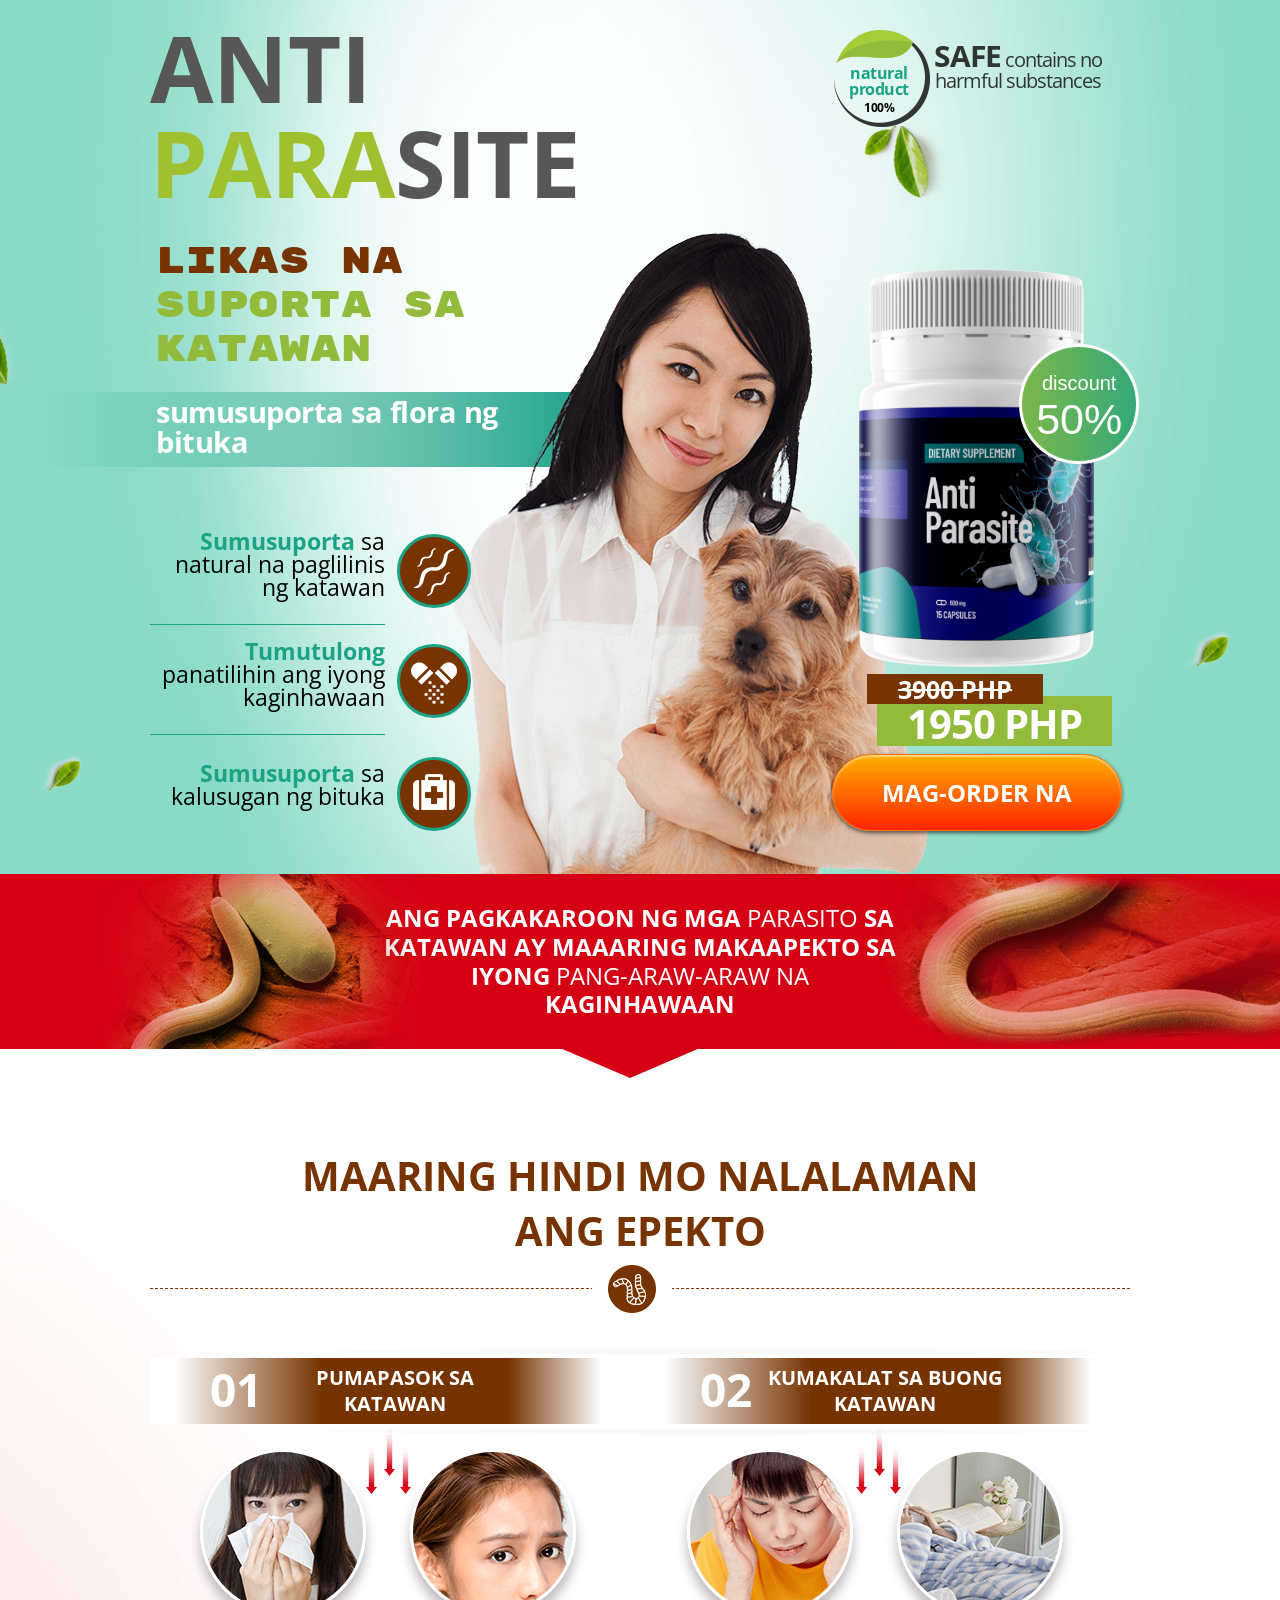
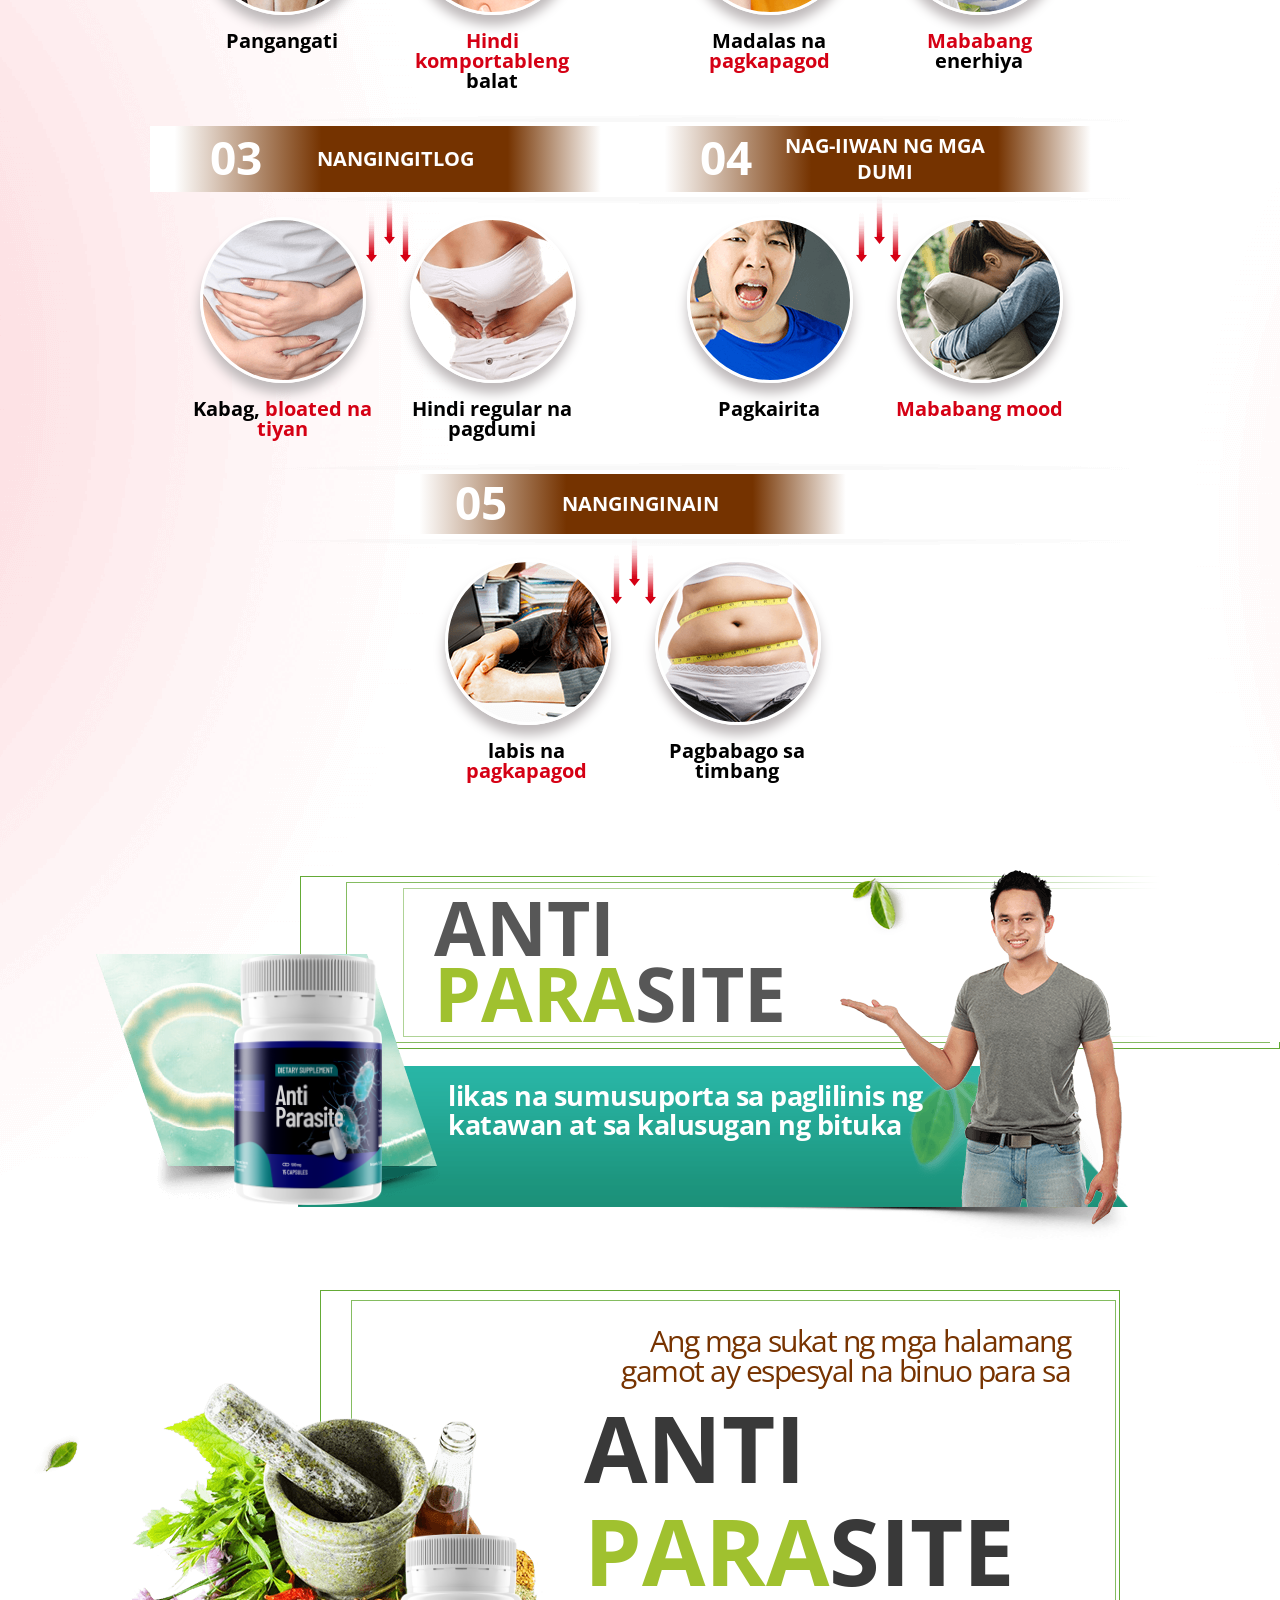
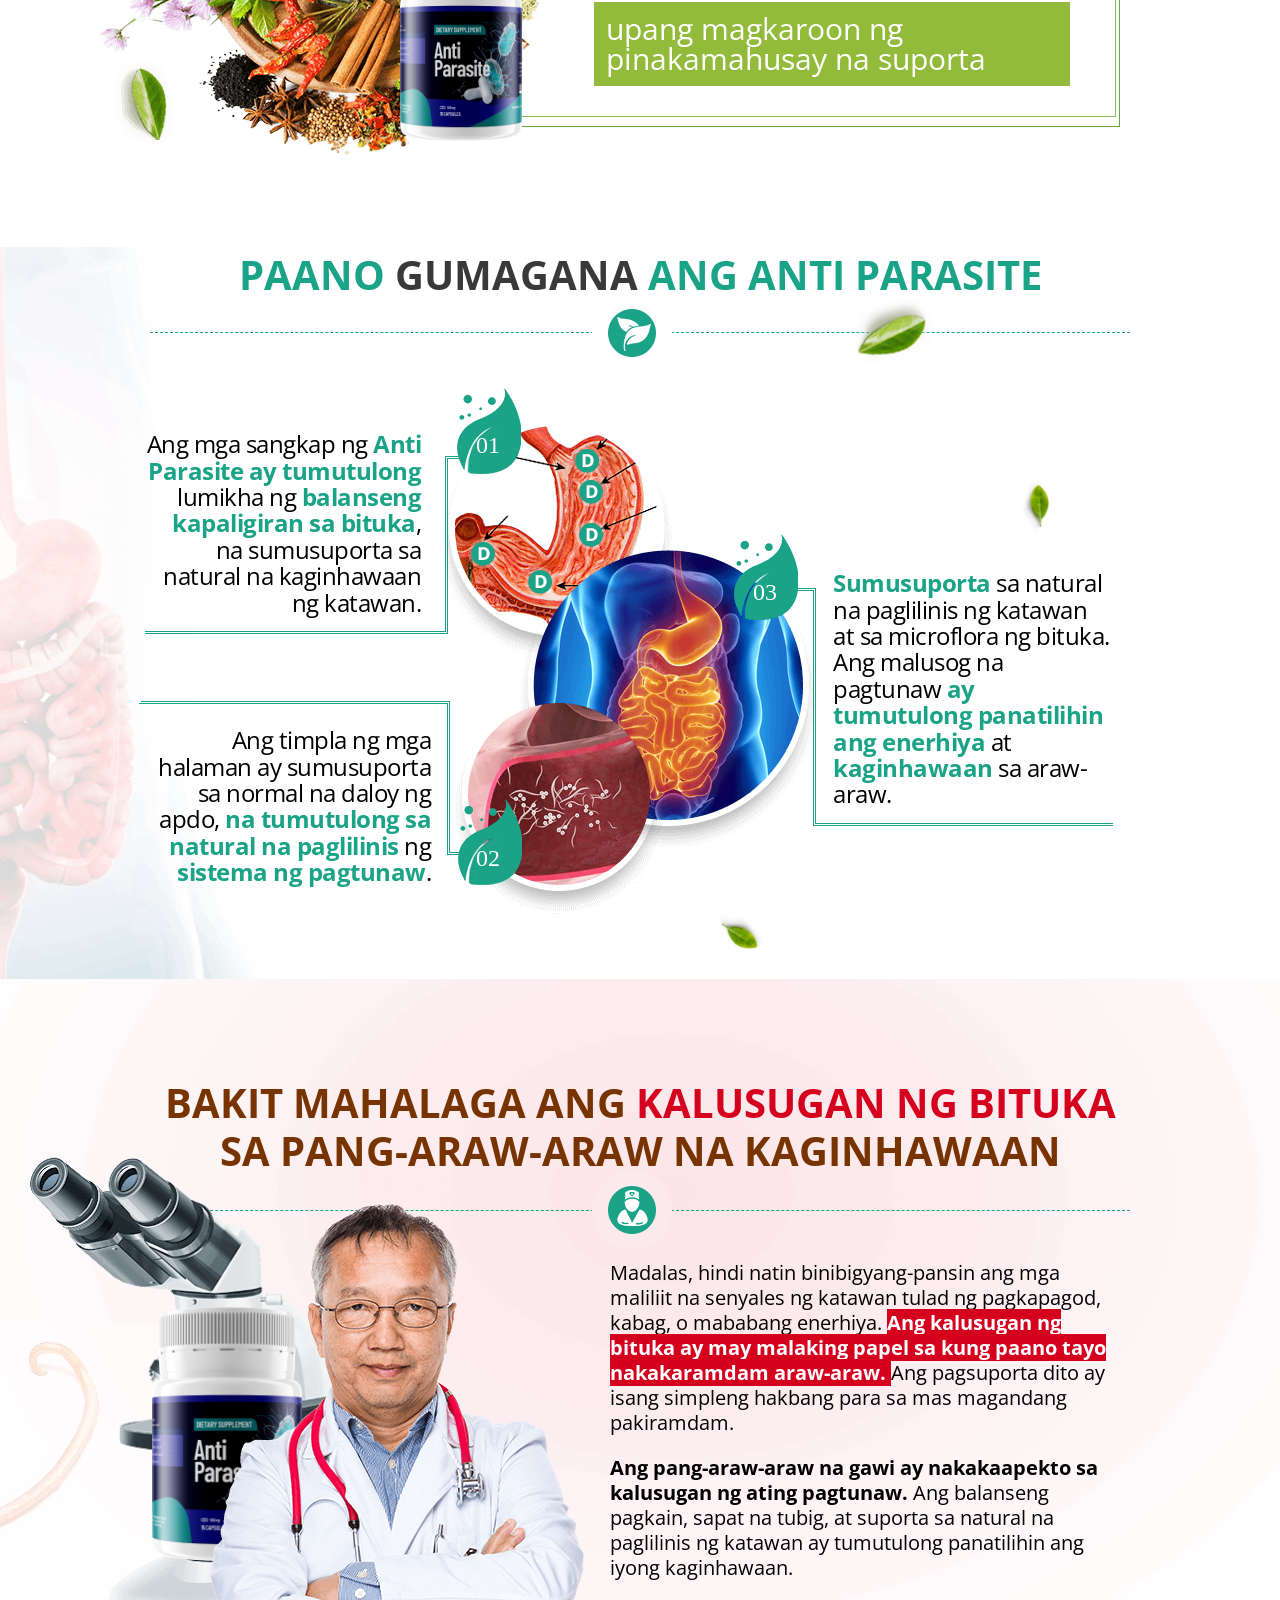
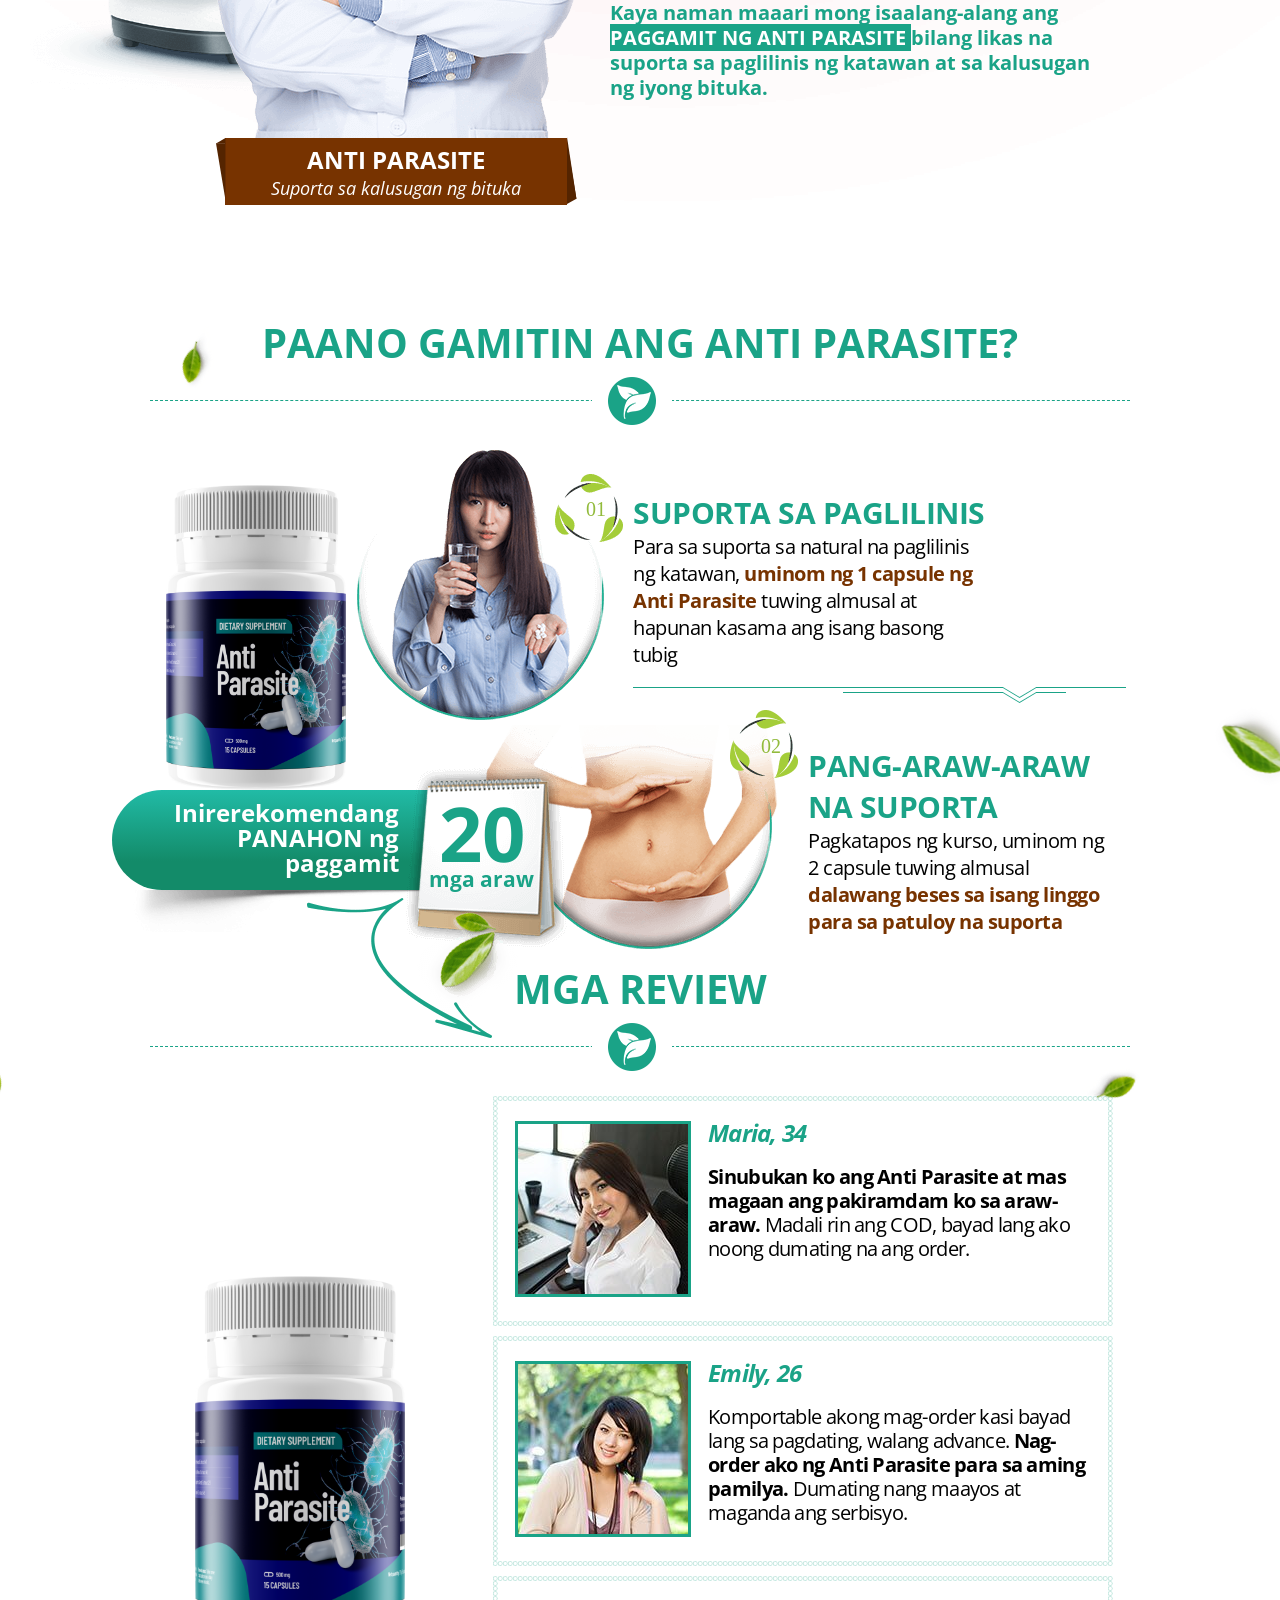
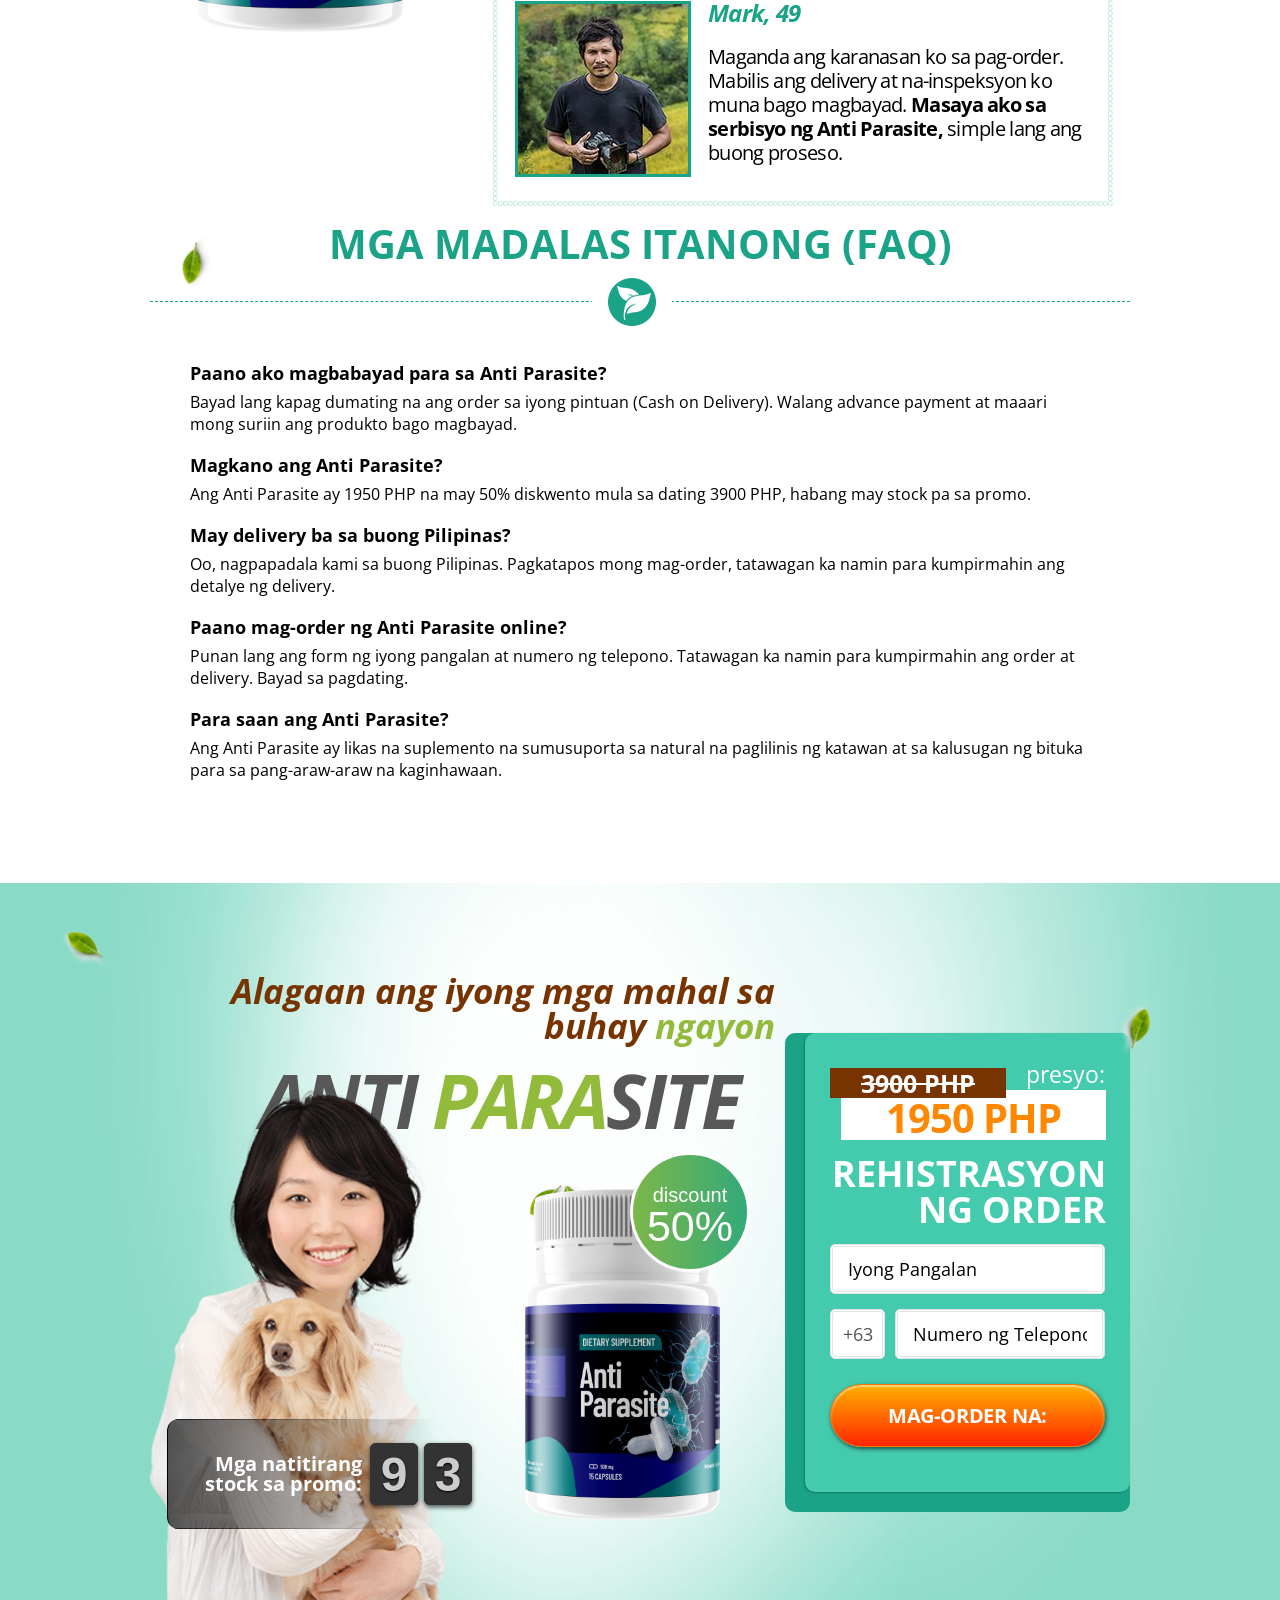
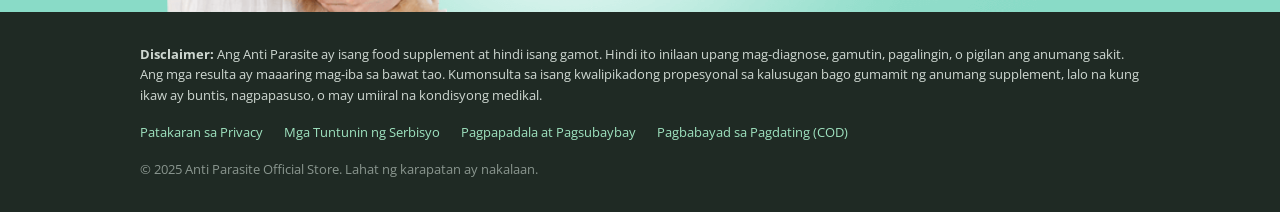
<file: index.html>
<!DOCTYPE html>
<html lang="fil-PH">

<head>
    <meta charset="utf-8">
    <meta content="width=device-width,initial-scale=1" name="viewport">
    <meta name="google-site-verification" content="OZ9y92gjrVGx7BCZrwjEiJqnUBSMea5Pd7iJuMbMOGk" />

    <!-- ===== SEO BASE ===== -->
    <title>Anti Parasite Philippines | Suporta sa Paglilinis ng Katawan - COD</title>
    <meta name="description" content="Anti Parasite - likas na suporta sa paglilinis ng katawan. 1950 PHP (-50%). Bayad lang kapag dumating na (COD). Suriin bago magbayad. Mag-order online ngayon.">
    <meta name="keywords" content="anti parasite, anti parasite philippines, anti parasite COD, anti parasite presyo, panglinis ng katawan, body cleanse philippines, bayad sa pagdating">
    <meta name="robots" content="index, follow">
    <meta name="author" content="Anti Parasite Official Store">
    <link rel="canonical" href="https://antiparasite-ph.vercel.app/">

    <!-- ===== OPEN GRAPH ===== -->
    <meta property="og:type" content="product">
    <meta property="og:title" content="Anti Parasite Philippines | Likas na Suporta sa Katawan">
    <meta property="og:description" content="1950 PHP (-50%). Bayad lang kapag dumating na (COD). Suriin bago magbayad. Mag-order ngayon.">
    <meta property="og:url" content="https://antiparasite-ph.vercel.app/">
    <meta property="og:image" content="https://antiparasite-ph.vercel.app/img/5_product.png">
    <meta property="og:locale" content="fil_PH">
    <meta property="og:site_name" content="Anti Parasite">

    <!-- ===== TWITTER CARD ===== -->
    <meta name="twitter:card" content="summary_large_image">
    <meta name="twitter:title" content="Anti Parasite Philippines - COD">
    <meta name="twitter:description" content="1950 PHP (-50%). Bayad lang kapag dumating na. Suriin bago magbayad.">
    <meta name="twitter:image" content="https://antiparasite-ph.vercel.app/img/5_product.png">

    <link rel="shortcut icon" href="img/favicon.png" type="image/x-icon">

    <!-- ===== PERFORMANCE ===== -->
    <link rel="preconnect" href="https://fonts.googleapis.com">
    <link rel="preconnect" href="https://fonts.gstatic.com" crossorigin>
    <link rel="dns-prefetch" href="https://fonts.googleapis.com">
    <link rel="dns-prefetch" href="https://fonts.gstatic.com">
    <link rel="preload" as="image" href="img/5_product.png">

    <link href="https://fonts.googleapis.com/css?family=Open+Sans:400,700|Rubik+Mono+One" rel="stylesheet">
    <link href="css/style.css" rel="stylesheet">
    <link href="css/flipclock1.css" rel="stylesheet">
    <link href="css/adaptiv.css" rel="stylesheet">
    <link href="css/slick.css" rel="stylesheet">
    <style>.blockRedLine3103 {display: none !important; }</style>

    <!-- ===== SCHEMA MARKUP (JSON-LD @graph) ===== -->
    <script type="application/ld+json">
    {
      "@context": "https://schema.org",
      "@graph": [
        {
          "@type": "Product",
          "name": "Anti Parasite",
          "image": "https://antiparasite-ph.vercel.app/img/5_product.png",
          "description": "Anti Parasite ay likas na suplemento na sumusuporta sa natural na paglilinis ng katawan at sa kalusugan ng bituka. Available sa Pilipinas na may Cash on Delivery.",
          "brand": {
            "@type": "Brand",
            "name": "Anti Parasite"
          },
          "offers": {
            "@type": "Offer",
            "url": "https://antiparasite-ph.vercel.app/",
            "priceCurrency": "PHP",
            "price": "1950",
            "availability": "https://schema.org/InStock",
            "itemCondition": "https://schema.org/NewCondition"
          },
          "aggregateRating": {
            "@type": "AggregateRating",
            "ratingValue": "4.8",
            "reviewCount": "1283"
          },
          "review": [
            {
              "@type": "Review",
              "author": { "@type": "Person", "name": "Maria" },
              "reviewRating": { "@type": "Rating", "ratingValue": "5", "bestRating": "5" },
              "reviewBody": "Sinubukan ko ang Anti Parasite at mas magaan ang pakiramdam ko sa araw-araw. Madali ang COD, bayad lang ako noong dumating na."
            },
            {
              "@type": "Review",
              "author": { "@type": "Person", "name": "Emily" },
              "reviewRating": { "@type": "Rating", "ratingValue": "5", "bestRating": "5" },
              "reviewBody": "Komportable akong mag-order kasi bayad sa pagdating. Dumating nang maayos at maganda ang serbisyo."
            },
            {
              "@type": "Review",
              "author": { "@type": "Person", "name": "Mark" },
              "reviewRating": { "@type": "Rating", "ratingValue": "4", "bestRating": "5" },
              "reviewBody": "Maganda ang karanasan ko. Mabilis ang delivery at bayad lang ako pagkatanggap ng produkto."
            }
          ]
        },
        {
          "@type": "Organization",
          "name": "Anti Parasite Official Store",
          "url": "https://antiparasite-ph.vercel.app/",
          "logo": "https://antiparasite-ph.vercel.app/img/5_product.png"
        },
        {
          "@type": "WebSite",
          "name": "Anti Parasite Philippines",
          "url": "https://antiparasite-ph.vercel.app/",
          "inLanguage": "fil"
        },
        {
          "@type": "BreadcrumbList",
          "itemListElement": [
            {
              "@type": "ListItem",
              "position": 1,
              "name": "Home",
              "item": "https://antiparasite-ph.vercel.app/"
            },
            {
              "@type": "ListItem",
              "position": 2,
              "name": "Anti Parasite",
              "item": "https://antiparasite-ph.vercel.app/"
            }
          ]
        },
        {
          "@type": "FAQPage",
          "mainEntity": [
            {
              "@type": "Question",
              "name": "Paano ako magbabayad para sa Anti Parasite?",
              "acceptedAnswer": {
                "@type": "Answer",
                "text": "Bayad lang kapag dumating na ang order sa iyong pintuan (Cash on Delivery). Walang advance payment at maaari mong suriin ang produkto bago magbayad."
              }
            },
            {
              "@type": "Question",
              "name": "Magkano ang Anti Parasite?",
              "acceptedAnswer": {
                "@type": "Answer",
                "text": "Ang Anti Parasite ay 1950 PHP na may 50% diskwento mula sa dating 3900 PHP, habang may stock pa sa promo."
              }
            },
            {
              "@type": "Question",
              "name": "May delivery ba sa buong Pilipinas?",
              "acceptedAnswer": {
                "@type": "Answer",
                "text": "Oo, nagpapadala kami sa buong Pilipinas. Pagkatapos mong mag-order, tatawagan ka namin para kumpirmahin ang detalye ng delivery."
              }
            },
            {
              "@type": "Question",
              "name": "Paano mag-order ng Anti Parasite online?",
              "acceptedAnswer": {
                "@type": "Answer",
                "text": "Punan lang ang form ng iyong pangalan at numero ng telepono. Tatawagan ka namin para kumpirmahin ang order at delivery. Bayad sa pagdating."
              }
            },
            {
              "@type": "Question",
              "name": "Para saan ang Anti Parasite?",
              "acceptedAnswer": {
                "@type": "Answer",
                "text": "Ang Anti Parasite ay likas na suplemento na sumusuporta sa natural na paglilinis ng katawan at sa kalusugan ng bituka para sa pang-araw-araw na kaginhawaan."
              }
            }
          ]
        }
      ]
    }
    </script>

    <script type="text/javascript" src="script_land.js" defer></script>
<script type="text/javascript">
    (function(c,l,a,r,i,t,y){
        c[a]=c[a]||function(){(c[a].q=c[a].q||[]).push(arguments)};
        t=l.createElement(r);t.async=1;t.src="https://www.clarity.ms/tag/"+i;
        y=l.getElementsByTagName(r)[0];y.parentNode.insertBefore(t,y);
    })(window, document, "clarity", "script", "xb6k44csdq");
</script>

 <script defer
  data-tag="CDB2WaM9YJQWOk8DmejgqO"
  src="https://cdn.cckdl.com/js/base.min.js">
</script>   

    <!-- Google tag (gtag.js) -->
<script async src="https://www.googletagmanager.com/gtag/js?id=AW-17617394771"></script>
<script>
  window.dataLayer = window.dataLayer || [];
  function gtag(){dataLayer.push(arguments);}
  gtag('js', new Date());

  gtag('config', 'AW-17617394771');
</script>
</head>

<body>
    <section class="section_first">
        <div class="limit">
            <div class="left_wrap">
                <div class="logo">Anti <span>Para</span>site</div>
            </div>
            <div class="right_wrap">
                <div class="prod_natural">
                    <div class="icon">
                        <span> natural product</span>
                        <span>100%</span>
                    </div>
                    <span><b>safe</b> contains no harmful substances </span>
                </div>
            </div>
            <div class="container">
                <div class="left-cell">
                    <div class="slogan">
                        <div>
                            <p>Likas na <span> suporta sa katawan </span></p>
                        </div>
                    </div>
                    <div class="green_walper">
                        <p> sumusuporta sa flora ng bituka </p>
                    </div>
                    <div class="problems">
                        <p><span> Sumusuporta </span> sa natural na paglilinis ng katawan </p>
                        <p><span> Tumutulong </span> panatilihin ang iyong kaginhawaan </p>
                        <p><span> Sumusuporta </span> sa kalusugan ng bituka </p>
                    </div>
                </div>
                <div class="right-cell">
                    <div class="right_wrap_block">
                        <div class="prod_wrap">
                            <img class="image-web" src="img/5_product.png" width="260" alt="Anti Parasite product">
                            <img class="image-mob" src="img/1_product-mob.png" alt="Anti Parasite product">
                        </div>
                        <div class="sale">
                            <span> discount </span>
                            <span> 50% </span>
                        </div>
                        <div class="price_place">
                            <div class="praces">
                                <span class="old_price al-cost-promo">€</span>
                                <span class="new_price al-cost">€</span>
                            </div>
                            <div class="btn_shadow">
                                <button class="btn toform"> Mag-order na</button>
                            </div>
                        </div>
                    </div>
                </div>
            </div>
        </div>
    </section>
    <section class="section_two">
        <div class="limit">
            <div class="text">
                <b>ANG PAGKAKAROON NG MGA</b> PARASITO <b>SA KATAWAN AY MAAARING MAKAAPEKTO SA IYONG</b> PANG-ARAW-ARAW NA
                <b>KAGINHAWAAN</b>
            </div>
        </div>
    </section>
    <section class="section_three">
        <div class="limit">
            <div class="header_three">
                <span> MAARING HINDI MO NALALAMAN ANG <b>EPEKTO</b> </span>
            </div>
            <div class="body_three">
                <div class="section_three_punkts">
                    <div class="punkts-content">
                        <div class="before">01</div>
                        <span> PUMAPASOK SA KATAWAN </span>
                    </div>
                    <div class="punkts-content-img image-mob">
                        <div>
                            <div>
                                <span class="punkt-one"></span>
                                <p> Pangangati </p>
                            </div>
                            <div>
                                <span class="punkt-two"></span>
                                <p><b>Hindi komportableng</b> balat </p>
                            </div>
                        </div>
                    </div>
                    <div class="punkts-content">
                        <div class="before">02</div>
                        <span> KUMAKALAT SA BUONG KATAWAN </span>
                    </div>
                </div>
                <div class="punkts-content-img">
                    <div class="image-web">
                        <div>
                            <span class="punkt-one">
                            </span>
                            <p> Pangangati </p>
                        </div>
                        <div>
                            <span class="punkt-two"></span>
                            <p><b>Hindi komportableng</b> balat </p>
                        </div>
                    </div>
                    <div class="last_div">
                        <div>
                            <span class="punkt-one"></span>
                            <p> Madalas na <b>pagkapagod</b></p>
                        </div>
                        <div>
                            <span class="punkt-two"></span>
                            <p><b>Mababang</b> enerhiya </p>
                        </div>
                    </div>
                </div>
            </div>
            <div class="body_three">
                <div class="section_three_punkts">
                    <div class="punkts-content">
                        <div class="before">03
                        </div>
                        <span> NANGINGITLOG </span>
                    </div>
                    <div class="punkts-content-img image-mob">
                        <div>
                            <div>
                                <span class="punkt-one"></span>
                                <p> Kabag, <b>bloated na tiyan</b></p>
                            </div>
                            <div>
                                <span class="punkt-two"></span>
                                <p> Hindi regular na pagdumi </p>
                            </div>
                        </div>
                    </div>
                    <div class="punkts-content">
                        <div class="before">04</div>
                        <span> NAG-IIWAN NG MGA DUMI </span>
                    </div>
                </div>
                <div class="punkts-content-img">
                    <div class="image-web">
                        <div>
                            <span class="punkt-one"></span>
                            <p> Kabag, <b>bloated na tiyan</b></p>
                        </div>
                        <div>
                            <span class="punkt-two"></span>
                            <p> Hindi regular na pagdumi </p>
                        </div>
                    </div>
                    <div class="last_div">
                        <div>
                            <span class="punkt-one"></span>
                            <p> Pagkairita </p>
                        </div>
                        <div>
                            <span class="punkt-two"></span>
                            <p><b>Mababang mood</b></p>
                        </div>
                    </div>
                </div>
            </div>
            <div class="body_three">
                <div class="section_three_punkts">
                    <div class="punkts-content">
                        <div class="before">05</div>
                        <span> NANGINGINAIN </span>
                    </div>
                </div>
                <div class="punkts-content-img">
                    <div>
                        <div>
                            <span class="punkt-one"></span>
                            <p> labis na <b>pagkapagod</b></p>
                        </div>
                        <div>
                            <span class="punkt-two"></span>
                            <p> Pagbabago sa timbang </p>
                        </div>
                    </div>
                </div>
            </div>
        </div>
        <div class="limit">
            <div class="footer_three">
                <div class="green_block">
                    <div class="logo">
                        Anti <span>Para</span>site
                    </div>
                </div>
            </div>
            <div class="green_block-info">
                <div class="green_block-info-text">
                    <div class="green_lable"></div>
                    <span> likas na sumusuporta sa paglilinis ng katawan at sa kalusugan ng bituka </span>
                </div>
            </div>
        </div>
    </section>
    <section class="section_five">
        <div class="limit">
            <div class="header_five">
                <div class="green_block">
                    <div> Ang mga sukat ng mga halamang gamot ay espesyal na binuo para sa
                    </div>
                    <div class="logo">Anti <span>Para</span>site</div>
                    <p> upang magkaroon ng pinakamahusay na suporta </p>
                </div>
            </div>
        </div>
    </section>
    <section class="section_six">
        <div class="limit">
            <div class="header_six">
                <span> Paano <b>gumagana</b> ang Anti Parasite </span>
            </div>
            <div class="section_six_blocks">
                <div class="body_six">
                    <img alt="Hakbang 1" class="image-web" src="img/4_img_1.png">
                    <img alt="Hakbang 1" class="image-mob" src="img/4_img_1-mob.png">
                    <div class="body_six_number image-web">01
                    </div>
                    <div class="body_six_number image-mob">1
                    </div>
                    <span class="body_six_text">
                        Ang mga sangkap ng <b>Anti Parasite ay tumutulong</b> lumikha ng <b>balanseng kapaligiran sa bituka</b>, na sumusuporta sa natural na kaginhawaan ng katawan.
                    </span>
                </div>
                <div class="body_six">
                    <img alt="Hakbang 2" class="image-web" src="img/4_img_2.png">
                    <img alt="Hakbang 2" class="image-mob" src="img/4_img_2-mob.png">
                    <div class="body_six_number image-web">02</div>
                    <div class="body_six_number image-mob">2</div>
                    <span class="body_six_text">
                        Ang timpla ng mga halaman ay sumusuporta sa normal na daloy ng apdo, <b>na tumutulong sa natural na paglilinis</b> ng <b>sistema ng pagtunaw</b>.
                    </span>
                </div>
            </div>
            <div class="last_block">
                <div class="body_six-right">
                    <img alt="Hakbang 3" class="image-web" src="img/4_img_3.png">
                    <img alt="Hakbang 3" class="image-mob" src="img/4_img_3-mob.png">
                    <div class="body_six_number image-web">03
                    </div>
                    <div class="body_six_number image-mob">3
                    </div>
                    <span class="body_six_text">
                        <b>Sumusuporta</b> sa natural na paglilinis ng katawan at sa microflora ng bituka. Ang malusog na pagtunaw <b>ay tumutulong panatilihin ang enerhiya</b> at <b>kaginhawaan</b> sa araw-araw.
                    </span>
                </div>
            </div>
        </div>
    </section>
    <section class="section_seven">
        <div class="limit">
            <div class="header_seven">
                <span>Bakit mahalaga ang <b>kalusugan ng bituka</b> sa pang-araw-araw na kaginhawaan </span>
            </div>
            <div class="body_seven">
                <img alt="Kalusugan ng bituka" class="doctor" src="img/5_doctor.png">
                <div class="fio">
                    <div class="wrapper">
                        <svg class="header__angle__svg" preserveAspectRatio="none" version="1.1" viewBox="0 0 100 100" xml:space="preserve">
                            <polygon class="first__triangle" points="92,0 92,8.2 0,8.2 ">
                            </polygon>
                            <polygon class="last__triangle" points="92,8  92,92 0,8">
                            </polygon>
                        </svg>
                    </div>
                    <div> Anti Parasite</div>
                    <div><i> Suporta sa kalusugan ng bituka </i></div>
                    <div class="wrapper">
                        <svg class="header__angle__svg" preserveAspectRatio="none" version="1.1" viewBox="0 0 100 100" xml:space="preserve">
                            <polygon class="first__triangle" points="0,0  92,92.2  0,92.2">
                            </polygon>
                            <polygon class="last__triangle" points="0,7.8  92,92.2  0,100">
                            </polygon>
                        </svg>
                    </div>
                </div>
                <div class="body_seven-img">
                    <img alt="Anti Parasite" src="img/5_product.png">
                </div>
                <div class="body_seven_right_block">
                    <p> Madalas, hindi natin binibigyang-pansin ang mga maliliit na senyales ng katawan tulad ng pagkapagod, kabag, o mababang enerhiya.
                        <span> Ang kalusugan ng bituka ay may malaking papel sa kung paano tayo nakakaramdam araw-araw. </span> Ang pagsuporta dito ay isang simpleng hakbang para sa mas magandang pakiramdam.
                    </p>
                    <p>
                        <strong> Ang pang-araw-araw na gawi ay nakakaapekto sa kalusugan ng ating pagtunaw. </strong> Ang balanseng pagkain, sapat na tubig, at suporta sa natural na paglilinis ng katawan ay tumutulong panatilihin ang iyong kaginhawaan.
                    </p>
                    <p> Kaya naman maaari mong isaalang-alang ang
                        <span> paggamit ng Anti Parasite </span> bilang likas na suporta sa paglilinis ng katawan at sa kalusugan ng iyong bituka.
                    </p>
                </div>
            </div>
        </div>
    </section>
    <section class="section_eight">
        <div class="limit">
            <div class="header_eight">
                <span> Paano gamitin ang <b>Anti Parasite?</b></span>
            </div>
            <div class="body_eight">
                <div class="body_eight_left_block image-web">
                    <img alt="Anti Parasite" class="product" src="img/5_product.png">
                    <div class="body_eight_green_block">
                        <span> Inirerekomendang <b>panahon</b> ng paggamit </span>
                    </div>
                    <div class="calendar_text">
                        <p>20</p>mga araw
                    </div>
                </div>
                <div class="body_eight_right_block">
                    <div class="section_eight_wrap_box">
                        <img alt="Hakbang 1" class="image-web" src="img/6_foto_1.png">
                        <span>01
                        </span>
                        <div>
                            <p> Suporta sa Paglilinis </p>
                            <p> Para sa suporta sa natural na paglilinis ng katawan,
                                <b>uminom ng 1 capsule ng Anti Parasite</b> tuwing almusal at hapunan kasama ang isang basong tubig
                            </p>
                        </div>
                    </div>
                    <div class="section_eight_wrap_box">
                        <img alt="Hakbang 2" class="image-web" src="img/6_foto_2.png">
                        <span>02
                        </span>
                        <div>
                            <p> Pang-araw-araw na Suporta </p>
                            <p> Pagkatapos ng kurso, uminom ng 2 capsule tuwing almusal
                                <b>dalawang beses sa isang linggo para sa patuloy na suporta</b>
                            </p>
                        </div>
                    </div>
                </div>
                <div class="body_eight_left_block image-mob">
                    <img alt="Anti Parasite" class="product" src="img/5_product.png">
                    <div class="body_eight_green_block">
                        <span> Inirerekomendang <b>panahon</b> ng paggamit </span>
                    </div>
                    <div class="calendar_text">
                        <p>20</p> mga araw
                    </div>
                </div>
            </div>
        </div>
    </section>
    <section class="section_nine">
        <div class="limit">
            <div class="header_eight">
                <span>Mga Review</span>
            </div>
            <div class="body_nine">
                <div class="body_nine_left_block">
                    <img alt="Anti Parasite" class="product" src="img/5_product.png">
                </div>
                <div class="body_nine_right_block image-web">
                    <div class="block_responces">
                        <div class="block_responces_background">
                            <div class="block_ava">
                            </div>
                            <p class="block_name"> Maria, 34 </p>
                            <p> <strong> Sinubukan ko ang Anti Parasite at mas magaan ang pakiramdam ko sa araw-araw. </strong>
                                Madali rin ang COD, bayad lang ako noong dumating na ang order. </p>
                        </div>
                    </div>
                    <div class="block_responces">
                        <div class="block_responces_background">
                            <div class="block_ava">
                            </div>
                            <p class="block_name"> Emily, 26 </p>
                            <p> Komportable akong mag-order kasi bayad lang sa pagdating, walang advance.
                                <strong> Nag-order ako ng Anti Parasite para sa aming pamilya. </strong> Dumating nang maayos at maganda ang serbisyo.
                            </p>
                        </div>
                    </div>
                    <div class="block_responces">
                        <div class="block_responces_background">
                            <div class="block_ava">
                            </div>
                            <p class="block_name"> Mark, 49 </p>
                            <p> Maganda ang karanasan ko sa pag-order. Mabilis ang delivery at na-inspeksyon ko muna bago magbayad.
                                <strong> Masaya ako sa serbisyo ng Anti Parasite, </strong> simple lang ang buong proseso.
                            </p>
                        </div>
                    </div>
                </div>
                <div class="body_nine_right_block reviews-list image-mob">
                    <div class="block_responces reviews_1">
                        <div class="block_responces_background">
                            <div class="block_ava">
                                <img alt="Maria" src="img/7_foto1.jpg">
                            </div>
                            <p class="block_name"> Maria, 34 </p>
                            <p> <strong> Sinubukan ko ang Anti Parasite at mas magaan ang pakiramdam ko sa araw-araw. </strong>
                                Madali rin ang COD, bayad lang ako noong dumating na ang order. </p>
                        </div>
                    </div>
                    <div class="block_responces reviews_2">
                        <div class="block_responces_background">
                            <div class="block_ava">
                                <img alt="Emily" src="img/7_foto2.jpg">
                            </div>
                            <p class="block_name"> Emily, 26 </p>
                            <p> Komportable akong mag-order kasi bayad lang sa pagdating, walang advance.
                                <strong> Nag-order ako ng Anti Parasite para sa aming pamilya. </strong> Dumating nang maayos at maganda ang serbisyo.
                            </p>
                        </div>
                    </div>
                    <div class="block_responces reviews_3">
                        <div class="block_responces_background">
                            <div class="block_ava">
                                <img alt="Mark" src="img/7_foto3.jpg">
                            </div>
                            <p class="block_name"> Mark, 49 </p>
                            <p> Maganda ang karanasan ko sa pag-order. Mabilis ang delivery at na-inspeksyon ko muna bago magbayad.
                                <strong> Masaya ako sa serbisyo ng Anti Parasite, </strong> simple lang ang buong proseso.
                            </p>
                        </div>
                    </div>
                </div>
            </div>
        </div>
    </section>

    <!-- ===== AEO FAQ (100% identical sa Schema FAQPage) ===== -->
    <section class="section_faq">
        <div class="limit">
            <div class="header_eight">
                <span>Mga Madalas Itanong (FAQ)</span>
            </div>
            <div class="faq_body" style="max-width:900px;margin:0 auto;padding:10px 16px;">
                <div class="faq_item" style="margin-bottom:18px;">
                    <h3 style="margin:0 0 6px;font-size:18px;">Paano ako magbabayad para sa Anti Parasite?</h3>
                    <p style="margin:0;">Bayad lang kapag dumating na ang order sa iyong pintuan (Cash on Delivery). Walang advance payment at maaari mong suriin ang produkto bago magbayad.</p>
                </div>
                <div class="faq_item" style="margin-bottom:18px;">
                    <h3 style="margin:0 0 6px;font-size:18px;">Magkano ang Anti Parasite?</h3>
                    <p style="margin:0;">Ang Anti Parasite ay 1950 PHP na may 50% diskwento mula sa dating 3900 PHP, habang may stock pa sa promo.</p>
                </div>
                <div class="faq_item" style="margin-bottom:18px;">
                    <h3 style="margin:0 0 6px;font-size:18px;">May delivery ba sa buong Pilipinas?</h3>
                    <p style="margin:0;">Oo, nagpapadala kami sa buong Pilipinas. Pagkatapos mong mag-order, tatawagan ka namin para kumpirmahin ang detalye ng delivery.</p>
                </div>
                <div class="faq_item" style="margin-bottom:18px;">
                    <h3 style="margin:0 0 6px;font-size:18px;">Paano mag-order ng Anti Parasite online?</h3>
                    <p style="margin:0;">Punan lang ang form ng iyong pangalan at numero ng telepono. Tatawagan ka namin para kumpirmahin ang order at delivery. Bayad sa pagdating.</p>
                </div>
                <div class="faq_item" style="margin-bottom:18px;">
                    <h3 style="margin:0 0 6px;font-size:18px;">Para saan ang Anti Parasite?</h3>
                    <p style="margin:0;">Ang Anti Parasite ay likas na suplemento na sumusuporta sa natural na paglilinis ng katawan at sa kalusugan ng bituka para sa pang-araw-araw na kaginhawaan.</p>
                </div>
            </div>
        </div>
    </section>

    <section class="secton_ten">
        <div class="limit">
            <div class="header_ten">
                <div class="logo image-mob">
                    Anti <span>Para</span>site
                </div>
                <div class="secton_ten_title_right">
                    Alagaan ang iyong mga mahal sa buhay <span> ngayon </span>
                    <div class="logo image-web">
                        Anti <span>Para</span>site
                    </div>
                </div>
            </div>
            <div class="content_ten">
                <div class="form_block">
                    <div class="form_block_img">
                        <img class="image-web" src="img/5_product.png" alt="Anti Parasite">
                        <img class="image-mob" src="img/1_product-mob.png" alt="Anti Parasite">
                    </div>
                    <div class="sale">
                        <span> discount
                        </span>
                        <span> 50%
                        </span>
                    </div>
                    <div class="form_block_form">
                        <div class="form_background">
                            <div class="praces">
                                <span class="word_price"> presyo:
                                </span>
                                <span class="old_price al-cost-promo">€</span>
                                <span class="new_price al-cost">€</span>
                            </div>
                            <span class="form_block_form_title"> rehistrasyon ng order </span>
                            <form action="/land/order" class="form al-form" id="order_form" method="POST"><select class="al-country" name="country" style="display:none"></select>
                                <div class="input-wrapper">
                                    <input class="custom-input" name="name" placeholder="Iyong Pangalan" type="text" required="true">
                                </div>
                                <div class="phone-code">
                                    <input class="custom-input" type="text" name="areacode" value="+63" disabled="disabled">
                                    <div class="input-wrapper">
                                        <input class="custom-input" type="tel" name="phone" id="phone" placeholder="Numero ng Telepono" required>
                                        <label for="phone"></label>
                                    </div>
                                </div>
                                <div class="btn_shadow">
                                    <button class="btn js_submit btn_animation" type="submit"> Mag-order na:</button>
                                </div>
                            </form>
                        </div>
                    </div>
                </div>
                <div class="section_fourteen_bg_girl">
                    <img src="img/8_foto.png" alt="Anti Parasite">
                </div>
                <div class="section_ten_gradient">
                    <div class="section_ten_bottom">
                        <div class="section_time">
                            <span> Mga natitirang stock sa promo: </span>
                            <div class="clock">
                            </div>
                        </div>
                    </div>
                </div>
            </div>
        </div>
    </section>

    <!-- ===== COMPLIANCE FOOTER (E-E-A-T) ===== -->
    <footer style="background:#1f2a24;color:#cfd8d2;padding:32px 16px;font-size:13px;line-height:1.6;">
        <div style="max-width:1000px;margin:0 auto;">
            <p style="margin:0 0 16px;">
                <strong>Disclaimer:</strong> Ang Anti Parasite ay isang food supplement at hindi isang gamot. Hindi ito inilaan upang mag-diagnose, gamutin, pagalingin, o pigilan ang anumang sakit. Ang mga resulta ay maaaring mag-iba sa bawat tao. Kumonsulta sa isang kwalipikadong propesyonal sa kalusugan bago gumamit ng anumang supplement, lalo na kung ikaw ay buntis, nagpapasuso, o may umiiral na kondisyong medikal.
            </p>
            <nav style="margin:16px 0;">
                <a href="privacy-policy.html" style="color:#9fe3c0;margin-right:18px;text-decoration:none;">Patakaran sa Privacy</a>
                <a href="terms.html" style="color:#9fe3c0;margin-right:18px;text-decoration:none;">Mga Tuntunin ng Serbisyo</a>
                <a href="shipping.html" style="color:#9fe3c0;margin-right:18px;text-decoration:none;">Pagpapadala at Pagsubaybay</a>
                <a href="cod-payment.html" style="color:#9fe3c0;text-decoration:none;">Pagbabayad sa Pagdating (COD)</a>
            </nav>
            <p style="margin:8px 0 0;color:#8a968f;">© 2025 Anti Parasite Official Store. Lahat ng karapatan ay nakalaan.</p>
        </div>
    </footer>

    <script src="js/jquery.js"></script>
    <script defer="" src="js/flipclock.js"></script>
    <script defer="" src="js/slick.js"></script>
    <script defer="" src="js/main.js"></script>
    <script src="/tl-validator.js?country=ph&lang=en&label=false"></script>
</body>

</html>
</file>
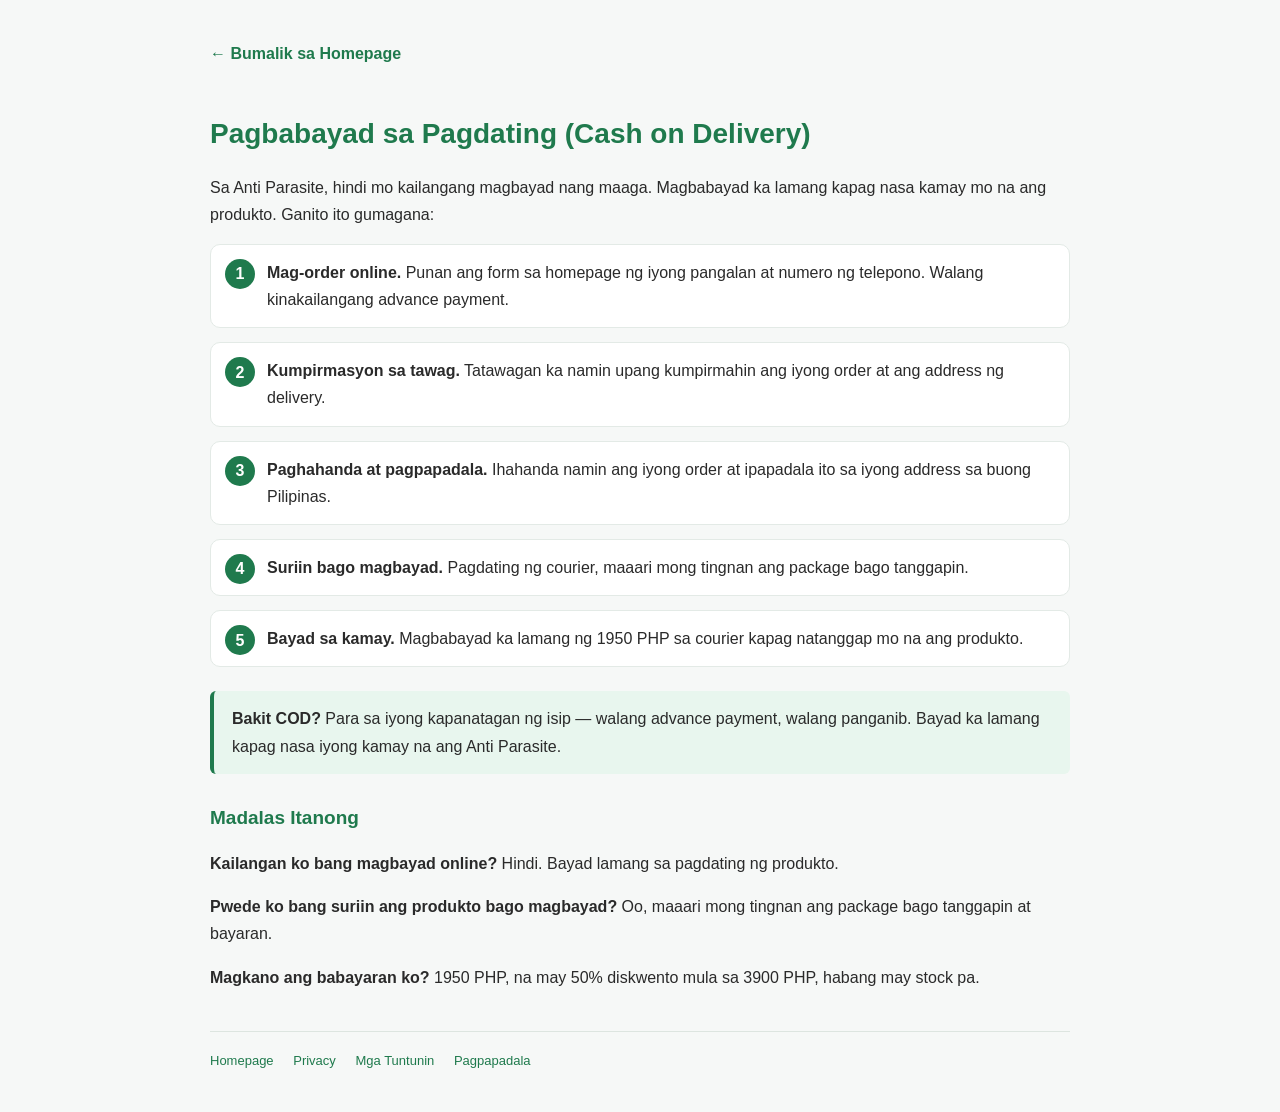
<file: cod-payment.html>
<!DOCTYPE html>
<html lang="fil-PH">
<head>
<meta charset="utf-8">
<meta name="viewport" content="width=device-width,initial-scale=1">
<title>Pagbabayad sa Pagdating (COD) | Anti Parasite</title>
<meta name="robots" content="index, follow">
<style>
  body{font-family:'Open Sans',Arial,sans-serif;color:#2a2a2a;line-height:1.7;margin:0;background:#f6f8f7;}
  .wrap{max-width:860px;margin:0 auto;padding:40px 20px;}
  h1{color:#1f7a4d;font-size:28px;margin-bottom:8px;}
  h2{color:#1f7a4d;font-size:19px;margin-top:28px;}
  a.back{display:inline-block;margin-bottom:24px;color:#1f7a4d;text-decoration:none;font-weight:700;}
  ol.steps{counter-reset:s;list-style:none;padding:0;}
  ol.steps li{position:relative;padding:14px 14px 14px 56px;margin-bottom:14px;background:#fff;border:1px solid #e3eae6;border-radius:10px;}
  ol.steps li:before{counter-increment:s;content:counter(s);position:absolute;left:14px;top:14px;width:30px;height:30px;background:#1f7a4d;color:#fff;border-radius:50%;display:flex;align-items:center;justify-content:center;font-weight:700;}
  .badge{background:#e8f6ee;border-left:4px solid #1f7a4d;padding:14px 18px;border-radius:6px;margin:24px 0;}
  footer{border-top:1px solid #dde5e0;margin-top:40px;padding-top:18px;font-size:13px;color:#667;}
  footer a{color:#1f7a4d;margin-right:16px;text-decoration:none;}
</style>
</head>
<body>
<div class="wrap">
  <a class="back" href="index.html">&larr; Bumalik sa Homepage</a>
  <h1>Pagbabayad sa Pagdating (Cash on Delivery)</h1>
  <p>Sa Anti Parasite, hindi mo kailangang magbayad nang maaga. Magbabayad ka lamang kapag nasa kamay mo na ang produkto. Ganito ito gumagana:</p>

  <ol class="steps">
    <li><strong>Mag-order online.</strong> Punan ang form sa homepage ng iyong pangalan at numero ng telepono. Walang kinakailangang advance payment.</li>
    <li><strong>Kumpirmasyon sa tawag.</strong> Tatawagan ka namin upang kumpirmahin ang iyong order at ang address ng delivery.</li>
    <li><strong>Paghahanda at pagpapadala.</strong> Ihahanda namin ang iyong order at ipapadala ito sa iyong address sa buong Pilipinas.</li>
    <li><strong>Suriin bago magbayad.</strong> Pagdating ng courier, maaari mong tingnan ang package bago tanggapin.</li>
    <li><strong>Bayad sa kamay.</strong> Magbabayad ka lamang ng 1950 PHP sa courier kapag natanggap mo na ang produkto.</li>
  </ol>

  <div class="badge">
    <strong>Bakit COD?</strong> Para sa iyong kapanatagan ng isip — walang advance payment, walang panganib. Bayad ka lamang kapag nasa iyong kamay na ang Anti Parasite.
  </div>

  <h2>Madalas Itanong</h2>
  <p><strong>Kailangan ko bang magbayad online?</strong> Hindi. Bayad lamang sa pagdating ng produkto.</p>
  <p><strong>Pwede ko bang suriin ang produkto bago magbayad?</strong> Oo, maaari mong tingnan ang package bago tanggapin at bayaran.</p>
  <p><strong>Magkano ang babayaran ko?</strong> 1950 PHP, na may 50% diskwento mula sa 3900 PHP, habang may stock pa.</p>

  <footer>
    <a href="index.html">Homepage</a>
    <a href="privacy-policy.html">Privacy</a>
    <a href="terms.html">Mga Tuntunin</a>
    <a href="shipping.html">Pagpapadala</a>
  </footer>
</div>
</body>
</html>
</file>
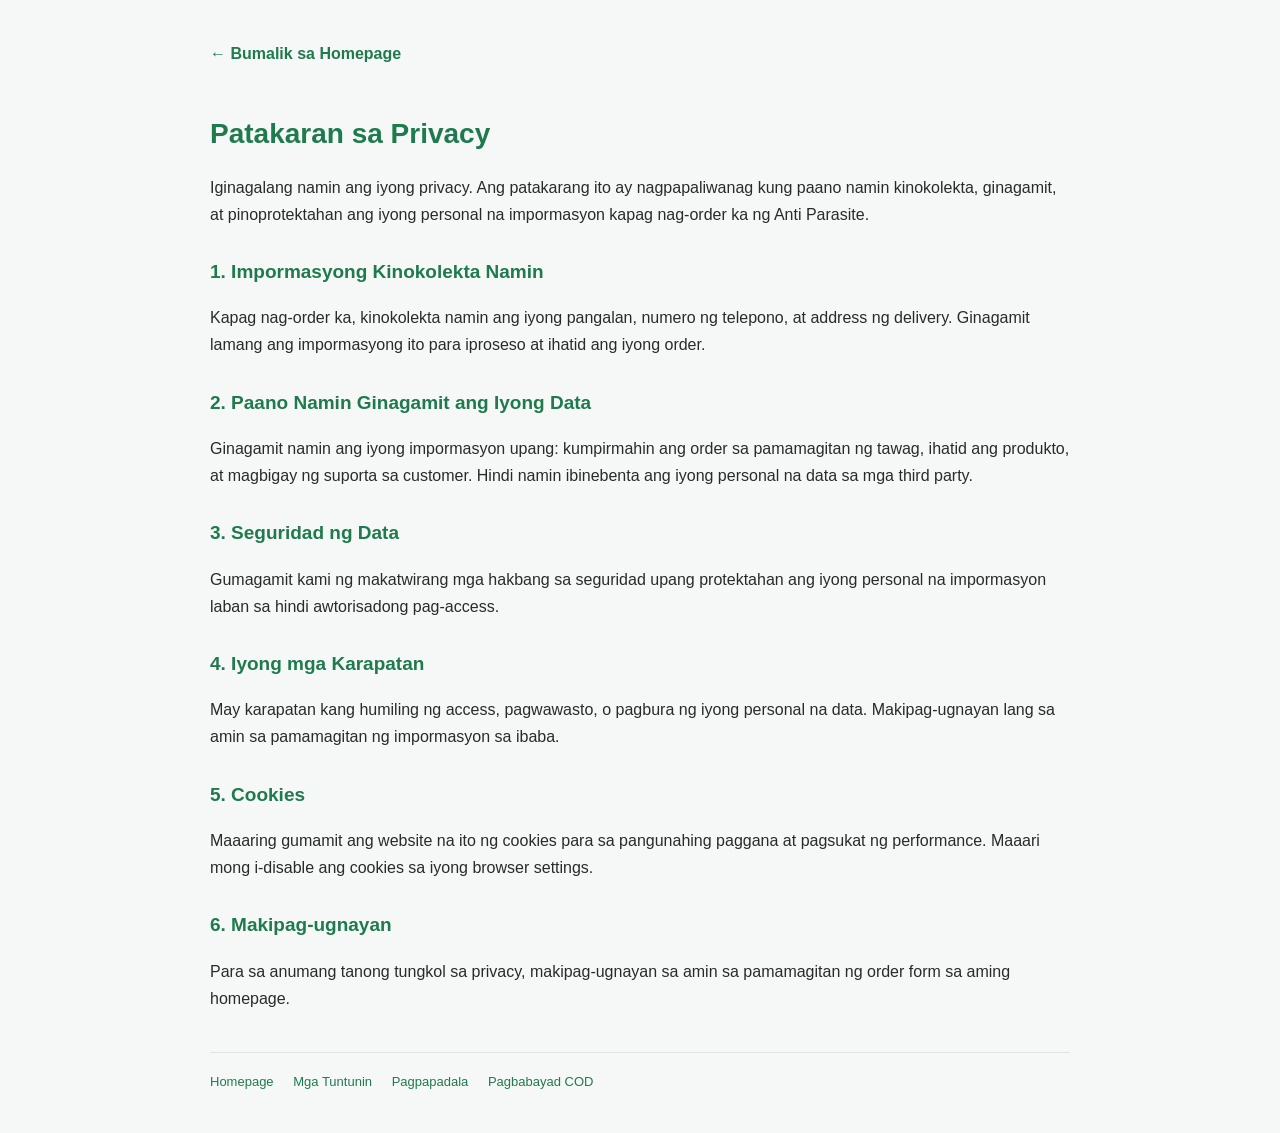
<file: privacy-policy.html>
<!DOCTYPE html>
<html lang="fil-PH">
<head>
<meta charset="utf-8">
<meta name="viewport" content="width=device-width,initial-scale=1">
<title>Patakaran sa Privacy | Anti Parasite</title>
<meta name="robots" content="index, follow">
<style>
  body{font-family:'Open Sans',Arial,sans-serif;color:#2a2a2a;line-height:1.7;margin:0;background:#f6f8f7;}
  .wrap{max-width:860px;margin:0 auto;padding:40px 20px;}
  h1{color:#1f7a4d;font-size:28px;margin-bottom:8px;}
  h2{color:#1f7a4d;font-size:19px;margin-top:28px;}
  a.back{display:inline-block;margin-bottom:24px;color:#1f7a4d;text-decoration:none;font-weight:700;}
  footer{border-top:1px solid #dde5e0;margin-top:40px;padding-top:18px;font-size:13px;color:#667;}
  footer a{color:#1f7a4d;margin-right:16px;text-decoration:none;}
</style>
</head>
<body>
<div class="wrap">
  <a class="back" href="index.html">&larr; Bumalik sa Homepage</a>
  <h1>Patakaran sa Privacy</h1>
  <p>Iginagalang namin ang iyong privacy. Ang patakarang ito ay nagpapaliwanag kung paano namin kinokolekta, ginagamit, at pinoprotektahan ang iyong personal na impormasyon kapag nag-order ka ng Anti Parasite.</p>

  <h2>1. Impormasyong Kinokolekta Namin</h2>
  <p>Kapag nag-order ka, kinokolekta namin ang iyong pangalan, numero ng telepono, at address ng delivery. Ginagamit lamang ang impormasyong ito para iproseso at ihatid ang iyong order.</p>

  <h2>2. Paano Namin Ginagamit ang Iyong Data</h2>
  <p>Ginagamit namin ang iyong impormasyon upang: kumpirmahin ang order sa pamamagitan ng tawag, ihatid ang produkto, at magbigay ng suporta sa customer. Hindi namin ibinebenta ang iyong personal na data sa mga third party.</p>

  <h2>3. Seguridad ng Data</h2>
  <p>Gumagamit kami ng makatwirang mga hakbang sa seguridad upang protektahan ang iyong personal na impormasyon laban sa hindi awtorisadong pag-access.</p>

  <h2>4. Iyong mga Karapatan</h2>
  <p>May karapatan kang humiling ng access, pagwawasto, o pagbura ng iyong personal na data. Makipag-ugnayan lang sa amin sa pamamagitan ng impormasyon sa ibaba.</p>

  <h2>5. Cookies</h2>
  <p>Maaaring gumamit ang website na ito ng cookies para sa pangunahing paggana at pagsukat ng performance. Maaari mong i-disable ang cookies sa iyong browser settings.</p>

  <h2>6. Makipag-ugnayan</h2>
  <p>Para sa anumang tanong tungkol sa privacy, makipag-ugnayan sa amin sa pamamagitan ng order form sa aming homepage.</p>

  <footer>
    <a href="index.html">Homepage</a>
    <a href="terms.html">Mga Tuntunin</a>
    <a href="shipping.html">Pagpapadala</a>
    <a href="cod-payment.html">Pagbabayad COD</a>
  </footer>
</div>
</body>
</html>
</file>
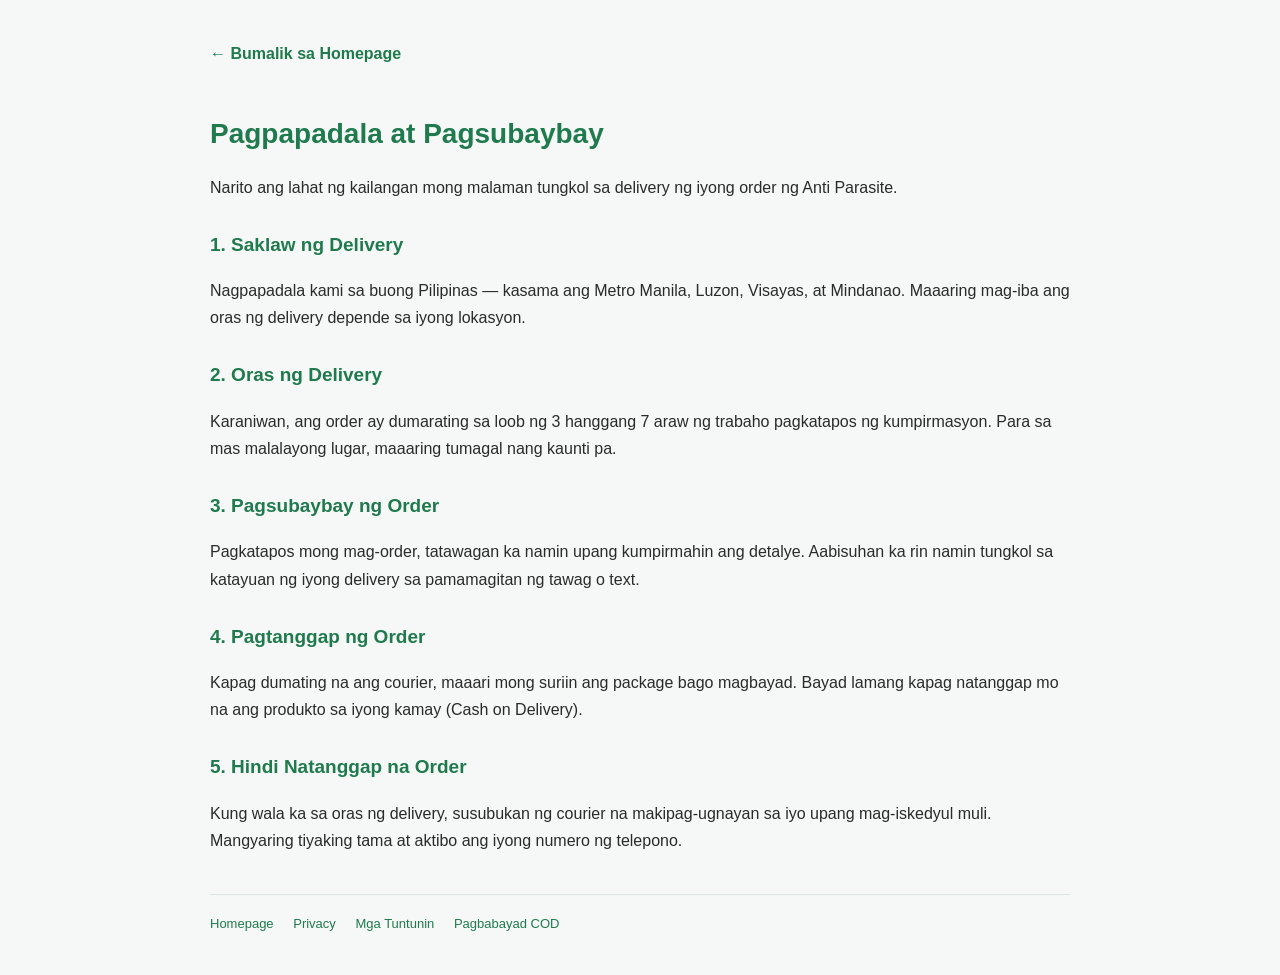
<file: shipping.html>
<!DOCTYPE html>
<html lang="fil-PH">
<head>
<meta charset="utf-8">
<meta name="viewport" content="width=device-width,initial-scale=1">
<title>Pagpapadala at Pagsubaybay | Anti Parasite</title>
<meta name="robots" content="index, follow">
<style>
  body{font-family:'Open Sans',Arial,sans-serif;color:#2a2a2a;line-height:1.7;margin:0;background:#f6f8f7;}
  .wrap{max-width:860px;margin:0 auto;padding:40px 20px;}
  h1{color:#1f7a4d;font-size:28px;margin-bottom:8px;}
  h2{color:#1f7a4d;font-size:19px;margin-top:28px;}
  a.back{display:inline-block;margin-bottom:24px;color:#1f7a4d;text-decoration:none;font-weight:700;}
  footer{border-top:1px solid #dde5e0;margin-top:40px;padding-top:18px;font-size:13px;color:#667;}
  footer a{color:#1f7a4d;margin-right:16px;text-decoration:none;}
</style>
</head>
<body>
<div class="wrap">
  <a class="back" href="index.html">&larr; Bumalik sa Homepage</a>
  <h1>Pagpapadala at Pagsubaybay</h1>
  <p>Narito ang lahat ng kailangan mong malaman tungkol sa delivery ng iyong order ng Anti Parasite.</p>

  <h2>1. Saklaw ng Delivery</h2>
  <p>Nagpapadala kami sa buong Pilipinas — kasama ang Metro Manila, Luzon, Visayas, at Mindanao. Maaaring mag-iba ang oras ng delivery depende sa iyong lokasyon.</p>

  <h2>2. Oras ng Delivery</h2>
  <p>Karaniwan, ang order ay dumarating sa loob ng 3 hanggang 7 araw ng trabaho pagkatapos ng kumpirmasyon. Para sa mas malalayong lugar, maaaring tumagal nang kaunti pa.</p>

  <h2>3. Pagsubaybay ng Order</h2>
  <p>Pagkatapos mong mag-order, tatawagan ka namin upang kumpirmahin ang detalye. Aabisuhan ka rin namin tungkol sa katayuan ng iyong delivery sa pamamagitan ng tawag o text.</p>

  <h2>4. Pagtanggap ng Order</h2>
  <p>Kapag dumating na ang courier, maaari mong suriin ang package bago magbayad. Bayad lamang kapag natanggap mo na ang produkto sa iyong kamay (Cash on Delivery).</p>

  <h2>5. Hindi Natanggap na Order</h2>
  <p>Kung wala ka sa oras ng delivery, susubukan ng courier na makipag-ugnayan sa iyo upang mag-iskedyul muli. Mangyaring tiyaking tama at aktibo ang iyong numero ng telepono.</p>

  <footer>
    <a href="index.html">Homepage</a>
    <a href="privacy-policy.html">Privacy</a>
    <a href="terms.html">Mga Tuntunin</a>
    <a href="cod-payment.html">Pagbabayad COD</a>
  </footer>
</div>
</body>
</html>
</file>
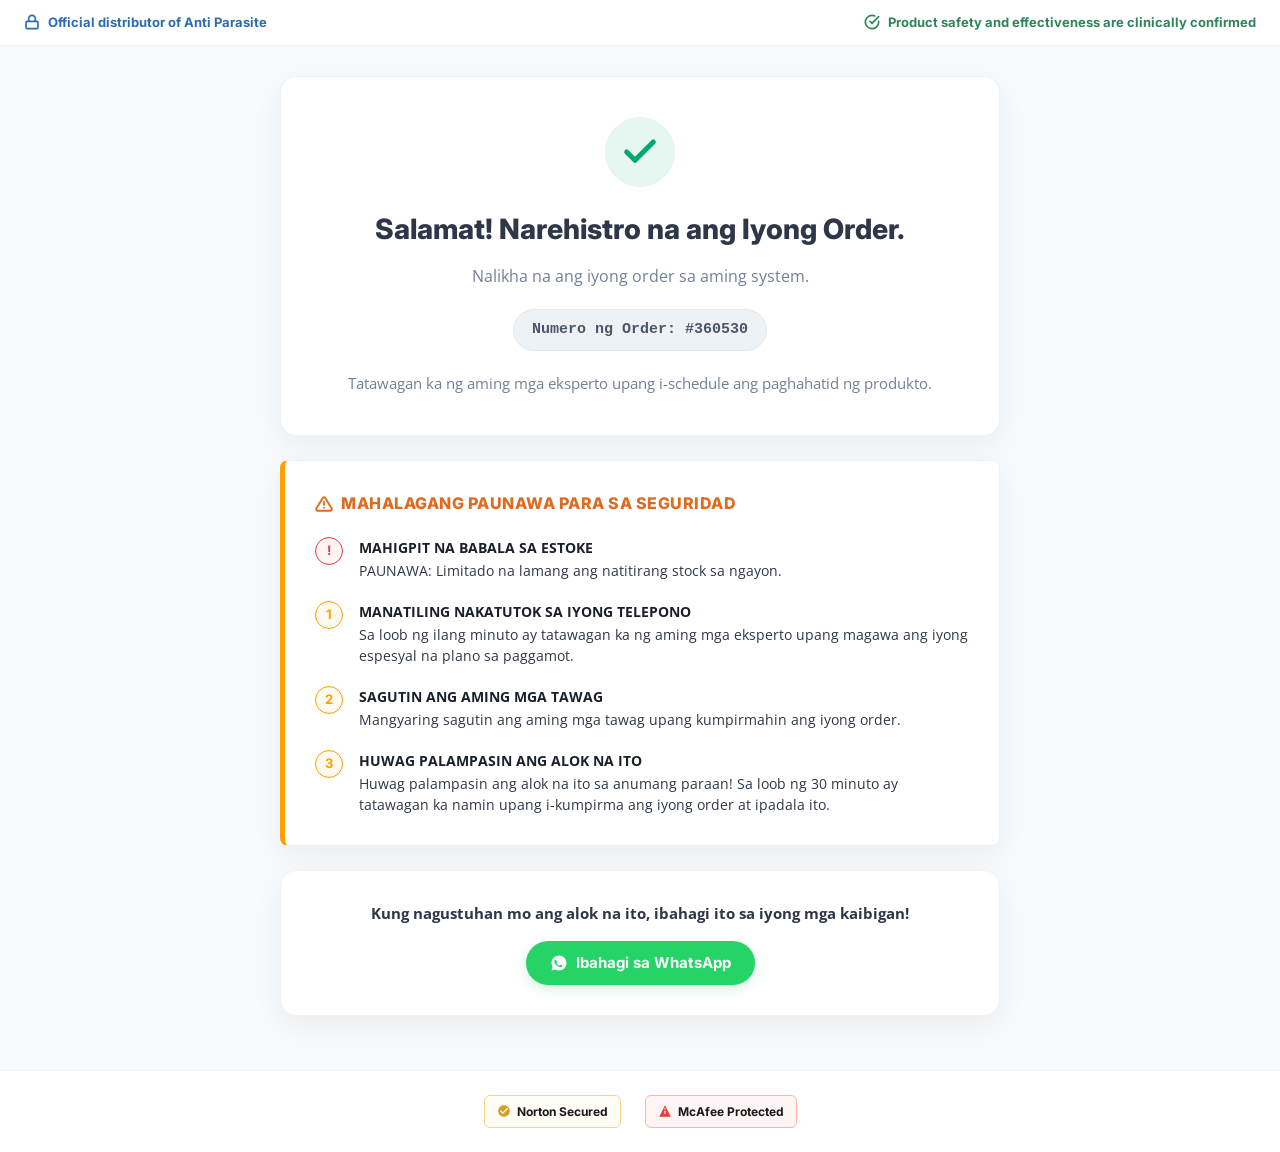
<file: success.html>
<!DOCTYPE html>
<html lang="tl">
<head>
    <meta charset="UTF-8">
    <meta http-equiv="X-UA-Compatible" content="IE=edge">
    <meta name="viewport" content="width=device-width, initial-scale=1.0, maximum-scale=1.0, user-scalable=no">
    <title>Salamat sa Iyong Order!</title>
    <link href="https://fonts.googleapis.com/css2?family=Inter:wght@400;600;700;800&family=Open+Sans:wght@400;600;700&display=swap" rel="stylesheet">
    <style>
        :root {
            --primary-color: #00a86b;
            --primary-dark: #008756;
            --bg-light: #f7fafc;
            --text-dark: #2d3748;
            --text-gray: #718096;
            --card-shadow: 0 10px 30px rgba(0, 0, 0, 0.05);
            --border-radius: 16px;
            --alert-border: #ff9f00;
        }

        * {
            box-sizing: border-box;
            margin: 0;
            padding: 0;
        }

        body {
            font-family: 'Open Sans', sans-serif;
            background-color: var(--bg-light);
            color: var(--text-dark);
            line-height: 1.6;
            min-height: 100vh;
            display: flex;
            flex-direction: column;
        }

        /* Top Trust Badges Bar */
        .top-bar {
            background-color: #ffffff;
            border-bottom: 1px solid #edf2f7;
            padding: 12px 24px;
            display: flex;
            justify-content: space-between;
            align-items: center;
            flex-wrap: wrap;
            gap: 12px;
            font-size: 13px;
            font-weight: 700;
            color: var(--text-gray);
            font-family: 'Inter', sans-serif;
        }

        .top-bar-item {
            display: flex;
            align-items: center;
            gap: 8px;
        }

        .top-bar-item svg {
            flex-shrink: 0;
        }

        .top-bar-left {
            color: #2b6cb0;
        }

        .top-bar-right {
            color: #2f855a;
        }

        /* Main Container */
        .main-container {
            max-width: 760px;
            width: 100%;
            margin: 30px auto;
            padding: 0 20px;
            flex-grow: 1;
        }

        /* Card styles */
        .card {
            background: #ffffff;
            border-radius: var(--border-radius);
            box-shadow: var(--card-shadow);
            padding: 40px;
            text-align: center;
            margin-bottom: 24px;
            border: 1px solid #edf2f7;
        }

        .success-icon-wrapper {
            width: 70px;
            height: 70px;
            background-color: #e6f6f0;
            border-radius: 50%;
            display: flex;
            align-items: center;
            justify-content: center;
            margin: 0 auto 20px;
        }

        .success-icon-wrapper svg {
            color: var(--primary-color);
            width: 40px;
            height: 40px;
        }

        h1 {
            font-family: 'Inter', sans-serif;
            font-size: 28px;
            font-weight: 800;
            color: var(--text-dark);
            margin-bottom: 12px;
        }

        .order-created-text {
            font-size: 16px;
            color: var(--text-gray);
            margin-bottom: 20px;
        }

        .order-id-badge {
            background-color: #edf2f7;
            color: #4a5568;
            padding: 8px 18px;
            border-radius: 30px;
            font-weight: 700;
            display: inline-block;
            margin-bottom: 20px;
            font-family: monospace;
            font-size: 15px;
            border: 1px solid #e2e8f0;
        }

        .feedback-text {
            font-size: 15px;
            color: var(--text-gray);
        }

        /* Urgency and Advisory Alerts Box */
        .advisory-card {
            background-color: #ffffff;
            border-left: 5px solid var(--alert-border);
            border-radius: 8px;
            box-shadow: var(--card-shadow);
            padding: 30px;
            text-align: left;
            margin-bottom: 24px;
            border-top: 1px solid #edf2f7;
            border-right: 1px solid #edf2f7;
            border-bottom: 1px solid #edf2f7;
        }

        .advisory-title {
            font-family: 'Inter', sans-serif;
            font-size: 16px;
            font-weight: 800;
            color: #dd6b20;
            margin-bottom: 20px;
            display: flex;
            align-items: center;
            gap: 8px;
            text-transform: uppercase;
            letter-spacing: 0.5px;
        }

        .advisory-grid {
            display: grid;
            grid-template-columns: 1fr;
            gap: 20px;
        }

        .advisory-item {
            display: flex;
            gap: 16px;
            align-items: flex-start;
        }

        .advisory-icon {
            background-color: #fffaf0;
            border: 1px solid var(--alert-border);
            color: var(--alert-border);
            width: 28px;
            height: 28px;
            border-radius: 50%;
            display: flex;
            align-items: center;
            justify-content: center;
            flex-shrink: 0;
            font-weight: bold;
            font-size: 13px;
            font-family: 'Inter', sans-serif;
        }

        .advisory-item.stock-warning .advisory-icon {
            background-color: #fff5f5;
            border-color: #e53e3e;
            color: #e53e3e;
        }

        .advisory-text {
            font-size: 14px;
            color: var(--text-dark);
            line-height: 1.5;
        }

        .advisory-text strong {
            color: #1a202c;
            display: block;
            margin-bottom: 2px;
            font-size: 14px;
        }

        /* WhatsApp Share Section */
        .share-section {
            background-color: #ffffff;
            border-radius: var(--border-radius);
            box-shadow: var(--card-shadow);
            padding: 30px;
            text-align: center;
            margin-bottom: 24px;
            border: 1px solid #edf2f7;
        }

        .share-title {
            font-size: 15px;
            font-weight: 700;
            margin-bottom: 16px;
            color: var(--text-dark);
        }

        .whatsapp-btn {
            background-color: #25d366;
            color: #ffffff;
            border-radius: 30px;
            padding: 10px 24px;
            font-weight: 700;
            font-size: 15px;
            text-decoration: none;
            display: inline-flex;
            align-items: center;
            gap: 8px;
            transition: background-color 0.2s ease, transform 0.1s ease;
            box-shadow: 0 4px 12px rgba(37, 211, 102, 0.2);
            border: none;
            cursor: pointer;
            font-family: 'Inter', sans-serif;
        }

        .whatsapp-btn:hover {
            background-color: #20ba5a;
            transform: translateY(-1px);
        }

        .whatsapp-btn svg {
            fill: #ffffff;
            width: 18px;
            height: 18px;
        }

        /* Security trust footer */
        .security-footer {
            margin-top: auto;
            background-color: #ffffff;
            border-top: 1px solid #edf2f7;
            padding: 24px 20px;
            text-align: center;
        }

        .security-logos {
            display: flex;
            justify-content: center;
            align-items: center;
            gap: 24px;
            flex-wrap: wrap;
        }

        .security-badge {
            display: inline-flex;
            align-items: center;
            gap: 6px;
            padding: 6px 12px;
            border-radius: 6px;
            border: 1px solid #e2e8f0;
            font-size: 12px;
            font-weight: 700;
            font-family: 'Inter', sans-serif;
        }

        .badge-norton {
            color: #1a1a1a;
            background-color: #fffdf5;
            border-color: #fbd38d;
        }
        .badge-norton svg {
            fill: #d69e2e;
        }

        .badge-mcafee {
            color: #1a1a1a;
            background-color: #fff5f5;
            border-color: #feb2b2;
        }
        .badge-mcafee svg {
            fill: #e53e3e;
        }

        /* Responsive */
        @media (max-width: 600px) {
            .top-bar {
                flex-direction: column;
                align-items: center;
                padding: 10px;
                text-align: center;
            }
            .main-container {
                margin: 15px auto;
                padding: 0 12px;
            }
            .card {
                padding: 24px 16px;
            }
            .advisory-card {
                padding: 20px 16px;
            }
            .share-section {
                padding: 20px 16px;
            }
            h1 {
                font-size: 22px;
            }
            .order-created-text {
                font-size: 14px;
            }
        }
    </style>
</head>
<body>

    <!-- Header Trust Badges -->
    <div class="top-bar">
        <div class="top-bar-item top-bar-left">
            <!-- Shield Lock Icon -->
            <svg width="16" height="16" viewBox="0 0 24 24" fill="none" stroke="currentColor" stroke-width="2.5" stroke-linecap="round" stroke-linejoin="round">
                <rect x="3" y="11" width="18" height="11" rx="2" ry="2"></rect>
                <path d="M7 11V7a5 5 0 0 1 10 0v4"></path>
            </svg>
            <span>Official distributor of Anti Parasite</span>
        </div>
        <div class="top-bar-item top-bar-right">
            <!-- Clinical Check Circle Icon -->
            <svg width="16" height="16" viewBox="0 0 24 24" fill="none" stroke="currentColor" stroke-width="2.5" stroke-linecap="round" stroke-linejoin="round">
                <path d="M22 11.08V12a10 10 0 1 1-5.93-9.14"></path>
                <polyline points="22 4 12 14.01 9 11.01"></polyline>
            </svg>
            <span>Product safety and effectiveness are clinically confirmed</span>
        </div>
    </div>

    <!-- Main Content -->
    <div class="main-container">
        
        <!-- Success Card -->
        <div class="card">
            <div class="success-icon-wrapper">
                <!-- Checkmark SVG -->
                <svg viewBox="0 0 24 24" fill="none" stroke="currentColor" stroke-width="3" stroke-linecap="round" stroke-linejoin="round">
                    <polyline points="20 6 9 17 4 12"></polyline>
                </svg>
            </div>
            <h1>Salamat! Narehistro na ang Iyong Order.</h1>
            <p class="order-created-text">Nalikha na ang iyong order sa aming system.</p>
            <div class="order-id-badge">Numero ng Order: #<span id="order-id-display">6a39872e</span></div>
            <p class="feedback-text">Tatawagan ka ng aming mga eksperto upang i-schedule ang paghahatid ng produkto.</p>
        </div>

        <!-- Advisory alerts -->
        <div class="advisory-card">
            <div class="advisory-title">
                <svg width="18" height="18" viewBox="0 0 24 24" fill="none" stroke="currentColor" stroke-width="2.5" stroke-linecap="round" stroke-linejoin="round">
                    <path d="M10.29 3.86L1.82 18a2 2 0 0 0 1.71 3h16.94a2 2 0 0 0 1.71-3L13.71 3.86a2 2 0 0 0-3.42 0z"></path>
                    <line x1="12" y1="9" x2="12" y2="13"></line>
                    <line x1="12" y1="17" x2="12.01" y2="17"></line>
                </svg>
                <span>Mahalagang Paunawa Para sa Seguridad</span>
            </div>
            <div class="advisory-grid">
                <!-- Trigger 1: Stock levels -->
                <div class="advisory-item stock-warning">
                    <div class="advisory-icon">!</div>
                    <div class="advisory-text">
                        <strong>MAHIGPIT NA BABALA SA ESTOKE</strong>
                        PAUNAWA: Limitado na lamang ang natitirang stock sa ngayon.
                    </div>
                </div>
                <!-- Trigger 2: Keep eye on phone -->
                <div class="advisory-item">
                    <div class="advisory-icon">1</div>
                    <div class="advisory-text">
                        <strong>MANATILING NAKATUTOK SA IYONG TELEPONO</strong>
                        Sa loob ng ilang minuto ay tatawagan ka ng aming mga eksperto upang magawa ang iyong espesyal na plano sa paggamot.
                    </div>
                </div>
                <!-- Trigger 3: Answer calls -->
                <div class="advisory-item">
                    <div class="advisory-icon">2</div>
                    <div class="advisory-text">
                        <strong>SAGUTIN ANG AMING MGA TAWAG</strong>
                        Mangyaring sagutin ang aming mga tawag upang kumpirmahin ang iyong order.
                    </div>
                </div>
                <!-- Trigger 4: Call in 30 minutes / don't lose offer -->
                <div class="advisory-item">
                    <div class="advisory-icon">3</div>
                    <div class="advisory-text">
                        <strong>HUWAG PALAMPASIN ANG ALOK NA ITO</strong>
                        Huwag palampasin ang alok na ito sa anumang paraan! Sa loob ng 30 minuto ay tatawagan ka namin upang i-kumpirma ang iyong order at ipadala ito.
                    </div>
                </div>
            </div>
        </div>

        <!-- WhatsApp share button -->
        <div class="share-section">
            <div class="share-title">Kung nagustuhan mo ang alok na ito, ibahagi ito sa iyong mga kaibigan!</div>
            <a id="whatsapp-share-btn" class="whatsapp-btn" href="#" target="_blank">
                <!-- WhatsApp SVG Icon -->
                <svg viewBox="0 0 24 24">
                    <path d="M12.012 2c-5.506 0-9.989 4.478-9.99 9.984a9.96 9.96 0 0 0 1.333 4.993L2 22l5.13-1.347a9.96 9.96 0 0 0 4.877 1.28c5.508 0 9.99-4.479 9.992-9.986A9.999 9.999 0 0 0 12.012 2zm4.7 13.994c-.259.73-1.498 1.417-2.062 1.48-.562.062-1.125.292-3.61-.73-2.484-1.02-4.08-3.54-4.205-3.707-.123-.167-.999-1.332-.999-2.54 0-1.21.616-1.802.864-2.052.247-.25.54-.312.72-.312.18 0 .36.002.518.01.162.008.38-.06.593.456.216.527.74 1.802.803 1.93.063.129.105.279.02.449-.086.17-.129.276-.256.425-.128.15-.269.333-.383.458-.128.14-.262.292-.113.548.149.255.66 1.09 1.416 1.76.974.866 1.792 1.134 2.048 1.263.255.129.403.109.552-.06.149-.17.637-.743.807-1 .169-.255.339-.214.572-.128.234.085 1.486.7 1.74.828.255.129.425.195.49.303.064.11.064.636-.195 1.366z"/>
                </svg>
                <span>Ibahagi sa WhatsApp</span>
            </a>
        </div>

    </div>

    <!-- Security Trust Footer -->
    <div class="security-footer">
        <div class="security-logos">
            <!-- Norton -->
            <div class="security-badge badge-norton">
                <svg width="14" height="14" viewBox="0 0 24 24">
                    <path d="M12 2C6.48 2 2 6.48 2 12s4.48 10 10 10 10-4.48 10-10S17.52 2 12 2zm-2 15l-5-5 1.41-1.41L10 14.17l7.59-7.59L19 8l-9 9z"/>
                </svg>
                <span>Norton Secured</span>
            </div>
            <!-- McAfee -->
            <div class="security-badge badge-mcafee">
                <svg width="14" height="14" viewBox="0 0 24 24">
                    <path d="M12 2L2 22h20L12 2zm-1 9h2v6h-2v-6zm0-4h2v2h-2V7z"/>
                </svg>
                <span>McAfee Protected</span>
            </div>
        </div>
    </div>

    <!-- JavaScript to handle dynamic Order ID extraction & WhatsApp sharing text generation -->
    <script>
        (function() {
            // Helper to get URL query parameter
            function getUrlParameter(name) {
                name = name.replace(/[\[]/, '\\[').replace(/[\]]/, '\\]');
                var regex = new RegExp('[\\?&]' + name + '=([^&#]*)');
                var results = regex.exec(location.search);
                return results === null ? '' : decodeURIComponent(results[1].replace(/\+/g, ' '));
            }

            // Extract Order ID or fallback to dynamic placeholder
            var orderId = getUrlParameter('id') || getUrlParameter('order_id');
            if (!orderId) {
                // Generate a consistent pseudo-random order ID if missing
                orderId = Math.floor(Math.random() * 899999) + 100000;
            }
            document.getElementById('order-id-display').textContent = orderId;

            // Generate WhatsApp share text dynamically using the current domain origin
            var currentOrigin = window.location.origin || (window.location.protocol + "//" + window.location.host);
            var shareMessage = "Hi! Gusto ko lang ibahagi ito sa iyo. Nakuha ko ang Anti Parasite na may 50% discount para linisin ang katawan sa mga parasito. Napakaganda ng alok na ito! Maaari mo ring tingnan at mag-order dito: " + currentOrigin;
            
            // Set WhatsApp link
            var whatsappUrl = "https://api.whatsapp.com/send?text=" + encodeURIComponent(shareMessage);
            document.getElementById('whatsapp-share-btn').setAttribute('href', whatsappUrl);
        })();
    </script>
</body>
</html>
</file>
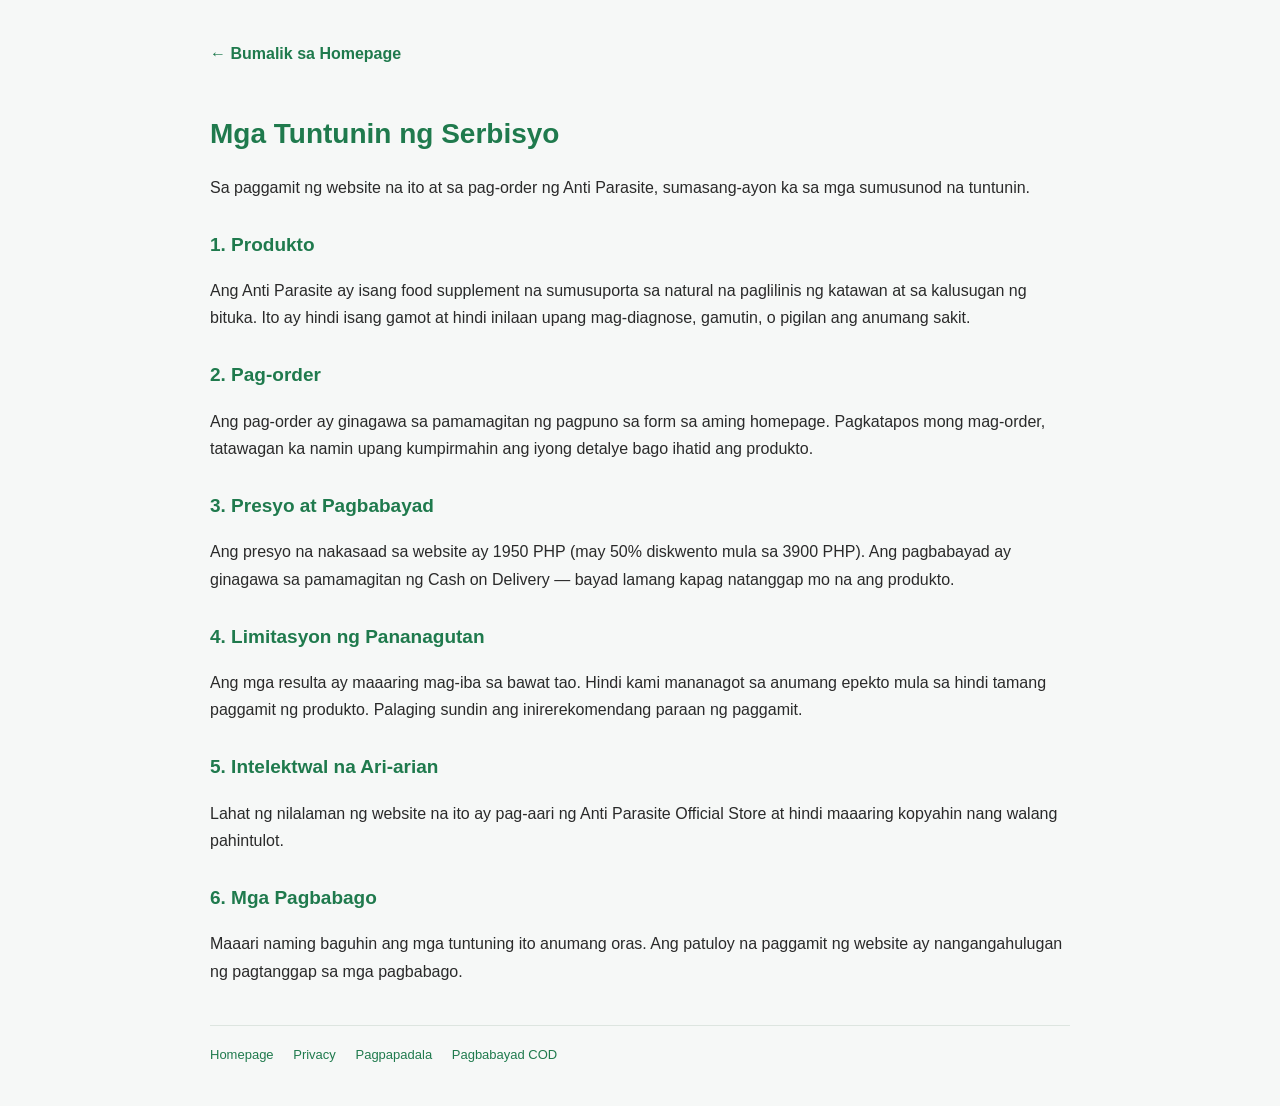
<file: terms.html>
<!DOCTYPE html>
<html lang="fil-PH">
<head>
<meta charset="utf-8">
<meta name="viewport" content="width=device-width,initial-scale=1">
<title>Mga Tuntunin ng Serbisyo | Anti Parasite</title>
<meta name="robots" content="index, follow">
<style>
  body{font-family:'Open Sans',Arial,sans-serif;color:#2a2a2a;line-height:1.7;margin:0;background:#f6f8f7;}
  .wrap{max-width:860px;margin:0 auto;padding:40px 20px;}
  h1{color:#1f7a4d;font-size:28px;margin-bottom:8px;}
  h2{color:#1f7a4d;font-size:19px;margin-top:28px;}
  a.back{display:inline-block;margin-bottom:24px;color:#1f7a4d;text-decoration:none;font-weight:700;}
  footer{border-top:1px solid #dde5e0;margin-top:40px;padding-top:18px;font-size:13px;color:#667;}
  footer a{color:#1f7a4d;margin-right:16px;text-decoration:none;}
</style>
</head>
<body>
<div class="wrap">
  <a class="back" href="index.html">&larr; Bumalik sa Homepage</a>
  <h1>Mga Tuntunin ng Serbisyo</h1>
  <p>Sa paggamit ng website na ito at sa pag-order ng Anti Parasite, sumasang-ayon ka sa mga sumusunod na tuntunin.</p>

  <h2>1. Produkto</h2>
  <p>Ang Anti Parasite ay isang food supplement na sumusuporta sa natural na paglilinis ng katawan at sa kalusugan ng bituka. Ito ay hindi isang gamot at hindi inilaan upang mag-diagnose, gamutin, o pigilan ang anumang sakit.</p>

  <h2>2. Pag-order</h2>
  <p>Ang pag-order ay ginagawa sa pamamagitan ng pagpuno sa form sa aming homepage. Pagkatapos mong mag-order, tatawagan ka namin upang kumpirmahin ang iyong detalye bago ihatid ang produkto.</p>

  <h2>3. Presyo at Pagbabayad</h2>
  <p>Ang presyo na nakasaad sa website ay 1950 PHP (may 50% diskwento mula sa 3900 PHP). Ang pagbabayad ay ginagawa sa pamamagitan ng Cash on Delivery — bayad lamang kapag natanggap mo na ang produkto.</p>

  <h2>4. Limitasyon ng Pananagutan</h2>
  <p>Ang mga resulta ay maaaring mag-iba sa bawat tao. Hindi kami mananagot sa anumang epekto mula sa hindi tamang paggamit ng produkto. Palaging sundin ang inirerekomendang paraan ng paggamit.</p>

  <h2>5. Intelektwal na Ari-arian</h2>
  <p>Lahat ng nilalaman ng website na ito ay pag-aari ng Anti Parasite Official Store at hindi maaaring kopyahin nang walang pahintulot.</p>

  <h2>6. Mga Pagbabago</h2>
  <p>Maaari naming baguhin ang mga tuntuning ito anumang oras. Ang patuloy na paggamit ng website ay nangangahulugan ng pagtanggap sa mga pagbabago.</p>

  <footer>
    <a href="index.html">Homepage</a>
    <a href="privacy-policy.html">Privacy</a>
    <a href="shipping.html">Pagpapadala</a>
    <a href="cod-payment.html">Pagbabayad COD</a>
  </footer>
</div>
</body>
</html>
</file>
<file: css/style.css>
* {
    outline: 0;
    padding: 0;
    margin: 0;
    border: 0;
}

a {
    text-decoration: none;
    color: inherit;
}

button {
    outline: none;
    border: none;
}

body {
    font-family: 'Open Sans', sans-serif;
    font-size: 16px;
}

section {
    overflow: hidden;
}

.limit {
    position: relative;
    max-width: 1000px;
    margin: 0 auto;
    width: 980px;
}

.clear {
    overflow: hidden;
}

.visible {
    opacity: 1 !important;
}

.section_first {
    background: url("../img/1_bg.png") no-repeat center top / auto;
    background-size: 100% 100%;
    width: 100%;
    height: 100%;
    position: relative;
    margin-bottom: -3px;
}

.section_first .logo {
    font-size: 92px;
}

.form_block_img .image-mob {
    display: none;
}

.form_block .sale {
    display: none;
}

.logo {
    color: #575757;
    text-transform: uppercase;
    font-size: 75px;
    font-weight: bold;
    font-family: "Open Sans", sans-serif;
    /*    letter-spacing: -2px;
     margin-top: -101px;*/
}

.logo span {
    color: #a0c12f;
}

.left_wrap {
    width: 50%;
    display: inline-block;
    position: relative;
    line-height: 95px;
    z-index: 9;
    top: 20px;
    vertical-align: top;
}

.slogan {
    padding-top: 10px;
    margin-left: 5px;
}

.section_first .logo:before {
    content: "";
    background: url("../img/l_6.png") no-repeat;
    width: 92px;
    height: 101px;
    display: block;
    position: absolute;
    bottom: -191px;
    left: -215px;
    z-index: 0;
}

.slogan div {
    font-family: 'Rubik Mono One', sans-serif;
    color: #773300;
    font-size: 36px;
    line-height: 44px;
    font-weight: 500;
    margin-bottom: 20px;
    max-width: 400px;
    text-transform: uppercase;
}

.slogan div span {
    color: #92bb3c;
}

.green_walper {
    position: relative;
    left: -109px;
}

.green_walper p {
    background: rgba(255, 255, 255, 1);
    background: -webkit-gradient(left top, right top, color-stop(0%, rgba(255, 255, 255, 0)), color-stop(50%, rgba(26, 162, 135, 1)), color-stop(100%, rgba(255, 255, 255, 0)));
    background: -webkit-gradient(linear, left top, right top, from(rgba(255, 255, 255, 0)), color-stop(100%, rgba(26, 162, 135, 1)), to(rgba(255, 255, 255, 0)));
    background: linear-gradient(left, rgba(255, 255, 255, 0) 0%, rgba(26, 162, 135, 1) 100%, rgba(255, 255, 255, 0) 100%);
    width: 355px;
    padding: 5px 89px 10px 115px;
    color: white;
    line-height: 30px;
    font-family: 'Open Sans', sans-serif;
    font-size: 29px;
    letter-spacing: -0.5px;
    font-weight: bold;
}

.right_wrap {
    position: absolute;
    width: 49%;
    top: 0;
    display: inline-block;
    vertical-align: top;
}

.section_first .limit:after {
    content: "";
    display: block;
    clear: both;
}

.container {
    margin-top: 25px;
}

.section_first .limit .container:after {
    content: "";
    background: url("../img/1_foto.png") no-repeat;
    background-size: 100% 100%;
    width: 481px;
    height: 668px;
    display: block;
    position: absolute;
    bottom: 0;
    right: 200px;
    z-index: 0;
}

.prod_natural {
    font-family: 'Open Sans', sans-serif;
    font-size: 30px;
    color: #313534;
    position: relative;
    top: -80px;
    right: -194px;
    margin-bottom: 100px;
}

.prod_natural:before {
    content: "";
    background: url("../img/l_7.png") no-repeat;
    width: 97px;
    height: 110px;
    display: block;
    position: relative;
    bottom: -191px;
    right: -522px;
    z-index: 0;
}

.prod_natural span {
    font-size: 20px;
    width: 193px;
    display: inline-block;
    position: relative;
    left: 5px;
    top: 11px;
    line-height: 1;
    letter-spacing: -1px;
}

.prod_natural span b {
    font-size: 30px;
    font-weight: bold;
    text-transform: uppercase;
    margin-left: -1px;
}

.prod_natural .icon {
    display: block;
    float: left;
    position: relative;
    width: 96px;
    height: 97px;
    -webkit-box-sizing: border-box;
            box-sizing: border-box;
    text-align: center;
    color: #000;
    line-height: 0.8;
    background: url("../img/1_natural.png") no-repeat;
    z-index: 100;
}

.prod_natural .icon:before {
    content: "";
    background: url("../img/l_8.png") no-repeat;
    width: 93px;
    height: 95px;
    display: block;
    position: absolute;
    top: 87px;
    right: -24px;
    z-index: 0;
}

.icon span:first-child {
    font-size: 16px;
    color: #1aa387;
    position: relative;
    top: 35px;
    left: 0;
    width: 90px;
}

.icon span {
    display: block;
    font-size: 12px;
    font-weight: bold;
    position: relative;
    top: 40px;
    letter-spacing: -0.5px;
    width: 120px;
    left: -15px;
}

.problems {
    width: 325px;
    padding: 40px 0;
    margin-top: -70px;
}

.problems:before {
    content: "";
    background: url("../img/l_1.png") no-repeat;
    width: 70px;
    height: 72px;
    display: block;
    position: relative;
    bottom: -315px;
    left: -120px;
    z-index: 0;
}

.problems p {
    margin-right: 90px;
    margin-top: 21px;
    margin-bottom: 15px;
    list-style-type: none;
    font-size: 23px;
    line-height: 1;
    position: relative;
    display: block;
    z-index: 10;
    text-align: right;
    min-height: 50px;
    border-bottom: 1px solid #1aa387;
    padding: 0px 0px 25px 0;
}

.problems p:nth-child(2) {
    top: -6px;
}

.problems p:after {
    content: "";
    background: url("../img/1_check.png") center #773300;
    background-repeat: no-repeat;
    width: 68px;
    height: 68px;
    display: block;
    position: absolute;
    top: 50%;
    border: 3px solid #1aa387;
    border-radius: 50%;
    margin-top: -43px;
    left: 247px;
    padding: 0px;
}

.problems p:nth-of-type(1):after {
    background-position: 11px 11px;
}

.problems p:nth-of-type(2):after {
    background-position: 11px -74px;
}

.problems p:nth-of-type(3):after {
    background-position: 11px -157px;
}

.problems p:last-child {
    border-bottom: none;
}

.left-cell {
    width: 49%;
    display: inline-block;
    position: relative;
    top: 15px;
}

.right-cell {
    width: 49%;
    display: inline-block;
    position: absolute;
    bottom: 0px;
}

.problems p span {
    color: #1aa387;
    font-weight: bold;
}

.right_wrap_back {
    margin-top: 10px;
}

.right_wrap_back img {
    width: 418px;
    position: absolute;
    z-index: -1;
    bottom: 0px;
    right: -250px;
}

.lables {
    position: absolute;
    right: 0px;
    bottom: 195px;
}

.price_place {
    right: -178px;
    height: 185px;
    bottom: 88px;
    position: relative;
    z-index: 1;
}

.btn_shadow {
    width: 290px;
    border-radius: 50px;
    -webkit-box-shadow: 0px 2px 4px rgba(0, 0, 0, 0.6);
            box-shadow: 0px 2px 4px rgba(0, 0, 0, 0.6);
    margin-top: 0px;
}

.praces {
    width: 215px;
    text-align: right;
    font-weight: bold;
    line-height: 1.5;
    left: 35px;
    position: relative;
}

.praces span {
    display: block;
}

.praces .old_price {
    font-size: 25px;
    color: #fff;
    background: #773300;
    padding: 0px 8px;
    width: 160px;
    line-height: 30px;
    text-decoration: line-through;
    z-index: 99;
    /* margin-bottom: -8px; */
    text-align: center;
    position: relative;
}

.praces .new_price {
    font-size: 40px;
    color: #fff;
    font-weight: bold;
    width: 235px;
    letter-spacing: -1px;
    text-align: center;
    background: #92bb3c;
    padding: 6px 0px 0;
    display: block;
    line-height: 1.1;
    margin: -8px 0 8px 10px;
    z-index: 9;
}

.btn {
    cursor: pointer;
    text-transform: uppercase;
    width: 290px;
    background: #ffb000;
    background: -webkit-gradient(linear, left top, left bottom, from(#ffb000), to(#ff2500));
    background: linear-gradient(to bottom, #ffb000 0%, #ff2500 100%);
    padding: 21px 24px;
    border-radius: 50px;
    font-weight: bold;
    font-size: 24px;
    font-family: 'Open Sans', sans-serif;
    color: white;
    border: solid 1px #f87500;
    -webkit-box-shadow: inset 0px 2px 2px 0px rgba(255, 255, 255, 0.5);
    box-shadow: inset 0px 2px 2px 0px rgba(255, 255, 255, 0.5);
    transition: all 0.5s ease-in-out;
    -webkit-transition: all 0.5s ease-in-out;
    -moz-transition: all 0.5s ease-in-out;
    -o-transition: all 0.5s ease-in-out;
}

.btn:hover {
    background: #ffd300;
    background: -webkit-gradient(linear, left top, left bottom, from(#ff0900), to(#ffd300));
    background: linear-gradient(to bottom, #ff0900 0%, #ffd300 100%);
    transform: scale(1.1);
    -moz-transform: scale(1.1);
    -ms-transform: scale(1.1);
    -webkit-transform: scale(1.1);
    -o-transform: scale(1.1);
}

.btn_animation {
    margin-left: 0 !important;
}

.sale {
    display: block;
    position: relative;
    width: 120px;
    height: 120px;
    padding-top: 20px;
    border-radius: 50%;
    text-align: center;
    font-size: 20px;
    font-family: 'Impact', sans-serif;
    color: white;
    right: -365px;
    bottom: 298px;
    z-index: 100;
    background: rgb(30, 87, 153);
    background: -webkit-gradient(linear, left top, right top, from(rgba(30, 87, 153, 1)), color-stop(0%, rgba(124, 183, 74, 1)), color-stop(98%, rgba(53, 169, 121, 1)), color-stop(98%, rgba(53, 169, 121, 1)), to(rgba(53, 169, 121, 1)));
    background: linear-gradient(to right, rgba(30, 87, 153, 1) 0%, rgba(124, 183, 74, 1) 0%, rgba(53, 169, 121, 1) 98%, rgba(53, 169, 121, 1) 98%, rgba(53, 169, 121, 1) 100%);
    filter: progid: DXImageTransform.Microsoft.gradient( startColorstr='#1e5799', endColorstr='#35a979', GradientType=1);
    -webkit-box-sizing: border-box;
    box-sizing: border-box;
    border: 3px solid #fefefe;
}

.sale span {
    display: block;
    margin-top: 5px;
}

.sale span:last-child {
    font-size: 43px;
    margin-top: 0;
}

.prod_wrap {
    position: relative;
    bottom: 0px;
    z-index: 2;
    right: -240px;
    width: 235px;
    margin-top: -70px;
}

.prod_wrap:before {
    content: "";
    background: url("../img/l_1.png") no-repeat;
    width: 70px;
    height: 72px;
    display: block;
    position: relative;
    bottom: -431px;
    right: -284px;
    z-index: 0;
}

.prod_wrap img {
    max-width: 100%;
    margin-bottom: -30px;
    margin-left: -35px;
}

.section_two {
    background: #d50014;
    display: block;
    position: relative;
    width: 100%;
    height: 100%;
    margin-bottom: -1px;
}

.section_two .text {
    position: relative;
    margin: 0px auto;
    width: 530px;
    padding: 30px 0;
    font-size: 24px;
    text-align: center;
    color: #fff;
    line-height: 1.2;
}

.section_two .text:before {
    content: "";
    background: url("../img/1_nav_pic1.png") 50% no-repeat;
    width: 327px;
    height: 269px;
    z-index: 2;
    display: block;
    position: absolute;
    left: -280px;
    top: -24px;
}

.section_two .text:after {
    content: "";
    background: url("../img/1_nav_pic2.png") 50% no-repeat;
    width: 536px;
    height: 175px;
    z-index: 2;
    display: block;
    position: absolute;
    right: -495px;
    top: 0px;
}

.section_three .limit:first-child:before {
    content: "";
    width: 0;
    height: 0;
    border-left: 70px solid transparent;
    border-right: 70px solid transparent;
    border-top: 30px solid #d50014;
    display: block;
    position: absolute;
    left: calc(50% - 80px);
    top: 0px;
}

.header_three span {
    color: #773300;
    font-size: 40px;
    font-weight: bold;
    text-align: center;
    padding: 100px 130px 30px 130px;
    display: block;
    border-bottom: 1px dashed #773300;
    text-transform: uppercase;
    margin-bottom: 35px;
}

.header_three span b {
    font-weight: bold;
}

.right_wrap_block {
    position: relative;
    left: 24px;
    bottom: -70px;
}

.header_three:after {
    content: "";
    background: url("../img/icon1.png") top center no-repeat;
    width: 84px;
    height: 84px;
    z-index: 2;
    display: block;
    position: relative;
    left: 440px;
    top: -77px;
}

.header_three {
    margin-bottom: -120px;
}

.header_two {
    position: relative;
    margin: 0px 0 45px 0px;
}

.header_two div {
    line-height: 0.8;
    display: inline-block;
}

.title {
    font-family: 'Playfair Display', serif;
    width: 406px;
}

.title span {
    display: block;
}

.title span:first-child {
    font-size: 44px;
    color: #3d615f;
    font-weight: 900;
    text-align: right;
}

.title span:first-child b {
    text-transform: uppercase;
}

.title span:last-child {
    font-size: 100px;
    color: #770000;
    font-weight: 900;
    text-transform: uppercase;
}

.reasons {
    margin: 0 auto;
    z-index: 10;
    position: relative;
}

.reason {
    width: 215px;
    height: 398px;
    float: left;
    margin: 18px 50px 0px -10px;
    text-align: center;
}

.reason:nth-child(4) {
    margin: 18px 0px 0px -10px;
}

.reason_img {
    position: relative;
    min-height: 273px;
}

.stress_type img {
    margin: -14px 0 0px 14px;
}

.food_type img {
    margin: -9px 0px 0 -27px;
}

.eco_type img {
    margin: 20px 0 0 26px;
}

.vit_type img {
    margin: -14px 0px 0 -39px;
}

.reason_img img {}

.description {
    display: block;
    background: url("../img/2_text.png");
    padding: 9px 14px 50px 26px;
    background-repeat: no-repeat;
    background-size: 100% 100%;
    -webkit-box-sizing: content-box;
            box-sizing: content-box;
    color: white;
    line-height: 24px;
    letter-spacing: -1px;
    font-family: 'Open Sans', sans-serif;
    text-transform: uppercase;
    text-align: center;
    font-size: 24px;
}

.food_type {
    margin-left: 12px;
}

.section_three {
    background: url("../img/2_bg.png") no-repeat center top;
    width: 100%;
    height: 100%;
    position: relative;
    z-index: 0;
    padding-bottom: 56px;
    margin-bottom: -46px;
}

.punkts-content {
    background: rgba(255, 255, 255, 1);
    background: -webkit-gradient(left top, right top, color-stop(5%, rgba(255, 255, 255, 1)), color-stop(35%, rgba(117, 51, 0, 1)), color-stop(73%, rgba(117, 51, 0, 1)), color-stop(92%, rgba(255, 255, 255, 1)));
    background: -webkit-gradient(linear, left top, right top, color-stop(5%, rgba(255, 255, 255, 1)), color-stop(35%, rgba(117, 51, 0, 1)), color-stop(73%, rgba(117, 51, 0, 1)), color-stop(92%, rgba(255, 255, 255, 1)));
    background: linear-gradient(to right, rgba(255, 255, 255, 1) 5%, rgba(117, 51, 0, 1) 35%, rgba(117, 51, 0, 1) 73%, rgba(255, 255, 255, 1) 92%);
    filter: progid: DXImageTransform.Microsoft.gradient( startColorstr='#ffffff', endColorstr='#ffffff', GradientType=1);
    color: #ffffff;
    font-weight: bold;
    position: relative;
    display: table;
}

.punkts-content .before {
    position: absolute;
    color: white;
    font-size: 46px;
    font-family: 'Open Sans', sans-serif;
    top: 50%;
    margin-top: -33px;
    left: 60px;
    font-weight: bold;
    z-index: 20;
}

.body_three .section_three_punkts:first-child .punkts-content:first-child span:first-child {
    position: relative;
    left: 0%;
}

.section_three_punkts:after {
    content: "";
    display: table;
    clear: both;
}

.punkts-content span:first-child {
    font-size: 46px;
    display: table-cell;
    vertical-align: middle;
}

.punkts-content span:nth-child(2) {
    font-size: 20px;
    text-transform: uppercase;
    display: inline-block;
    vertical-align: middle;
    line-height: 1.3;
    text-align: center;
    position: relative;
    padding: 7px 0;
    margin: auto;
    width: 250px;
}

.punkts-content:before {
    content: "";
    background: url("../img/2_arrows.png") no-repeat;
    position: absolute;
    height: 70px;
    width: 45px;
    left: 44%;
    bottom: -70px;
}

.punkts-content-img {
    font-size: 20px;
    font-weight: bold;
    color: #000000;
}

.punkts-content-img div {
    position: relative;
    left: 18px;
}

.punkts-content-img .last_div {
    position: relative;
    left: 85px;
}

.punkts-content-img div div {
    float: left;
    width: 210px;
}

.punkts-content-img div div span {
    width: 160px;
    height: 160px;
    position: relative;
    border: 3px solid #ffffff;
    border-radius: 94px;
    -webkit-box-shadow: 0px 10px 12px #bfbabb;
            box-shadow: 0px 10px 12px #bfbabb;
    top: 25px;
    display: inline-block;
    margin-right: 26px;
    margin-left: 14px;
}

.body_three {
    margin: 70px 0 0 0;
}

.punkts-content-img div:first-child div .punkt-one {
    background: url("../img/2_foto_1.png") no-repeat;
    background-position: -128px 0px;
}

.punkts-content-img div:first-child div .punkt-two {
    background: url("../img/2_foto_2.png") no-repeat;
    background-position: -89px 0px;
}

.punkts-content-img div:nth-child(2) div .punkt-one {
    background: url("../img/2_foto_3.png") no-repeat;
    background-position: -111px -26px;
}

.punkts-content-img div:nth-child(2) div .punkt-two {
    background: url("../img/2_foto_4.png") no-repeat;
    background-position: -55px 0px;
}

.body_three:nth-child(3) .punkts-content-img div:first-child div .punkt-one {
    background: url("../img/2_foto_5.png") no-repeat;
    background-position: -92px 0px;
}

.body_three:nth-child(3) .punkts-content-img div:first-child div .punkt-two {
    background: url("../img/2_foto_6.png") no-repeat;
    background-position: -60px 0px;
}

.body_three:nth-child(3) .punkts-content-img div:nth-child(2) div .punkt-one {
    background: url("../img/2_foto_7.png") no-repeat;
    background-position: -98px -26px;
}

.body_three:nth-child(3) .punkts-content-img div:nth-child(2) div .punkt-two {
    background: url("../img/2_foto_8.png") no-repeat;
    background-position: -100px -7px;
}

.body_three:last-child .punkts-content-img div div .punkt-one {
    background: url("../img/2_foto_9.png") no-repeat;
    background-position: -25px -25px;
}

.body_three:last-child .punkts-content-img div div .punkt-two {
    background: url("../img/2_foto_10.png") no-repeat;
    background-position: -69px -3px;
}

.punkts-content-img div div p {
    text-align: center;
    position: relative;
    width: 192px;
    /* left: -16px; */
    line-height: 1;
    /* margin-top: 180px; */
    top: 35px;
    display: block;
}

.footer__shipment {
    text-align: center;
    font-size: 21px;
    font-weight: 700;
    font-style: normal;
    margin: 5px 0;
    color: #ffffff;
}

.footer__total {
    text-align: center;
    font-size: 24px;
    font-weight: 700;
    font-style: normal;
    margin: 5px 0;
    color: #ffffff;
    text-transform: uppercase;
}

.section_three_punkts {
    position: relative;
    width: 100%;
    display: table;
}

.body_three:last-child .section_three_punkts .punkts-content {
    padding: 10px 0px;
}

.body_three:last-child .punkts-content-img div {
    position: relative;
    left: 14%;
}

.body_three .section_three_punkts .punkts-content:nth-child(2) {
    width: 320px;
    padding: 0 35px;
}

.body_three .section_three_punkts .punkts-content {
    display: table-cell;
    width: 50%;
    vertical-align: middle;
    text-align: center;
}

.section_three_punkts:before {
    content: "";
    background: url("../img/2_shadow_up.png") no-repeat;
    position: absolute;
    height: 9px;
    width: 100%;
    top: -13px;
}

.section_three_punkts:after {
    content: "";
    background: url("../img/2_shadow_down.png") no-repeat;
    position: absolute;
    height: 9px;
    width: 100%;
    left: 0;
    bottom: -14px;
}

.body_three:after {
    content: "";
    display: table;
    clear: both;
}

.punkts-content-img:after {
    content: "";
    display: table;
    clear: both;
}

.punkts-content-img div div p b {
    color: #d50014;
}

.footer_three {
    border: 1px solid #64aa36;
    padding: 5px 9px 5px 45px;
    position: relative;
    margin-top: 130px;
    left: 150px;
}

.header_five {
    border: 1px solid #64aa36;
    padding: 9px 3px 9px 30px;
    position: relative;
    margin-top: 70px;
    margin-right: 10px;
    margin-left: 170px;
}

.header_five:after {
    content: "";
    background: url("../img/3_pic_cap.png") no-repeat;
    position: absolute;
    height: 373px;
    width: 516px;
    left: -294px;
    bottom: -30px;
}

.header_five .green_block:after {
    content: "";
    background: url("../img/5_product.png") no-repeat;
    position: absolute;
    height: 207px;
    width: 136px;
    right: 590px;
    bottom: -15px;
    z-index: 9;
    background-size: contain;
    background-position: center bottom;
}

.footer_three .green_block {
    border: 1px solid #85bc61;
    padding: 5px 0px 5px 56px;
}

.green_block {
    border: 1px solid #85bc61;
    padding: 25px 45px 30px 232px;
}

.green_block .logo {
    border: 1px solid #afd396;
    line-height: 66px;
    padding: 5px 400px 10px 30px;
    margin-top: 0;
    width: 425px;
}

.header_five .green_block .logo {
    border: none;
    line-height: 103px;
    padding: 0;
    font-size: 92px;
    margin-top: 10px;
    width: 425px;
    letter-spacing: 0px;
    color: #393939;
}

.header_five .green_block div:first-child {
    color: #773300;
    line-height: 30px;
    font-size: 30px;
    text-align: right;
    letter-spacing: -1.5px;
}

.header_five .green_block p {
    color: #ffffff;
    background: #92bb3c;
    line-height: 30px;
    font-size: 30px;

    margin-left: 10px;
    padding: 12px;
    display: inline-block;
}

.footer_three:after {
    content: "";
    background: -webkit-gradient(linear, right top, left top, color-stop(43%, rgba(255, 255, 255, 1)), to(rgba(255, 255, 255, 0)));
    background: linear-gradient(to left, rgba(255, 255, 255, 1) 43%, rgba(255, 255, 255, 0) 100%);
    filter: progid: DXImageTransform.Microsoft.gradient( startColorstr='#ffffff', endColorstr='#00ffffff', GradientType=1);
    width: 465px;
    min-height: 134px;
    height: 100%;
    position: absolute;
    right: -80px;
    top: -6px;
}

.footer_three:before {
    content: "";
    background: url("../img/l_2.png") no-repeat;
    width: 92px;
    height: 101px;
    display: block;
    position: absolute;
    top: -3px;
    right: 337px;
    z-index: 0;
}

.header_four:before {
    content: "";
    background: url("../img/l_1.png") no-repeat;
    width: 70px;
    height: 72px;
    display: block;
    position: relative;
    top: 85px;
    left: -50px;
    z-index: 0;
}

.body_four {
    margin-top: -55px;
}

.body_four-block {
    width: 304px;
    float: left;
    min-height: 458px;
    background: #7fd8c2;
    border: 1px solid #7fd8c2;
    margin: 0 8px;
    -webkit-box-shadow: 0px 1px 2px #b7b8b1;
            box-shadow: 0px 1px 2px #b7b8b1;
    position: relative;
}

.body_four-block:last-child:before {
    content: "";
    background: url("../img/l_3.png") no-repeat;
    width: 70px;
    height: 73px;
    display: block;
    position: absolute;
    bottom: 14px;
    right: -160px;
    z-index: 0;
}

.body_four-block:after {
    content: "";
    background: url("../img/substrate_shadow.png") no-repeat;
    width: 361px;
    height: 307px;
    background-size: 94% 95%;
    display: block;
    position: absolute;
    bottom: -44px;
    right: -39px;
    z-index: -1;
}

.body_four-block p:first-child {
    font-size: 24px;
    width: 226px;
    text-align: center;
    font-weight: bold;
    margin: 25px auto 10px;
    line-height: 24px;
}

.body_four-block:nth-child(2) p:first-child {
    margin: 33px auto 24px;
    color: #1aa387;
}

.body_four-block:nth-child(2) .green_text {
    font-size: 20px;
    color: #000000;
    width: 225px;
    text-align: center;
    font-weight: bold;
    margin: 11px auto 0;
    padding: 18px 34px;
    line-height: 22px;
    position: relative;
    z-index: 9;
    background: #7fd8c2;
    border: 6px solid #f9fbf3;
    border-top: none;
}

.body_four-block .green_text {
    font-size: 20px;
    color: #1aa387;
    width: 268px;
    text-align: center;
    font-weight: bold;
    margin: 10px auto 0;
    padding: 17px 12px;
    line-height: 22px;
    position: relative;
    z-index: 9;
    background: #fff7eb;
    border: 6px solid #f9fbf3;
    border-top: none;
}

.block_centre {
    background: url("../img/3_pic_1.png") no-repeat center;
    background-position: -83px -44px;
    width: 225px;
    height: 225px;
    border-radius: 120px;
    border: 5px solid #7ed6c0;
    -webkit-box-shadow: 0px 9px 14px #bfb9b0;
            box-shadow: 0px 9px 14px #bfb9b0;
    margin: auto;
    position: relative;
}

.body_four-block:last-child .block_centre {
    background: url("../img/3_pic_3.png") no-repeat center;
    background-position: -125px -50px;
    width: 225px;
    height: 225px;
    border-radius: 120px;
    border: 5px solid #7ed6c0;
    -webkit-box-shadow: 0px 9px 14px #bfb9b0;
            box-shadow: 0px 9px 14px #bfb9b0;
    margin: auto;
    position: relative;
}

.body_four-block:nth-child(2) .block_centre {
    background: url("../img/3_pic_2.png") no-repeat center;
    background-position: -207px -111px;
    width: 225px;
    height: 225px;
    border-radius: 120px;
    border: 5px solid #fff7eb;
    -webkit-box-shadow: 0px 9px 14px #bfb9b0;
            box-shadow: 0px 9px 14px #bfb9b0;
    margin: auto;
    position: relative;
}

.body_four-block:nth-child(2) .block_centre:after {
    content: "";
    background: url(//viposidn.com/content/QUfiXZukR0TTska/img/3_back2.png) no-repeat;
    width: 361px;
    height: 307px;
    background-size: 94% 95%;
    display: block;
    position: absolute;
    bottom: -168px;
    right: -80px;
    z-index: 0;
}

.block_centre:after {
    content: "";
    background: url(//viposidn.com/content/QUfiXZukR0TTska/img/3_back1.png) no-repeat;
    width: 361px;
    height: 307px;
    background-size: 94% 95%;
    display: block;
    position: absolute;
    bottom: -167px;
    right: -80px;
    z-index: 0;
    display: block;
}

.body_four-block:nth-child(2) {
    background: #fff7eb;
    border: 1px solid #fff7eb;
}

.green_block-info {}

.green_block-info-text {
    background: url("../img/2_text.png") no-repeat;
    background-size: 100% 100%;
    width: 680px;
    min-height: 126px;
    position: relative;
    left: 148px;
    top: 17px;
    color: #ffffff;
    font-size: 27px;
    font-weight: bold;
    letter-spacing: -0.5px;
    line-height: 29px;
    padding: 15px 0px 0px 150px;
}

.green_block-info-text span {
    display: inline-block;
    max-width: 500px;
    z-index: 9;
    position: relative;
}

.green_lable {
    background: url("../img/2_lable.png") bottom no-repeat;
    width: 477px;
    height: 295px;
    position: absolute;
    bottom: 0px;
    left: -238px;
    margin-bottom: -18px;
}

.green_lable:before {
    content: "";
    background: url("../img/5_product.png") no-repeat;
    width: 203px;
    height: 251px;
    display: block;
    position: absolute;
    bottom: 20px;
    right: 155px;
    z-index: 0;
    background-size: contain;
    background-position: right bottom;
}

.green_block-info-text:after {
    content: "";
    background: url("../img/2_foto_man.png") no-repeat;
    width: 284px;
    height: 374px;
    display: block;
    position: absolute;
    bottom: -37px;
    right: 4px;
    z-index: 0;
}

.green_block-info-text:before {
    content: "";
    background: url("../img/2_text-shadow.png") no-repeat;
    width: 511px;
    height: 75px;
    display: block;
    position: absolute;
    bottom: -33px;
    right: 0px;
    z-index: -1;
}

.header_four span {
    color: #1aa387;
    font-size: 40px;
    font-weight: bold;
    text-align: center;
    padding: 30px 0;
    display: block;
    border-bottom: 1px dashed #1aa387;
    text-transform: uppercase;
    margin-bottom: 35px;
}

.header_four span b {
    color: #92bb3c;
}

.header_four:after {
    content: "";
    background: url("../img/icon3.png") top center no-repeat;
    width: 84px;
    height: 84px;
    z-index: 2;
    display: block;
    position: relative;
    left: 440px;
    top: -77px;
}

.text_fresh {
    position: absolute;
    display: block;
    width: 586px;
    background-repeat: no-repeat;
    font-size: 36px;
    font-family: 'Open Sans', sans-serif;
    line-height: 1;
    letter-spacing: -1px;
    padding: 5px 30px 75px 133px;
    -webkit-box-sizing: border-box;
            box-sizing: border-box;
    color: white;
    background: url(//viposidn.com/content/QUfiXZukR0TTska/img/2_hotspot.png) no-repeat;
    background-size: 100% 100%;
    text-align: right;
    right: -20px;
    top: 165px;
}

.prod_name {
    margin-top: 29px;
    text-align: right;
    margin-right: 8px;
}

.prod_name span {
    text-align: right;
}

.prod_name span:first-child {
    display: block;
    font-size: 166px;
    letter-spacing: -8px;
    color: #d0c01d;
    font-family: 'Open Sans', sans-serif;
    font-weight: bold;
    line-height: 1;
}

.prod_name span:last-child {
    font-family: 'Playfair Display', serif;
    font-size: 44px;
    line-height: 24px;
    background-color: #3d615f;
    padding: 0px 5px 19px;
    color: white;
    letter-spacing: -1px;
    width: 440px;
    margin-top: -15px;
    font-weight: bold;
    display: inline-block;
}

.button_border {
    margin: 15px 0 20px 212px;
    border: solid 4px #f4f0cc;
    width: 300px;
    padding: 21px;
    position: relative;
    -webkit-box-shadow: inset 0px 0px 11px 0px rgba(50, 50, 50, 0.59);
    box-shadow: inset 0px 0px 7px 0px rgba(50, 50, 50, 0.79);
    background: rgba(255, 255, 255, 0.5);
    z-index: 159;
    border-radius: 70px;
}

.prod_left_bg {
    position: absolute;
    z-index: -1;
    top: 97px;
    left: -187px;
}

.section_four {
    width: 100%;
    height: 100%;
    z-index: -1;
    margin-top: -31px;
    padding-bottom: 30px;
    margin-bottom: -9px;
}

.section_three_col:first-child {
    float: left;
    width: 60%;
}

.section_three_col:last-child {
    padding: 0 20px;
    float: left;
    width: calc(40% - 40px);
    line-height: 24px;
}

.section_three_col span {
    display: block;
    text-align: right;
}

.section_three_col span:first-child {
    font-family: 'Playfair Display', serif;
    margin-right: 31px;
    color: #f76b3b;
    font-size: 62px;
    letter-spacing: -4px;
    line-height: 55px;
}

.section_three_col span:first-child b {
    font-weight: 900;
}

.section_three_col .gradient-demo {
    border: 2px solid #cfbf1d;
    padding: 16px 0px 16px 82px;
    -webkit-box-sizing: border-box;
            box-sizing: border-box;
    width: 690px;
    display: block;
    border-radius: 40px;
    position: relative;
    margin-top: 22px;
    z-index: 1;
    left: -104px;
}

.section_three_col .gradient-demo span {
    text-transform: uppercase;
    font-size: 24px;
    font-family: 'Open Sans', sans-serif;
    color: #cab800;
    font-weight: bold;
    line-height: 31px;
    width: 573px;
    z-index: 999;
    position: relative;
    letter-spacing: 0px;
}

.gradient-demo::before {
    content: "";
    background: -webkit-gradient(linear, left top, right top, color-stop(43%, rgba(255, 255, 255, 1)), to(rgba(255, 255, 255, 0)));
    background: linear-gradient(to right, rgba(255, 255, 255, 1) 43%, rgba(255, 255, 255, 0) 100%);
    filter: progid: DXImageTransform.Microsoft.gradient( startColorstr='#ffffff', endColorstr='#00ffffff', GradientType=1);
    width: 465px;
    min-height: 134px;
    height: 100%;
    position: absolute;
    left: 100px;
    top: -6px;
}

.section_three_col p {
    font-size: 22px;
    margin-bottom: 25px;
}

.section_four_wrap {
    margin: 0px auto 75px auto;
    overflow: hidden;
}

.form .btn_shadow {
    width: 275px;
    border-radius: 50px;
    -webkit-box-shadow: 1px 2px 4px rgba(0, 0, 0, 0.6);
            box-shadow: 1px 2px 4px rgba(0, 0, 0, 0.6);
}

.section_five {
    padding-bottom: 30px;
    margin-top: -31px;
    padding-top: 20px;
}

.left_section {
    position: absolute;
    top: -300px;
    left: -108px;
}

.right_section_description {
    font-family: 'Playfair Display', serif;
    float: right;
    margin: -133px 11px 0 0;
    position: relative;
    z-index: 1;
}

.right_section_description span {
    display: block;
    text-align: right;
}

.right_section_description span:first-child {
    font-size: 72px;
    color: #0ba4d6;
    font-family: 'Playfair Display', serif;
    font-weight: 900;
    width: 548px;
    letter-spacing: 1px;
    text-transform: uppercase;
    line-height: 0.9;
}

.right_section_description span:last-child {
    max-width: 522px;
    display: block;
    background-color: #0ba4d6;
    background: -webkit-gradient(linear, left top, right top, from(#0184af), to(#0ba4d6));
    background: linear-gradient(to right, #0184af 0%, #0ba4d6 100%);
    filter: progid: DXImageTransform.Microsoft.gradient( startColorstr='#0184af', endColorstr='#0ba4d6', GradientType=1);
    color: white;
    padding: 11px 10px 23px 10px;
    font-size: 36px;
    letter-spacing: -0.8px;
    line-height: 40px;
    font-family: 'Playfair Display', serif;
    border: solid 3px white;
    margin-top: 28px;
}

.right_section_description span:last-child b {
    font-weight: 900;
}

.lable_section {
    border: 2px solid #00527f;
    background-size: 100% 100%;
    -webkit-box-sizing: border-box;
            box-sizing: border-box;
    width: 540px;
    padding: 10px 20px 10px 0px;
    position: relative;
    top: 116px;
    line-height: 23px;
    color: #3e625f;
    min-height: 67px;
    left: -121px;
    font-size: 22px;
    border-radius: 40px;
    background: -webkit-gradient(linear, left top, right top, from(rgba(255, 255, 255, 0)), to(rgba(255, 255, 255, 1)));
    background: linear-gradient(to right, rgba(255, 255, 255, 0) 0%, rgba(255, 255, 255, 1) 100%);
    filter: progid: DXImageTransform.Microsoft.gradient( startColorstr='#ffffff', endColorstr='#00ffffff', GradientType=1);
}

.lable_section span {
    width: 287px;
    position: relative;
    display: block;
    left: 230px;
}

.lable_section:before {
    content: "";
    background: -webkit-gradient(linear, left top, right top, color-stop(10%, rgba(255, 255, 255, 1)), to(rgba(255, 255, 255, 0)));
    background: linear-gradient(to right, rgba(255, 255, 255, 1) 10%, rgba(255, 255, 255, 0) 100%);
    filter: progid: DXImageTransform.Microsoft.gradient( startColorstr='#ffffff', endColorstr='#00ffffff', GradientType=1);
    width: 350px;
    min-height: 70px;
    height: 100%;
    position: absolute;
    left: -3px;
    top: -2px;
}

.section_six {
    min-height: 720px;
    background: url("../img/4_bg.png") no-repeat center bottom;
    width: 100%;
    height: 100%;
    margin-top: 90px;
}

.header_six span {
    color: #1aa387;
    font-size: 40px;
    font-weight: bold;
    text-align: center;
    padding: 0 0 30px;
    display: block;
    border-bottom: 1px dashed #1aa387;
    text-transform: uppercase;
    margin-bottom: 35px;
}

.header_six span b {
    color: #393939;
}

.header_six:after {
    content: "";
    background: url("../img/icon3.png") top center no-repeat;
    width: 84px;
    height: 84px;
    z-index: 2;
    display: block;
    position: relative;
    left: 440px;
    top: -77px;
}

.header_six:before {
    content: "";
    background: url("../img/l_7.png") no-repeat;
    width: 97px;
    height: 110px;
    display: block;
    position: absolute;
    bottom: 66px;
    right: 187px;
    z-index: 0;
    -webkit-transform: rotate(34deg);
    transform: rotate(34deg);
}

.section_six_top_wrap {
    font-family: 'Playfair Display', serif;
    float: right;
    position: relative;
}

.section_six_top_wrap span:first-child {
    position: absolute;
    font-size: 44px;
    width: 484px;
    font-family: 'Playfair Display', serif;
    font-weight: 900;
    text-align: right;
    line-height: 1;
    letter-spacing: -1px;
    color: #cfbf1d;
    right: 300px;
    top: -15px;
}

.section_six_top_wrap .text-effect {
    text-align: right;
    font-size: 100px;
    line-height: 0.7;
    font-family: 'Playfair Display', serif;
    font-weight: 900;
    color: #f76b3b;
    width: 500px;
    position: relative;
    right: 179px;
}

.section_six_left_wrap {
    float: left;
    width: 56%;
}

.section_six_right_wrap {
    float: right;
    width: 44%;
}

.body_six_number {
    font-family: 'Patrick Hand', cursive;
    font-size: 24px;
    color: #ffffff;
    position: relative;
    top: 50px;
    right: -326px;
    z-index: 99;
}

.last_block .body_six-right {
    width: 627px;
    float: right;
    position: relative;
    bottom: 0;
    left: 10px;
}

.last_block .body_six-right:before {
    content: "";
    background: url("../img/l_1.png") no-repeat;
    width: 70px;
    height: 72px;
    display: block;
    position: absolute;
    top: -44px;
    right: 56px;
    z-index: 0;
    -webkit-transform: rotate(34deg);
    transform: rotate(-50deg);
}

.last_block .body_six-right:after {
    content: "";
    background: url("../img/l_1.png") no-repeat;
    width: 70px;
    height: 72px;
    display: block;
    position: absolute;
    bottom: -122px;
    left: 180px;
    z-index: 0;
    -webkit-transform: rotate(34deg);
    transform: rotate(76deg);
}

.last_block .body_six-right img {
    float: left;
    z-index: 15;
    position: relative;
}

.last_block .body_six-right .body_six_number {
    right: 82px;
    top: 58px;
}

.last_block .body_six-right .body_six_text {
    display: inline-block;
    border-right: none;
    padding: 0 0 15px 17px;
    text-align: left;
    left: -22px;
    border-left: 3px double #1aa387;
}

.last_block .body_six-right .body_six_text:after {
    content: "";
    background: url("../img/4_img_3-br.png") no-repeat;
    position: absolute;
    width: 21px;
    height: 47px;
    left: -21px;
    top: -20px;
    z-index: 9;
}

.body_six_text {
    text-align: right;
    font-size: 24px;
    display: block;
    line-height: 1.1;
    width: 280px;
    padding: 0 20px 15px 0;
    border: 3px double #1aa387;
    border-left: none;
    letter-spacing: -0.5px;
    border-top: none;
    position: relative;
    left: -5px;
    top: 22px;
    margin-bottom: 36px;
}

.body_six_text b {
    color: #1aa387;
}

.body_six:after {
    content: "";
    display: table;
    clear: both;
}

.body_six:last-child {
    position: relative;
}

.section_six_left_wrap .body_six:last-child img {
    float: right;
    position: relative;
    z-index: 11;
    bottom: -43px;
    right: 30px;
}

.body_six:last-child .body_six_number {
    top: 182px;
    right: -326px;
}

.body_six:first-child {
    width: 547px;
    margin-bottom: -25px;
}

.body_six:nth-child(2) {
    width: 527px;
    display: table-row;
    vertical-align: bottom;
}

.section_six_blocks {
    display: table;
    position: relative;
}

.section_six .last_block {
    position: absolute;
    top: 274px;
    right: 0;
}

.body_six:nth-child(2) img {
    top: 40px;
    left: -30px;
    z-index: 20;
}

.body_six:first-child img {
    float: right;
}

.body_six:last-child .body_six_text:after {
    content: "";
    background: url("../img/4_img_2-br.png") no-repeat;
    width: 333px;
    height: 156px;
    right: -21px;
    display: block;
    bottom: 7px;
}

.body_six:last-child .body_six_text {
    text-align: right;
    font-size: 24px;
    display: block;
    line-height: 1.1;
    width: 280px;
    padding: 15px 20px 0px 0;
    border: none;
    letter-spacing: -0.5px;
    border-bottom: none;
    position: relative;
    left: 1px;
    top: 22px;
    margin-bottom: 115px;
}

.body_six img {
    float: right;
    position: relative;
    z-index: 11;
}

.body_six .body_six_text:after {
    content: "";
    background: url("../img/4_img_1-br.png") no-repeat;
    position: absolute;
    width: 21px;
    height: 47px;
    right: -21px;
    top: -13px;
    z-index: 9;
}

.header_six {
    margin-bottom: -70px;
    position: relative;
}

.section_six_right_wrap ul {
    font-size: 26px;
    position: relative;
    text-transform: uppercase;
    width: 353px;
}

.section_six_right_wrap ul li {
    list-style-type: none;
    margin-bottom: 49px;
    padding-bottom: 5px;
    display: table;
    width: 343px;
    padding-right: 10px;
    border-bottom: solid 1px #f76b3b;
}

.section_six_right_wrap ul li div {
    list-style-type: none;
    font-family: 'Open Sans', sans-serif;
    padding-bottom: 5px;
    display: table-cell;
    line-height: 25px;
}

.section_six_right_wrap ul li div b {
    font-weight: bold;
    color: #f76b3b;
}

.section_seven {
    padding-bottom: 170px;
    position: relative;
    background: url("../img/5_bg.png") no-repeat center top;
    width: 100%;
    height: 100%;
}

.last_block:after {
    content: "";
    display: table;
    clear: both;
}

.section_seven_bottom_wrap {
    background-size: 100% 100%;
    -webkit-box-sizing: border-box;
            box-sizing: border-box;
    border-radius: 150px;
    border: 2px solid #d4c634;
    padding: 10px 283px 45px 202px;
    text-align: right;
    position: relative;
    left: -202px;
}

.section_seven_bottom_wrap::after {
    content: "";
    background: -webkit-gradient(linear, left top, right top, from(rgba(255, 255, 255, 0)), to(rgba(255, 255, 255, 1)));
    background: linear-gradient(to right, rgba(255, 255, 255, 0) 0%, rgba(255, 255, 255, 1) 100%);
    filter: progid: DXImageTransform.Microsoft.gradient( startColorstr='#ffffff', endColorstr='#00ffffff', GradientType=1);
    width: 328px;
    min-height: 176px;
    padding-top: 11px;
    height: 100%;
    position: absolute;
    left: 655px;
    top: -2px;
}

.section_seven_bottom_wrap p:first-child {
    font-size: 100px;
    color: #cfbf1d;
    font-family: 'Open Sans', sans-serif;
    font-weight: bold;
    letter-spacing: -1px;
}

.description_text {
    font-size: 25px;
    font-weight: bold;
    color: #3d615f;
    font-family: 'Open Sans', sans-serif;
}

.orange_bg {
    background: #f76b3b;
    color: white;
    text-transform: uppercase;
    padding: 0 5px;
}

.before_and_after_img {
    position: absolute;
    top: -77px;
    right: -172px;
    z-index: 12;
}

.before_and_after_img div {
    float: left;
}

.before_and_after_img-before {
    position: relative;
    top: 74px;
    right: -12px;
    z-index: 10;
}

.before_and_after_img-after {
    position: relative;
    left: -4px;
}

.header_seven span b {
    color: #d4001e;
}

.header_seven span {
    color: #773300;
    font-size: 40px;
    font-weight: bold;
    text-align: center;
    padding: 0 0 35px;
    display: block;
    border-bottom: 1px dashed #1aa387;
    text-transform: uppercase;
    margin-bottom: 35px;
    line-height: 48px;
    position: relative;
    top: 100px;
}

.header_seven:after {
    content: "";
    background: url("../img/icon4.png") top center no-repeat;
    width: 84px;
    height: 84px;
    z-index: 2;
    display: block;
    position: relative;
    left: 440px;
    top: 22px;
}

.body_seven {
    position: relative;
}

.body_seven:after {
    content: "";
    display: table;
    clear: both;
}

.body_seven-img {
    background: url("../img/5_micro.png") no-repeat;
    width: 460px;
    height: 535px;
    position: relative;
    top: -103px;
    left: -120px;
    z-index: 5;
    float: left;
}

.body_seven-img img {
    position: relative;
    top: 150px;
    left: 122px;
    width: 150px;
}

.body_seven .doctor {
    position: absolute;
    bottom: 0;
    z-index: 9;
    display: block;
    left: 60px;
}

.body_seven_right_block {
    position: relative;
    padding-left: 460px;
    font-size: 20px;
    margin-top: 100px;
    z-index: 20;
    line-height: 25px;
    margin-bottom: 90px;
}

.body_seven_right_block p {
    margin-bottom: 20px;
    margin-right: 20px;
}

.body_seven_right_block p:first-child span {
    background: #d4001e;
    color: #ffffff;
    font-weight: bold;
}

.body_seven_right_block p:last-child {
    color: #1aa387;
    font-weight: bold;
}

.body_seven_right_block p:last-child span {
    background: #1aa387;
    color: #ffffff;
    text-transform: uppercase;
}

.fio {
    background: #773300;
    width: 342px;
    bottom: -10px;
    left: 75px;
    position: absolute;
    padding: 5px 0;
    text-align: center;
    z-index: 15;
}

.fio .wrapper:first-child {
    width: 100%;
    position: absolute;
    height: 100%;
    outline: none;
    right: 9px;
    top: 0;
    z-index: 9;
}

.fio .wrapper:last-child {
    width: 100%;
    position: absolute;
    height: 100%;
    outline: none;
    right: -100%;
    bottom: 1px;
    z-index: -10;
}

.fio .wrapper:last-child svg {
    position: absolute;
    height: 100%;
    width: 3%;
    fill: #542400;
    display: block;
}

.fio .wrapper:first-child svg {
    position: absolute;
    height: 100%;
    width: 3%;
    fill: #542400;
    display: block;
}

.fio div {
    color: #ffffff;
    font-size: 18px;
}

.fio div:nth-child(2) {
    text-transform: uppercase;
    font-weight: bold;
    font-size: 24px;
}

.header_seven {
    margin-bottom: -70px;
}

.before_and_after_img:before {
    content: "До";
    position: absolute;
    background-color: #3d615f;
    color: white;
    font-size: 18px;
    padding: 5px 50px;
    text-align: center;
    border-radius: 25px;
    font-family: 'Open Sans', sans-serif;
    bottom: -56px;
    right: 240px;
    font-weight: bold;
    text-transform: uppercase;
    width: 57px;
    z-index: 20;
}

.before_and_after_img:after {
    content: "После";
    position: absolute;
    background-color: #cfbf1d;
    color: white;
    font-size: 18px;
    padding: 5px 50px;
    text-align: center;
    border-radius: 25px;
    bottom: 18px;
    right: 39px;
    width: 57px;
    font-family: 'Open Sans', sans-serif;
    font-weight: bold;
    text-transform: uppercase;
    z-index: 20;
}

.section_eight {
    position: relative;
    background-repeat: no-repeat;
    margin-top: -50px;
}

.section_eight_left_wrap {
    float: left;
}

.section_eight_right_wrap {
    float: right;
    position: relative;
    top: -164px;
    right: 5px;
}

.section_eight_right_wrap .section_eight_wrap_block {
    float: right;
    width: 445px;
    text-align: right;
    margin-right: 10px;
}

.section_eight_right_wrap .jojoba p {
    padding: 10px 0px 10px 90px;
}

.section_eight_left_wrap .section_eight_wrap_block {
    width: 305px;
}

.section_eight_left_wrap .section_eight_wrap_block:first-child {
    margin-bottom: 171px;
    margin-top: -29px;
}

.body_eight_right_block {
    float: right;
    width: 60%;
}

.section_eight_wrap_block {
    position: relative;
    left: 5px;
    top: -10px;
}

.body_eight_green_block {
    background: rgba(33, 187, 166, 1);
    background: -webkit-gradient(left top, left bottom, color-stop(0%, rgba(33, 187, 166, 1)), color-stop(71%, rgba(19, 139, 105, 1)), color-stop(100%, rgba(19, 139, 105, 1)));
    background: -webkit-gradient(linear, left top, left bottom, from(rgba(33, 187, 166, 1)), color-stop(71%, rgba(19, 139, 105, 1)), to(rgba(19, 139, 105, 1)));
    background: linear-gradient(to bottom, rgba(33, 187, 166, 1) 0%, rgba(19, 139, 105, 1) 71%, rgba(19, 139, 105, 1) 100%);
    filter: progid: DXImageTransform.Microsoft.gradient( startColorstr='#21bba6', endColorstr='#138b69', GradientType=0);
    border-radius: 60px;
    color: #ffffff;
    font-size: 24px;
    font-weight: bold;
    margin: initial;
    line-height: 25px;
    top: 35px;
    left: -64px;
    text-align: right;
    padding: 10px 105px 15px 34px;
    position: relative;
}

.body_eight_left_block {
    float: left;
    width: 40%;
    position: relative;
    top: -5px;
    left: 26px;
}

.body_eight_right_block {
    float: right;
    width: 60%;
}

.body_eight_green_block span b {
    text-transform: uppercase;
}

.body_eight_green_block span {}

.body_eight_green_block:after {
    content: "";
    background: url("../img/6_calendar.png") top center no-repeat;
    width: 266px;
    height: 272px;
    z-index: 2;
    display: block;
    position: absolute;
    left: 195px;
    bottom: -148px;
}

.body_eight_green_block:before {
    content: "";
    background: url("../img/6_block.png") top center no-repeat;
    width: 419px;
    height: 42px;
    z-index: 2;
    display: block;
    position: absolute;
    left: 21px;
    bottom: -42px;
}

.header_eight:after {
    content: "";
    background: url("../img/icon3.png") top center no-repeat;
    width: 84px;
    height: 84px;
    z-index: 2;
    display: block;
    position: relative;
    left: 440px;
    top: -77px;
}

.body_eight .product {
    position: relative;
    top: 40px;
    left: -10px;
    width: 180px;
}

.section_eight_wrap_box div p:first-child {
    color: #1aa387;
    text-transform: uppercase;
    font-size: 30px;
    font-weight: bold;
}

.section_eight_wrap_box:first-child {
    position: relative;
    left: -185px;
    width: 645px;
    margin-bottom: 75px;
}

.section_eight_wrap_box:after {
    content: "";
    display: table;
    clear: both;
}

.section_eight_wrap_box:last-child {
    position: relative;
    left: -70px;
    width: 695px;
    top: -92px;
}

.section_eight_wrap_box:last-child:before {
    content: "";
    background: url("../img/l_7.png") no-repeat;
    width: 97px;
    height: 110px;
    display: block;
    position: absolute;
    top: -10px;
    right: -140px;
    z-index: 0;
    -webkit-transform: rotate(34deg);
    transform: rotate(95deg);
}

.section_eight_wrap_box img {
    position: relative;
    top: 0;
    float: left;
}

.section_eight_wrap_box:first-child span {
    color: #92bb3c;
    font-family: 'Patrick Hand', cursive;
    font-size: 20px;
    position: absolute;
    top: 48px;
    right: 396px;
}

.section_eight_wrap_box:last-child span {
    color: #92bb3c;
    font-family: 'Patrick Hand', cursive;
    font-size: 20px;
    position: absolute;
    top: 32px;
    right: 386px;
}

.section_eight_wrap_box div {
    display: inline-block;
    width: 353px;
    position: relative;
    top: 42px;
    letter-spacing: -0.5px;
    left: 10px;
    /*margin-bottom: 115px;*/
}

.section_eight_wrap_box:last-child div {
    width: 300px;
}

.section_eight_wrap_box:first-child div:before {
    content: "";
    position: absolute;
    background: url("../img/6_line.png") no-repeat;
    width: 493px;
    height: 16px;
    z-index: 99;
    bottom: -35px;
}

.body_eight:after {
    content: "";
    display: table;
    clear: both;
}

.section_eight_wrap_box div p:last-child {
    font-size: 20px;
}

.section_eight_wrap_box div p:last-child b {
    color: #773300;
    font-weight: bold;
}

.section_eight_wrap_block span {
    position: relative;
    display: inline-block;
    font-size: 28px;
    padding: 5px;
    font-family: 'Open Sans', sans-serif;
    color: #c1b000;
    border: solid 1px #c1b000;
    font-weight: bold;
}

.header_eight {
    margin-bottom: -70px;
}

.header_eight:before {
    content: "";
    background: url("../img/l_1.png") no-repeat;
    width: 70px;
    height: 72px;
    display: block;
    position: absolute;
    top: 2px;
    left: 0px;
    z-index: 0;
    -webkit-transform: rotate(34deg);
    transform: rotate(143deg);
}

.header_eight span {
    color: #1aa387;
    font-size: 40px;
    font-weight: bold;
    text-align: center;
    padding: 0 0 30px;
    display: block;
    border-bottom: 1px dashed #1aa387;
    text-transform: uppercase;
    margin-bottom: 35px;
}

.section_eight_wrap_block p {
    font-size: 22px;
    line-height: 22px;
    padding: 10px 0;
    font-family: 'Open Sans', sans-serif;
}

.section_eight_wrap_orange span {
    display: block;
    color: white;
    width: 351px;
}

.section_eight_wrap_orange span:first-child {
    font-family: 'Playfair Display', serif;
    font-size: 44px;
    font-weight: bold;
}

.grape {
    top: 61px;
    width: 360px !important;
}

.section_eight_wrap_orange span:last-child {
    font-size: 24px;
    font-family: 'Open Sans', sans-serif;
    line-height: 1;
    font-weight: bold;
}

.section_eight_wrap_center {
    position: absolute;
    left: 215px;
    top: 19px;
}

.section_eight_wrap_center .lable_sale span:first-child {
    font-size: 39px;
    font-family: 'Open Sans', sans-serif;
}

.section_eight_wrap_buton {
    clear: both;
    position: absolute;
    left: 305px;
    top: 400px;
}

.section_eight_left_wrap:after {
    content: "";
    background: url("../img/l_7.png") 50% no-repeat;
    width: 149px;
    height: 61px;
    display: block;
    z-index: 2;
    position: relative;
    left: -260px;
    top: 10px;
}

.calendar_text {
    color: #1aa387;
    font-size: 21px;
    font-weight: bold;
    line-height: 47px;
    position: relative;
    left: 248px;
    z-index: 9;
    top: -46px;
    text-align: center;
    width: 115px;
}

.calendar_text p {
    font-size: 76px;
}

.section_eight_right_wrap:before {
    content: "";
    background: url("../img/l_8.png") 50% no-repeat;
    width: 210px;
    height: 136px;
    display: block;
    z-index: 2;
    position: relative;
    right: -900px;
    top: 125px;
}

.section_nine {
    position: relative;
    width: 100%;
    min-height: 520px;
    z-index: 0;
    margin-top: -80px;
}

.section_nine .header_eight:before {
    content: "";
    background: url("../img/l_1.png") no-repeat;
    width: 70px;
    height: 72px;
    display: block;
    position: absolute;
    top: 103px;
    left: -188px;
    z-index: 0;
    -webkit-transform: rotate(34deg);
    transform: rotate(-30deg);
}

.body_nine:after {
    content: "";
    display: table;
    clear: both;
}

.body_nine_left_block {
    float: left;
    width: 35%;
}

.body_nine_right_block {
    float: right;
    width: 65%;
}

.body_nine_right_block:before {
    content: "";
    background: url("../img/l_1.png") no-repeat;
    width: 70px;
    height: 72px;
    display: block;
    position: absolute;
    top: 103px;
    right: -18px;
    z-index: 0;
    -webkit-transform: rotate(34deg);
    transform: rotate(18deg);
}

.body_nine_right_block:after {
    content: "";
    background: url("../img/l_3.png") no-repeat;
    width: 70px;
    height: 72px;
    display: block;
    position: absolute;
    bottom: 0;
    right: -219px;
    z-index: 0;
    -webkit-transform: rotate(34deg);
    transform: rotate(177deg);
}

.block_responces {
    background: url("../img/7_substrate.png") repeat;
    width: 620px;
    position: relative;
    font-size: 20px;
    line-height: 24px;
    margin-bottom: 10px;
    letter-spacing: -0.7px;
    padding: 0 0 10px 0;
}

.block_responces_background {
    background: #ffffff;
    padding: 0 0 21px 0;
    position: relative;
    top: 5px;
    left: 5px;
    width: 610px;
    min-height: 199px;
}

.block_responces .block_name {
    color: #1aa387;
    font-size: 24px;
    font-weight: bold;
    font-style: italic;
    padding: 20px 0;
}

.image-web .block_responces p:last-child {
    padding: 0 10px 0 210px;
}

.image-web .block_responces:first-child .block_ava {
    background: url("../img/7_foto1.jpg") no-repeat center;
    width: 170px;
    height: 170px;
    border: 3px solid #1aa387;
    float: left;
    margin: 20px 17px;
}

.image-web .block_responces:nth-child(2) .block_ava {
    background: url("../img/7_foto2.jpg") no-repeat center;
    width: 170px;
    height: 170px;
    border: 3px solid #1aa387;
    float: left;
    margin: 20px 17px;
}

.image-web .block_responces:nth-child(3) .block_ava {
    background: url("../img/7_foto3.jpg") no-repeat center;
    width: 170px;
    height: 170px;
    border: 3px solid #1aa387;
    float: left;
    margin: 20px 17px;
}

.body_nine_left_block .product {
    width: 210px;
    position: relative;
    top: 180px;
    left: 45px;
}

.image-web .body_nine_left_block .product {
    width: 220px;
    position: relative;
    top: 100px;
    left: 40px;
}

.section_nine_title {
    font-family: 'Playfair Display', serif;
    color: #f76b3b;
    font-size: 62px;
    width: 790px;
    margin: 0 auto;
    text-align: center;
    line-height: 1;
    margin-bottom: 50px;
}

.section_nine_title b {
    font-weight: 900;
}

.section_nine_wrap_box {
    float: left;
    max-height: 340px;
    position: relative;
}

.section_nine_wrap_box:nth-child(2):after {
    content: "1 неделя";
    position: absolute;
    background-color: #3e625f;
    right: 35px;
    bottom: 0;
    color: white;
    font-size: 30px;
    font-family: 'Playfair Display', serif;
    padding: 0 27px 4px 27px;
    border-radius: 30px;
    font-weight: bold;
}

.section_nine_wrap_box:nth-child(3):after {
    content: "2 неделя";
    position: absolute;
    background-color: #c1b000;
    right: 35px;
    bottom: 0;
    color: white;
    font-size: 30px;
    font-family: 'Playfair Display', serif;
    padding: 0 27px 4px 27px;
    border-radius: 30px;
    font-weight: bold;
}

.section_nine_wrap_box:nth-child(4):after {
    content: "3 неделя";
    position: absolute;
    background-color: #f76b3b;
    right: 35px;
    bottom: -106px;
    color: white;
    font-size: 30px;
    font-family: 'Playfair Display', serif;
    padding: 0 27px 4px 27px;
    border-radius: 30px;
    font-weight: bold;
}

.section_nine_wrap_box img {
    float: left;
    width: 200px;
    max-height: 310px;
}

.section_nine_wrap_box ul {
    float: left;
    width: 141px;
    margin-left: -16px;
}

.section_nine_wrap_box ul li {
    list-style-type: none;
    font-size: 20px;
    padding-bottom: 9px;
    font-family: 'Open Sans', sans-serif;
    line-height: 20px;
    position: relative;
}

.section_nine_wrap_box ul li b {
    color: #c1b000;
}

.section_nine_wrap_box:last-child {
    top: -135px;
}

.section_nine_wrap_box:last-child:before {
    content: "";
    background: url("../img/l_8.png") 50% no-repeat;
    width: 210px;
    height: 136px;
    display: block;
    z-index: 2;
    position: relative;
    right: -305px;
    top: 351px;
}

.secton_ten {
    margin: 74px 0 0 0;
    width: 100%;
    background: url("../img/1_bg.png") no-repeat center top / auto;
    background-size: 100% 100%;
    width: 100%;
    height: 100%;
    position: relative;
}

.header_ten {
    position: relative;
    top: 90px;
    width: 625px;
    margin-bottom: 85px;
}

.header_ten .logo {
    color: #575757;
    text-transform: uppercase;
    font-size: 75px;
    font-weight: bold;
    font-family: "Open Sans", sans-serif;
    letter-spacing: -3px;
    margin-top: 20px;
    margin-right: 36px;
}

.secton_ten_title_right {
    color: #773300;
    font-size: 35px;
    font-weight: bold;
    font-style: italic;
    text-align: right;
    line-height: 1;
    
}

.secton_ten_title_right:before {
    content: "";
    background: url("../img/l_1.png") no-repeat;
    width: 70px;
    height: 72px;
    display: block;
    position: absolute;
    top: -67px;
    left: -88px;
    z-index: 0;
    -webkit-transform: rotate(34deg);
    transform: rotate(-103deg);
}

.secton_ten_title_right:after {
    content: "";
    background: url("../img/l_8.png") no-repeat;
    width: 93px;
    height: 95px;
    display: block;
    position: absolute;
    bottom: -134px;
    right: 156px;
    z-index: 0;
}

.secton_ten_title_right span {
    color: #92bb3c;
}

.content_ten:after {
    content: "";
    display: table;
    clear: both;
}

.section_ten_wrap_right_title span {
    display: block;
    font-size: 35px;
    color: #f76b3b;
}

.section_ten_wrap_right_title span:last-child {
    text-transform: uppercase;
    font-weight: bold;
}

.section_ten_wrap_right p {
    font-size: 24px;
    letter-spacing: -0.5px;
    line-height: 26px;
}

.section_ten_wrap_left {
    position: absolute;
    top: 15px;
    left: 30px;
}

.section_ten_wrap_left div {
    float: left;
}

.section_ten_wrap_left_img-before {
    position: relative;
    left: 6px;
    top: 26px;
    z-index: 20;
}

.section_ten_wrap_left_img-after {
    position: relative;
    left: -21px;
    top: 0;
    z-index: 10;
}

.section_ten_wrap_left:before {
    content: "До";
    position: absolute;
    background-color: #770000;
    color: white;
    width: 60px;
    height: 60px;
    text-align: center;
    line-height: 60px;
    border-radius: 50%;
    left: 137px;
    top: 5px;
    z-index: 25;
    font-size: 24px;
    font-weight: bold;
}

.section_ten_wrap_left:after {
    content: "После";
    position: absolute;
    background-color: #c1b000;
    color: white;
    width: 80px;
    height: 80px;
    text-align: center;
    line-height: 80px;
    border-radius: 50%;
    left: 325px;
    top: -30px;
    z-index: 15;
    font-size: 23px;
    font-weight: bold;
}

.secton_eleven {
    padding-bottom: 190px;
    position: relative;
}

.text span:first-child {
    font-size: 28px;
    color: #f76b3b;
    font-family: 'Playfair Display', serif;
    font-weight: 900;
}

.text p {
    font-size: 19px;
}

.text p strong {
    font-size: 22px;
    color: #c1b000;
    font-family: 'Open Sans', sans-serif;
}

.section_nine_wrap_box:last-child:before {
    content: "";
    background: url("../img/l_8.png") 50% no-repeat;
    width: 210px;
    height: 136px;
    display: block;
    z-index: 2;
    position: relative;
    right: -305px;
    top: 351px;
}

.name_wrap {
    background: #c1b000;
    padding: 3px 10px 3px 10px;
    color: white;
    font-size: 22px;
    display: block;
    text-align: right;
    margin-left: 75px;
    margin-top: -10px;
}

.form_block .sale {
    display: block;
    position: absolute;
    -webkit-box-sizing: border-box;
            box-sizing: border-box;
    text-align: center;
    font-size: 20px;
    font-family: 'Impact', sans-serif;
    color: white;
    line-height: 1;
    right: 380px;
    bottom: 340px;
    z-index: 100;
    padding-top: 25px;
}

.section_ten_bottom {
    width: 360px;
    border-left: 1px solid;
    border-top-left-radius: 12px;
    border-bottom-left-radius: 12px;
    overflow: hidden;
    position: absolute;
    bottom: 83px;
    left: 17px;
    background: -webkit-gradient(linear, left top, right top, from(rgba(0, 0, 0, 0.65)), color-stop(75%, rgba(0, 0, 0, 0)));
    background: linear-gradient(to right, rgba(0, 0, 0, 0.65) 0%, rgba(0, 0, 0, 0) 75%);
    filter: progid: DXImageTransform.Microsoft.gradient( startColorstr='#a6000000', endColorstr='#00000000', GradientType=1);
}

.section_ten_bottom:before {
    content: "";
    width: 210px;
    height: 1px;
    display: block;
    z-index: 2;
    position: relative;
    left: 7px;
    top: 0px;
    background: -webkit-gradient(linear, left top, right top, from(rgba(0, 0, 0, 0.65)), to(rgba(255, 255, 255, 0.1)));
    background: linear-gradient(to right, rgba(0, 0, 0, 0.65) 0%, rgba(255, 255, 255, 0.1) 100%);
    filter: progid: DXImageTransform.Microsoft.gradient( startColorstr='#a6000000', endColorstr='#00000000', GradientType=1);
}

.body_three:last-child .punkts-content-img {
    margin-left: 9px;
}

.section_ten_bottom:after {
    content: "";
    width: 210px;
    height: 1px;
    display: block;
    z-index: 2;
    position: relative;
    left: 7px;
    bottom: 0px;
    background: -webkit-gradient(linear, left top, right top, from(rgba(0, 0, 0, 0.65)), to(rgba(255, 255, 255, 0.1)));
    background: linear-gradient(to right, rgba(0, 0, 0, 0.65) 0%, rgba(255, 255, 255, 0.1) 100%);
    filter: progid: DXImageTransform.Microsoft.gradient( startColorstr='#a6000000', endColorstr='#00000000', GradientType=1);
}

.form_block_form .praces {
    width: 275px;
    text-align: right;
    font-weight: bold;
    line-height: 1.5;
    left: 0;
    position: relative;
}

.form_block_form .praces .word_price {
    color: #fff;
    font-size: 23px;
    position: absolute;
    right: 0;
    top: -6px;
    line-height: 24px;
    font-weight: normal;
}

.form_block_form .praces .new_price {
    font-size: 40px;
    color: #ff8800;
    font-weight: bold;
    width: 265px;
    letter-spacing: -1px;
    text-align: center;
    background: #ffffff;
    padding: 6px 0 0;
    display: block;
    line-height: 1.1;
    margin: -8px 0px 8px 11px;
    z-index: 9;
}

.form_background {
    background: #44caad;
    width: 275px;
    float: right;
    border-radius: 10px;
    margin-bottom: 0;
    padding: 35px 25px 20px;
    position: relative;
    right: -25px;
    top: -20px;
    -webkit-box-shadow: -1px 1px 2px #147b66;
            box-shadow: -1px 1px 2px #147b66;
}

.form_background:before {
    content: "";
    background: url("../img/l_1.png") no-repeat;
    width: 70px;
    height: 72px;
    display: block;
    position: absolute;
    top: -30px;
    right: -50px;
    z-index: 0;
    -webkit-transform: rotate(34deg);
    transform: rotate(-28deg);
}

.section_time span {
    width: 190px;
    display: table-cell;
    color: #ffffff;
    vertical-align: middle;
    font-weight: bold;
    font-size: 20px;
    line-height: 20px;
    text-align: right;
    padding-right: 5px;

}

.section_time:after {
    content: "";
    display: table;
    clear: both;
}

.section_time {
    padding: 20px 10px 20px 4px;
    display: table;
}

.form_block_img {
    position: absolute;
    bottom: 97px;
    right: 435px;
    z-index: 9;
}

.form_block_img img {
    width: 195px;
    margin-right: -25px;
    margin-bottom: -10px;
}

.sale_bottom span:first-child {
    font-size: 44px;
}

.form_block_form {
    width: 290px;
    background: #1aa387;
    float: right;
    border-radius: 10px;
    margin-bottom: 0;
    padding: 20px 25px 0 30px;
    position: relative;
    left: 0;
    top: -100px;
}

.form_block_form_title {
    display: block;
    color: #ffffff;
    font-size: 36px;
    text-transform: uppercase;
    width: 275px;
    padding: 6px 1px;
    letter-spacing: 0;
    font-weight: bold;
    text-align: right;
    line-height: 36px;
    margin: 10px 0;
}

.form_block_form_price .old_price {
    display: block;
    text-align: right;
    font-size: 25px;
    text-decoration: line-through;
}

.form_block_form_price .new_price {
    display: block;
    font-family: 'Open Sans', sans-serif;
    text-align: right;
    font-size: 43px;
    font-weight: bold;
    line-height: 45px;
}

.section_fourteen_bg_girl img {
    position: absolute;
    left: 0px;
    z-index: 0;
    bottom: 0px;
    display: block;
    width: 297px;
}

.form button {
    margin: 10px auto 25px auto;
    width: 275px;
    display: block;
    letter-spacing: -0.2px;
    padding: 17px 26px;
    border-radius: 50px;
    font-weight: bold;
    font-size: 20px;
    font-family: 'Open Sans', sans-serif;
    transition: all 0.5s ease-in-out;
    -webkit-transition: all 0.5s ease-in-out;
    -moz-transition: all 0.5s ease-in-out;
    -o-transition: all 0.5s ease-in-out;
}

.custom-select {
    display: block;
    width: 275px;
    margin: 0 auto;
    border: double 3px #e2e2e2;
    font-family: 'Open Sans', sans-serif;
    padding: 10px 15px;
    border-radius: 5px;
    background: url("../img/disclosure.png") 93% 50% no-repeat #ffffff !important;
    font-size: 18px;
    position: relative;
    -webkit-appearance: none;
    -moz-appearance: none;
    -ms-appearance: none;
    appearance: none !important;
}

select::-ms-expand {
    display: none;
}

.custom-input {
    display: block;
    width: 100%;
    margin: 0px auto 15px;
    border: double 3px #e2e2e2;
    padding: 10px 15px;
    font-family: 'Open Sans', sans-serif;
    border-radius: 5px;
    font-size: 18px;
    -webkit-box-sizing: border-box;
            box-sizing: border-box;
}

::-webkit-input-placeholder {
    color: black;
}

::-moz-placeholder {
    color: black;
}

:-moz-placeholder {
    color: black;
}

:-ms-input-placeholder {
    color: black;
}

.leaf {
    position: absolute;
    z-index: 999;
}

.numbr {
    font-size: 25px;
    margin: 28px 0 0 10px;
}

.numbr span {
    color: #717070;
    background-color: white;
    padding: 12px 4px;
    border-radius: 5px;
    -webkit-box-shadow: 0 0 5px 0 rgba(50, 50, 50, 0.75);
    box-shadow: 0 0 5px 0 rgba(50, 50, 50, 0.75);
}

.image-mob {
    display: none;
}

.reviews-list {
    display: none !important;
}

.row {
    display: table;
}

.block {
    width: 304px;
    height: 100%;
    display: table-cell;
    position: relative;
    padding: 0 11px;
    text-align: center;
    vertical-align: top;
}

.block-row-one {
    height: 160px;
    color: #000000;
    background: #7fd8c2;
    padding: 40px 35px 57px;
    font-size: 24px;
    text-align: center;
    font-weight: bold;
    line-height: 29px;
}

.block-row-two {
    position: relative;
    height: 95px;
    padding: 155px 18px 20px;
    background: #fff7eb;
    font-size: 20px;
    color: #1aa387;
    text-align: center;
    font-weight: bold;
    line-height: 24px;
}

.block-row-circle {
    position: absolute;
    top: -125px;
    left: 0px;
    width: 100%;
}

.block-two-circle {
    width: 224px;
    height: 224px;
    border-radius: 150px;
    background: #fff;
    margin: 0 auto;
    border: 5px solid #7ed6c0;
    -webkit-box-shadow: 0px 9px 14px #bfb9b0;
            box-shadow: 0px 9px 14px #bfb9b0;
}

.block:nth-of-type(1) .block-row-two .block-two-circle {
    background: url("../img/3_pic_1.png") no-repeat center;
    background-position: -83px -44px;
}

.block:nth-of-type(2) .block-row-two .block-two-circle {
    background: url("../img/3_pic_2.png") no-repeat center;
    background-position: -207px -111px;
    border: 5px solid #fff7eb;
}

.block:nth-of-type(3) .block-row-two .block-two-circle {
    background: url("../img/3_pic_3.png") no-repeat center;
    background-position: -125px -50px;
}

.block:after {
    content: "";
    background: url("../img/substrate_shadow.png") no-repeat;
    width: 361px;
    height: 307px;
    background-size: 94% 95%;
    display: block;
    position: absolute;
    bottom: -44px;
    right: -29px;
    z-index: -1;
}

.block:nth-of-type(2) .block-row-one {
    color: #1aa387;
    background: #fff7eb;
}

.block:nth-of-type(2) .block-row-two {
    background: #7fd8c2;
    color: #000000;
}

.block:nth-of-type(3):before {
    content: "";
    background: url("../img/l_3.png") no-repeat;
    width: 70px;
    height: 73px;
    display: block;
    position: absolute;
    bottom: 14px;
    right: -160px;
    z-index: 0;
}

.header_four {
    margin-bottom: -50px;
}

.phone-code {
    display: -webkit-box;
    display: -ms-flexbox;
    display: flex;
    direction: ltr;
}

.phone-code input[name=areacode] {
    max-width: 55px;
    margin-right: 10px;
    padding: 5px;
    text-align: center;
    background: #fff;
}
</file>
<file: css/flipclock1.css>
/* Get the bourbon mixin from http://bourbon.io */
/* Reset */
.flip-clock-wrapper * {
    -webkit-box-sizing: border-box;
    -moz-box-sizing: border-box;
    -ms-box-sizing: border-box;
    -o-box-sizing: border-box;
    box-sizing: border-box;
    -webkit-backface-visibility: hidden;
    -moz-backface-visibility: hidden;
    -ms-backface-visibility: hidden;
    -o-backface-visibility: hidden;
    backface-visibility: hidden;
}

.flip-clock-wrapper a {
  cursor: pointer;
  text-decoration: none;
  color: #ccc; }

.flip-clock-wrapper a:hover {
  color: #fff; }

.flip-clock-wrapper ul {
  list-style: none; }

.flip-clock-wrapper.clearfix:before,
.flip-clock-wrapper.clearfix:after {
  content: " ";
  display: table; }

.flip-clock-wrapper.clearfix:after {
  clear: both; }

.flip-clock-wrapper.clearfix {
  *zoom: 1; }

/* Main */
.flip-clock-wrapper {
  font: normal 11px "Helvetica Neue", Helvetica, sans-serif;
  -webkit-user-select: none; }

.flip-clock-meridium {
  background: none !important;
  box-shadow: 0 0 0 !important;
  font-size: 36px !important; }

.flip-clock-meridium a { color: #313333; }

.flip-clock-wrapper {
  text-align: center;
  position: relative;
  display: table-cell;
  /* width: 100%; */
  vertical-align: middle;
}

.flip-clock-wrapper:before,
.flip-clock-wrapper:after {
    content: " "; /* 1 */
    display: table; /* 2 */
}
.flip-clock-wrapper:after {
    clear: both;
}

/* Skeleton */
.flip-clock-wrapper ul {
  position: relative;
  float: left;
  margin: 3px;
  width: 48px;
  height: 62px;
  font-size: 37px;
  font-weight: bold;
  line-height: 54px;
  border-radius: 6px;
  background: #3a3a3a;
}

.flip-clock-wrapper ul li {
  z-index: 1;
  position: absolute;
  left: 0;
  top: 0;
  width: 100%;
  height: 100%;
  line-height: 64px;
  text-decoration: none !important;
}

.flip-clock-wrapper ul li:first-child {
  z-index: 2; }

.flip-clock-wrapper ul li a {
  display: block;
  height: 100%;
  -webkit-perspective: 200px;
  -moz-perspective: 200px;
  perspective: 200px;
  margin: 0 !important;
  overflow: visible !important;
  cursor: default !important; }

.flip-clock-wrapper ul li a div {
  z-index: 1;
  position: absolute;
  left: 0;
  width: 100%;
  height: 50%;
  font-size: 80px;
  overflow: hidden; 
  outline: 1px solid transparent; }

.flip-clock-wrapper ul li a div .shadow {
  position: absolute;
  width: 100%;
  height: 100%;
  z-index: 2; }

.flip-clock-wrapper ul li a div.up {
  -webkit-transform-origin: 50% 100%;
  -moz-transform-origin: 50% 100%;
  -ms-transform-origin: 50% 100%;
  -o-transform-origin: 50% 100%;
  transform-origin: 50% 100%;
  top: 0; }

.flip-clock-wrapper ul li a div.up:after {
  content: "";
  position: absolute;
  top: 44px;
  left: 0;
  z-index: 5;
  width: 100%;
  height: 3px;
  background-color: #000;
  background-color: rgba(0, 0, 0, 0.4); }

.flip-clock-wrapper ul li a div.down {
  -webkit-transform-origin: 50% 0;
  -moz-transform-origin: 50% 0;
  -ms-transform-origin: 50% 0;
  -o-transform-origin: 50% 0;
  transform-origin: 50% 0;
  bottom: 0;
  border-bottom-left-radius: 6px;
  border-bottom-right-radius: 6px;
}

.flip-clock-wrapper ul li a div div.inn {
  position: absolute;
  left: 0;
  z-index: 1;
  width: 100%;
  height: 200%;
  color: #ccc;
  text-shadow: 0 1px 2px #000;
  text-align: center;
  background-color: #333;
  border-radius: 6px;
  font-size: 48px; }

.flip-clock-wrapper ul li a div.up div.inn {
  top: 0; }

.flip-clock-wrapper ul li a div.down div.inn {
  bottom: 0; }

/* PLAY */
.flip-clock-wrapper ul.play li.flip-clock-before {
  z-index: 3; }

.flip-clock-wrapper .flip {   box-shadow: 0 2px 5px rgba(0, 0, 0, 0.7); }

.flip-clock-wrapper ul.play li.flip-clock-active {
  -webkit-animation: asd 0.5s 0.5s linear both;
  -moz-animation: asd 0.5s 0.5s linear both;
  animation: asd 0.5s 0.5s linear both;
  z-index: 5; }

.flip-clock-divider {
  float: left;
  display: inline-block;
  position: relative;
  width: 20px;
  height: 100px; }

.flip-clock-divider:first-child {
  width: 0; }

.flip-clock-dot {
  display: block;
  background: #323434;
  width: 10px;
  height: 10px;
  position: absolute;
  border-radius: 50%;
  box-shadow: 0 0 5px rgba(0, 0, 0, 0.5);
  left: 5px; }

.flip-clock-divider .flip-clock-label {
  position: absolute;
  top: -1.5em;
  right: -86px;
  color: black;
  text-shadow: none; }

.flip-clock-divider.minutes .flip-clock-label {
  right: -88px; }

.flip-clock-divider.seconds .flip-clock-label {
  right: -91px; }

.flip-clock-dot.top {
  top: 30px; }

.flip-clock-dot.bottom {
  bottom: 30px; }

@-webkit-keyframes asd {
  0% {
    z-index: 2; }

  20% {
    z-index: 4; }

  100% {
    z-index: 4; } }

@-moz-keyframes asd {
  0% {
    z-index: 2; }

  20% {
    z-index: 4; }

  100% {
    z-index: 4; } }

@-o-keyframes asd {
  0% {
    z-index: 2; }

  20% {
    z-index: 4; }

  100% {
    z-index: 4; } }

@keyframes asd {
  0% {
    z-index: 2; }

  20% {
    z-index: 4; }

  100% {
    z-index: 4; } }

.flip-clock-wrapper ul.play li.flip-clock-active .down {
  z-index: 2;
  -webkit-animation: turn 0.5s 0.5s linear both;
  -moz-animation: turn 0.5s 0.5s linear both;
  animation: turn 0.5s 0.5s linear both; }

@-webkit-keyframes turn {
  0% {
    -webkit-transform: rotateX(90deg); }

  100% {
    -webkit-transform: rotateX(0deg); } }

@-moz-keyframes turn {
  0% {
    -moz-transform: rotateX(90deg); }

  100% {
    -moz-transform: rotateX(0deg); } }

@-o-keyframes turn {
  0% {
    -o-transform: rotateX(90deg); }

  100% {
    -o-transform: rotateX(0deg); } }

@keyframes turn {
  0% {
    transform: rotateX(90deg); }

  100% {
    transform: rotateX(0deg); } }

.flip-clock-wrapper ul.play li.flip-clock-before .up {
  z-index: 2;
  -webkit-animation: turn2 0.5s linear both;
  -moz-animation: turn2 0.5s linear both;
  animation: turn2 0.5s linear both; }

@-webkit-keyframes turn2 {
  0% {
    -webkit-transform: rotateX(0deg); }

  100% {
    -webkit-transform: rotateX(-90deg); } }

@-moz-keyframes turn2 {
  0% {
    -moz-transform: rotateX(0deg); }

  100% {
    -moz-transform: rotateX(-90deg); } }

@-o-keyframes turn2 {
  0% {
    -o-transform: rotateX(0deg); }

  100% {
    -o-transform: rotateX(-90deg); } }

@keyframes turn2 {
  0% {
    transform: rotateX(0deg); }

  100% {
    transform: rotateX(-90deg); } }

.flip-clock-wrapper ul li.flip-clock-active {
  z-index: 3; }

/* SHADOW */
.flip-clock-wrapper ul.play li.flip-clock-before .up .shadow {
  background: -moz-linear-gradient(top, rgba(0, 0, 0, 0.1) 0%, black 100%);
  background: -webkit-gradient(linear, left top, left bottom, color-stop(0%, rgba(0, 0, 0, 0.1)), color-stop(100%, black));
  background: linear, top, rgba(0, 0, 0, 0.1) 0%, black 100%;
  background: -o-linear-gradient(top, rgba(0, 0, 0, 0.1) 0%, black 100%);
  background: -ms-linear-gradient(top, rgba(0, 0, 0, 0.1) 0%, black 100%);
  background: linear, to bottom, rgba(0, 0, 0, 0.1) 0%, black 100%;
  -webkit-animation: show 0.5s linear both;
  -moz-animation: show 0.5s linear both;
  animation: show 0.5s linear both; }

.flip-clock-wrapper ul.play li.flip-clock-active .up .shadow {
  background: -moz-linear-gradient(top, rgba(0, 0, 0, 0.1) 0%, black 100%);
  background: -webkit-gradient(linear, left top, left bottom, color-stop(0%, rgba(0, 0, 0, 0.1)), color-stop(100%, black));
  background: linear, top, rgba(0, 0, 0, 0.1) 0%, black 100%;
  background: -o-linear-gradient(top, rgba(0, 0, 0, 0.1) 0%, black 100%);
  background: -ms-linear-gradient(top, rgba(0, 0, 0, 0.1) 0%, black 100%);
  background: linear, to bottom, rgba(0, 0, 0, 0.1) 0%, black 100%;
  -webkit-animation: hide 0.5s 0.3s linear both;
  -moz-animation: hide 0.5s 0.3s linear both;
  animation: hide 0.5s 0.3s linear both; }

/*DOWN*/
.flip-clock-wrapper ul.play li.flip-clock-before .down .shadow {
  background: -moz-linear-gradient(top, black 0%, rgba(0, 0, 0, 0.1) 100%);
  background: -webkit-gradient(linear, left top, left bottom, color-stop(0%, black), color-stop(100%, rgba(0, 0, 0, 0.1)));
  background: linear, top, black 0%, rgba(0, 0, 0, 0.1) 100%;
  background: -o-linear-gradient(top, black 0%, rgba(0, 0, 0, 0.1) 100%);
  background: -ms-linear-gradient(top, black 0%, rgba(0, 0, 0, 0.1) 100%);
  background: linear, to bottom, black 0%, rgba(0, 0, 0, 0.1) 100%;
  -webkit-animation: show 0.5s linear both;
  -moz-animation: show 0.5s linear both;
  animation: show 0.5s linear both; }

.flip-clock-wrapper ul.play li.flip-clock-active .down .shadow {
  background: -moz-linear-gradient(top, black 0%, rgba(0, 0, 0, 0.1) 100%);
  background: -webkit-gradient(linear, left top, left bottom, color-stop(0%, black), color-stop(100%, rgba(0, 0, 0, 0.1)));
  background: linear, top, black 0%, rgba(0, 0, 0, 0.1) 100%;
  background: -o-linear-gradient(top, black 0%, rgba(0, 0, 0, 0.1) 100%);
  background: -ms-linear-gradient(top, black 0%, rgba(0, 0, 0, 0.1) 100%);
  background: linear, to bottom, black 0%, rgba(0, 0, 0, 0.1) 100%;
  -webkit-animation: hide 0.5s 0.3s linear both;
  -moz-animation: hide 0.5s 0.3s linear both;
  animation: hide 0.5s 0.2s linear both; }

@-webkit-keyframes show {
  0% {
    opacity: 0; }

  100% {
    opacity: 1; } }

@-moz-keyframes show {
  0% {
    opacity: 0; }

  100% {
    opacity: 1; } }

@-o-keyframes show {
  0% {
    opacity: 0; }

  100% {
    opacity: 1; } }

@keyframes show {
  0% {
    opacity: 0; }

  100% {
    opacity: 1; } }

@-webkit-keyframes hide {
  0% {
    opacity: 1; }

  100% {
    opacity: 0; } }

@-moz-keyframes hide {
  0% {
    opacity: 1; }

  100% {
    opacity: 0; } }

@-o-keyframes hide {
  0% {
    opacity: 1; }

  100% {
    opacity: 0; } }

@keyframes hide {
  0% {
    opacity: 1; }

  100% {
    opacity: 0; } }
</file>
<file: css/adaptiv.css>
@media (min-width: 320px) and (max-width: 991px) {
  .section_nine {
    margin-top: 0;
  }
    .section_first {
        background: url("../img/1_bg-mob.png") no-repeat center / auto 100%;
        margin-bottom: -150px;
    }
    .green_walper {
        display: none;
    }
    .left-cell {
        width: 100%;
        top: 0;
    }
    .right-cell {
        width: 100%;
        position: relative;
        display: block;
    }
    .right_wrap_block {
        position: relative;
        left: 0;
        bottom: 5px;
    }
    .container {
        margin-top: 0;
        margin-bottom: -60px;
    }
    .section_first .logo:before {
        display: none;
    }
    .prod_natural {
        display: none;
    }
    .problems {
        display: none;
    }
    .problems:before {
        display: none;
    }
    .prod_natural:before {
        display: none;
    }
    .prod_wrap:before {
        display: none;
    }
    .section_first .limit .container:after {
        display: none;
    }
    .section_two .text:before {
        display: none;
    }
    .section_two .text:after {
        display: none;
    }
    .header_three:after {
        display: none;
    }
    .header_three span {
        border: none;
        color: #773300;
        font-size: 17px;
        font-weight: bold;
        text-align: center;
        padding: 40px 0 65px 0;
        display: block;
        text-transform: uppercase;
        margin-bottom: 0;
        line-height: 23px;
    }
    .header_three span b {
        font-size: 20px;
        font-weight: bolder;
    }
    .section_three {
        background: none;
    }
    .section_three_punkts:before {
        display: none;
    }
    .section_three_punkts:after {
        display: none;
    }
    .footer_three {
        display: none;
    }
    .green_block-info {
        display: none;
    }
    .header_four span {
        border: none;
    }
    .header_six span {
        border: none;
        color: #1aa387;
        font-size: 33px;
        font-weight: bold;
        text-align: center;
        padding: 0 0 30px;
        display: block;
        text-transform: uppercase;
        margin-bottom: 0;
    }
    .header_four:after {
        display: none;
    }
    .header_six:after {
        display: none;
    }
    .header_four:after {
        display: none;
    }
    .body_four-block:first-child .block_centre:after {
        display: none !important;
    }
    .body_four-block:nth-child(2) .block_centre:after {
        display: none;
    }
    .body_four-block:last-child .block_centre:after {
        display: none;
    }
    .section_five {
        display: none;
    }
    .header_six:before {
        display: none;
    }
    .header_four:before {
        display: none;
    }
    .last_block .body_six-right:before {
        display: none;
    }
    .last_block .body_six-right:after {
        display: none;
    }
    .body_four-block:last-child:before {
        display: none;
    }
    .section_six {
        background: none;
        margin-top: 10px;
        margin-bottom: 50px;
    }
    .body_six_text {
        border: none;
        text-align: left;
        font-size: 17px;
        display: block;
        line-height: 1.2;
        width: 280px;
        padding: 0px 10px;
        border-left: none;
        letter-spacing: -0.5px;
        border-top: none;
        position: relative;
        left: 0;
        top: -40px;
        margin-bottom: 0;
    }
    .body_six .body_six_text:after {
        display: none;
    }
    .body_six:last-child .body_six_text:after {
        display: none;
    }
    .last_block .body_six-right .body_six_text {
        border: none;
        display: inline-block;
        border-right: none;
        padding: 0px 10px;
        text-align: left;
        left: 0;
    }
    .last_block .body_six-right .body_six_text:after {
        display: none;
    }
    .section_seven {
        display: none;
    }
    .header_eight:before {
        display: none;
    }
    .header_eight span {
        border: none;
        color: #1aa387;
        font-size: 33px;
        font-weight: bold;
        text-align: center;
        display: block;
        padding: 0;
        text-transform: uppercase;
        margin-bottom: 0;
    }
    .header_eight span b {
        font-size: 45px;
        color: #393939;
        line-height: 40px;
    }
    .header_eight:after {
        display: none;
    }
    .section_eight_wrap_box:last-child:before {
        display: none;
    }
    .section_eight_wrap_box:first-child div:before {
        display: none;
    }
    .body_eight_left_block .product {
        display: none;
    }
    .body_eight_green_block:after {
        content: "";
        background: url("../img/6_calendar-mob.png") top center no-repeat;
        width: 126px;
        height: 137px;
        z-index: 2;
        display: block;
        position: absolute;
        left: 199px;
        bottom: -43px;
    }
    .section_nine .header_eight:before {
        display: none;
    }
    .body_nine_left_block .product {
        display: none;
    }
    .body_nine_right_block:before {
        display: none;
    }
    .body_nine_right_block:after {
        display: none;
    }
    .secton_ten_title_right:before {
        display: none;
    }
    .form_background:before {
        display: none;
    }
    .section_fourteen_bg_girl {
        display: none;
    }
    .secton_ten_title_right:after {
        display: none;
    }
    .section_ten_bottom {
        display: none;
    }
        .image-web {
        display: none;
    }
        .image-mob {
        display: block;
    }
    .section_first .logo {
        font-size: 40px;
    }
    .prod_wrap .image-mob {
      display: block;
      margin: auto;
      margin-top: 135px;
      width: 200px;
    }
    .limit {
        position: relative;
        max-width: 320px;
        margin: 0 auto;
        width: 300px;
    }
    .left_wrap {
        width: 100%;
        float: none;
        text-align: center;
        top: 0;
    }
    .section_first .logo:before {
        display: none;
    }
    .logo {
        color: #575757;
        text-transform: uppercase;
        font-size: 48px;
        font-weight: bold;
        font-family: "Open Sans", sans-serif;
        letter-spacing: -2px;
        width: 200px;
        line-height: 54px;
        margin: 5px auto -5px;
        border-bottom: 1px dashed #1aa387;
    }
    .slogan {
        padding-top: 5px;
        text-align: center;
    }
    .slogan div {
        font-family: "Open Sans", serif;
        color: #773300;
        font-size: 22px;
        font-weight: 600;
        letter-spacing: normal;
        line-height: normal;
    }
    .slogan div p {
        color: #92bb3c;
        letter-spacing: normal;
        text-transform: uppercase;
        font-size: 30px;
        line-height: 30px;
        margin-bottom: 25px;
        font-weight: bolder;
    }
    .slogan div p span {
        margin-left: 0;
    }
    .prod_wrap {
       position: relative;
       bottom: 70px;
       z-index: 2;
       right: -3px;
       width: 271px;
       margin-top: -47px;
    }
    .sale {
    display: block;
    position: relative;
    width: 90px;
    height: 90px;
    box-sizing: border-box;
    text-align: center;
    font-size: 18px;
    font-family: 'Impact', sans-serif;
    color: white;
    line-height: 1;
    right: -215px;
    bottom: 257px;
    z-index: 100;
    -moz-transform: rotate(34deg);
    -ms-transform: rotate(34deg);
    -webkit-transform: rotate(34deg);
    -o-transform: rotate(34deg);
    transform: rotate(5deg);
    padding-top: 0;
    }
    .sale span {
      display: block;
          margin-top: 0px;
          position: relative;
          top: 22px;
          font-size: 12px;
          left: -44px;
          letter-spacing: 1px;
          font-weight: normal;
    }
    .section_first .sale span {
        left: 0px;
    }
    .sale span:last-child {
        font-size: 30px;
    }
    .praces .new_price {
        font-size: 30px;
    }
    .praces .old_price {
        font-size: 22px;
        line-height: 26px;
        position: relative;
        left: -10px;
    }
    .form_block_form .praces .new_price {
        font-size: 40px;
        color: #ff8800;
        font-weight: bold;
        width: 260px;
        letter-spacing: -1px;
        text-align: center;
        background: #ffffff;
        padding: 6px 0px 0;
        display: block;
        line-height: 1.1;
        margin: -8px 0 8px 10px;
        z-index: 9;
    }
    .price_place {
        right: -29px;
        bottom: 164px;
        position: relative;
        z-index: 12;
    }
    .btn {
        cursor: pointer;
        text-transform: uppercase;
        width: 236px;
        background: #ffb000;
        background: -moz-linear-gradient(top, #ffb000 0%, #ff2500 100%);
        background: -webkit-linear-gradient(top, #ffb000 0%, #ff2500 100%);
        background: linear-gradient(to bottom, #ffb000 0%, #ff2500 100%);
        padding: 17px 17px;
        border-radius: 50px;
        font-weight: bold;
        font-size: 18px;
        font-family: 'Open Sans', sans-serif;
        color: white;
        border: solid 1px #f87500;
        -webkit-box-shadow: inset 0px 2px 2px 0px rgba(255, 255, 255, 0.5);
        -moz-box-shadow: inset 0px 2px 2px 0px rgba(255, 255, 255, 0.5);
        box-shadow: inset 0px 2px 2px 0px rgba(255, 255, 255, 0.5);
    }
    .btn_shadow {
        width: 236px;
        border-radius: 50px;
        box-shadow: 0px 2px 4px rgba(0, 0, 0, 0.6);
        position: relative;
        top: 2px;
    }
    .praces {
        width: auto;
        left: 5px;
    }
    .section_two {
        border-top: 3px solid #ffffff;
    }
    .section_two .text {
        position: relative;
        margin: 0px auto;
        width: auto;
        padding: 9px 11px;
        font-size: 19px;
        text-align: center;
        color: #fff;
        line-height: normal;
    }
    .header_three {
        margin-bottom: -50px;
    }
    .body_three {
        margin: 0;
    }
    .punkts-content:before {
        display: none;
    }
    .body_three .section_three_punkts .punkts-content {
        display: table;
        width: 100%;
        padding: 0 5px;
    }
    .punkts-content span:first-child {
        font-size: 35px;
        margin-right: 5px;
        position: relative;
        left: 16px;
    }
    .punkts-content span:nth-child(2) {
        font-size: 16px;
        padding: 10px 0px;
        letter-spacing: -0.5px;
        width: 192px;
        left: 10px;
    }
    .punkts-content {
        width: 189px;
        float: none;
        margin: 0 auto;
        position: relative;
        /*left: -10px;*/
    }
    .body_three .section_three_punkts .punkts-content:nth-child(2) {
        width: 261px;
        padding: 0 20px;
    }
    .punkts-content-img div:first-child div .punkt-one {
        background-position: -75px 0px;
        background-size: 184% 109%;
    }
    .punkts-content-img {
        font-size: 16px;
    }
    .punkts-content-img div div p {
        width: 135px;
        top: 19px;
        margin-bottom: 30px;
    }
    .punkts-content-img div div span {
        width: 90px;
        height: 90px;
        position: relative;
        border: 3px solid #ffffff;
        border-radius: 94px;
        box-shadow: 0px 6px 9px #bfbabb;
        top: 10px;
        display: inline-block;
        margin-right: 20px;
        margin-left: 20px;
    }
    .punkts-content-img div div {
        float: left;
        width: 150px;
    }
    .punkts-content-img div {
        position: relative;
        left: 4px;
    }
    .section_three_punkts {
        position: relative;
        display: block;
        border-collapse: separate;
        border-spacing: 14px 0px;
    }
    .punkts-content-img div:first-child div .punkt-two {
        background: url("../img/2_foto_2.png") no-repeat;
        background-position: -43px -1px;
        background-size: 198% 135%;
    }
    .punkts-content-img .last_div {
        position: relative;
        left: 0;
    }
    .punkts-content-img div:nth-child(2) div .punkt-one {
        background-position: -58px -12px;
        background-size: 242% 158%;
    }
    .punkts-content-img div:nth-child(2) div .punkt-two {
        background-position: -32px -7px;
        background-size: 166% 114%;
    }
    .body_three:nth-child(3) .punkts-content-img div:first-child div .punkt-one {
        background-position: -28px -4px;
        background-size: 143% 105%;
    }
    .body_three:nth-child(3) .punkts-content-img div:first-child div .punkt-two {
        background-position: -27px 0px;
        background-size: 167% 105%;
    }
    .body_three:nth-child(3) .punkts-content-img div:nth-child(2) div .punkt-one {
        background-position: -51px -10px;
        background-size: 225% 154%;
    }
    .body_three:nth-child(3) .punkts-content-img div:nth-child(2) div .punkt-two {
        background-position: -58px -5px;
        background-size: 186% 127%;
    }
    .body_three:last-child .section_three_punkts .punkts-content {
        padding: 0;
    }
    .body_three:last-child .section_three_punkts .punkts-content span:first-child {
        left: 43px;
    }
    .punkts-content .before {
        position: absolute;
        color: white;
        font-size: 35px;
        font-family: 'Open Sans', sans-serif;
        top: 50%;
        margin-top: -25px;
        left: 28px;
        font-weight: bold;
        z-index: 20;
    }
    .body_three:last-child .punkts-content-img div {
        position: relative;
        left: 4px;
    }
    .body_three:last-child .punkts-content-img div div .punkt-one {
        background-position: -9px -18px;
        background-size: 186% 127%;
    }
    .body_three:last-child .punkts-content-img div div .punkt-two {
        background-position: -37px 1px;
        background-size: 182% 124%;
    }
    .section_four {
        margin-top: -23px;
        padding-bottom: 10px;
    }
    .header_four span {
        font-size: 25px;
        letter-spacing: -0.5px;
        padding: 38px 0;
    }
    .body_four-block {
        width: 298px;
        float: none;
        min-height: 100%;
        position: relative;
        box-shadow: none;
        margin: 0;
    }
    .body_four-block:after {
        display: none;
    }
    .body_four-block p:first-child {
      font-size: 18px;
      text-align: center;
      font-weight: bold;
      margin: 10px auto 15px;
      line-height: 23px;
      width: 100%;
    }
    .block_centre {
        background: url("../img/3_pic_1-mob.png") no-repeat center;
        background-size: 100% 100%;
        width: 120px;
        height: 119px;
        position: absolute;
        border: none;
        box-shadow: none;
        margin: 0;
        top: 50%;
        left: 2px;
        margin-top: -53px;
        z-index: 20;
    }
    .body_three:last-child .punkts-content-img {
        margin-left: 0px;
    }
    .body_four-block .green_text {
        font-size: 17px;
        color: #1aa387;
        width: 162px;
        text-align: center;
        font-weight: bold;
        margin: 10px auto 18px;
        padding: 7px 7px 5px 107px;
        border-radius: 10px;
        line-height: 20px;
        position: relative;
        z-index: 9;
        background: #fff7eb;
        border: none;
    }
    .body_four-block:nth-child(2) p:first-child {
      margin: 15px auto 25px;
          color: #000000;
    }
    .body_four-block:nth-child(2) .block_centre {
        background: url("../img/3_pic_2-mob.png") no-repeat center right;
        width: 120px;
        height: 119px;
        border: none;
        box-shadow: none;
        margin: 0;
        position: absolute;
        left: 173px;
        top: 50%;
        margin-top: -54px;
    }
    .body_four-block:nth-child(2) .green_text {
        font-size: 17px;
        color: #ffffff;
        width: 162px;
        text-align: center;
        font-weight: bold;
        margin: 10px auto 18px;
        padding: 7px 107px 5px 7px;
        line-height: 20px;
        position: relative;
        z-index: 9;
        background: #7fd8c2;
        border: none;
        border-top: none;
    }
    .body_four-block:last-child .block_centre {
        background: url("../img/3_pic_3-mob.png") no-repeat center;
        width: 120px;
        height: 119px;
        border: none;
        box-shadow: none;
        margin: 0;
        position: absolute;
        background-size: 100%;
        top: 50%;
        left: 2px;
        margin-top: -55px;
    }
    .section_four .green_line {
        border-bottom: 1px dashed #1aa387;
        margin: 0 -999px;
        padding: 0 999px;
    }
    .section_four .btn_shadow {
        margin: 20px auto 25px;
        width: 236px;
        border-radius: 50px;
        box-shadow: 0px 2px 4px rgba(0, 0, 0, 0.6);
        position: relative;
        top: 2px;
    }
    .header_six span b {
        color: #393939;
        font-size: 45px;
        line-height: 41px;
    }
    .section_six_blocks {
        display: block;
        position: relative;
    }
    .body_six:first-child {
        width: auto;
        margin-bottom: 0px;
    }
    .body_six:first-child img {
        float: none;
        margin: 55px auto 0px;
    }
    .body_six_number {
        font-family: 'Open Sans', sans-serif;
        position: relative;
        top: -93px;
        font-size: 30px;
        background: #1aa387;
        right: -62px;
        color: #ffffff;
        font-weight: bold;
        z-index: 99;
        border-radius: 40px;
        width: 31px;
        height: 43px;
        padding: 0 0 0 12px;
    }
    .body_six:nth-child(2) {
        width: auto;
        display: block;
        background: #fff7eb;
        margin: -30px -999px 0;
        padding: 0 999px;
    }
    .body_six:nth-child(2) img {
        top: 10px;
        left: -90px;
        z-index: 20;
    }
    .body_six:last-child .body_six_number {
        top: 48px;
        right: -58px;
    }
    .body_six:last-child .body_six_text {
        text-align: left;
        font-size: 17px;
        display: block;
        line-height: 1.1;
        width: 270px;
        padding: 15px 0px 15px 0;
        border: none;
        letter-spacing: -0.5px;
        border-bottom: none;
        position: relative;
        left: 0;
        top: 5px;
        margin: auto;
        margin-bottom: 0px;
        margin-top: 68px;
    }
    .section_six .last_block {
        position: relative;
        top: 0;
        right: 0;
        border-bottom: 1px dashed #1aa387;
        margin: 0 -999px;
        padding: 0 999px;
    }
    .last_block .body_six-right {
        width: auto;
        float: none;
        position: relative;
        bottom: -10px;
        left: 0;
    }
    .last_block .body_six-right img {
        float: none;
        z-index: 15;
        margin: auto;
        position: relative;
    }
    .last_block .body_six-right .body_six_number {
        right: -62px;
        top: -85px;
    }
    .section_eight {
        position: relative;
        background-repeat: no-repeat;
        background: #fdfff3;
    }
    .header_eight {
        margin-bottom: 0;
        margin-top: 13px;
    }
    .body_eight_right_block {
        float: none;
        width: 100%;
    }
    .section_eight_wrap_box:first-child {
        position: relative;
        left: 0;
        width: auto;
        margin-bottom: 40px;
    }
    .section_eight_wrap_box img {
        position: relative;
        top: 6px;
        float: none;
        width: 180px;
        right: 0;
        left: 0;
        margin: auto;
        display: block;
    }
    .section_eight_wrap_box:first-child span {
        color: #92bb3c;
        font-family: 'Open Sans', sans-serif;
        position: absolute;
        top: 35px;
        font-size: 19px;
        font-weight: 900;
        right: 72px;
    }
    .section_eight_wrap_box div {
        display: inline-block;
        position: relative;
        top: 12px;
        letter-spacing: 0;
        left: 10px;
        width: 270px;
        margin: 0 auto;
    }
    .section_eight_wrap_box div p:last-child {
        font-size: 17px;
    }
    .section_eight_wrap_box:last-child {
        position: relative;
        left: 0;
        width: auto;
        top: 0;
    }
    .section_eight_wrap_box:last-child span {
       color: #92bb3c;
       font-family: 'Open Sans', sans-serif;
       position: absolute;
       top: 17px;
       font-size: 18px;
       font-weight: 900;
       right: 68px;
    }
    .body_eight_green_block:before {
        display: none;
    }
    .body_eight_left_block {
		float: none;
		width: auto;
		position: relative;
		top: 0;
		left: 0;
		border-bottom: 1px dashed #1aa387;
		margin: 0 -999px;
		padding: 20px 999px 14px;
    }
    .body_eight_green_block {
        font-size: 17px;
        margin: initial;
        line-height: 19px;
        top: 30px;
        left: -10px;
        text-align: right;
        padding: 8px 100px 10px 34px;
        position: relative;
    }
    .calendar_text p {
        font-size: 55px;
    }
    .calendar_text {
        color: #1aa387;
        font-size: 16px;
        font-weight: bold;
        line-height: 34px;
        position: relative;
        left: 190px;
        z-index: 9;
        top: -33px;
    }
    .body_nine_right_block {
        float: none;
        width: 100%;
    }
    .block_responces {
        background: none;
        width: 280px;
        position: relative;
        font-size: 17px;
        line-height: 20px;
        margin-bottom: 0px;
        letter-spacing: -0.5px;
        padding: 0px 10px;
        margin: auto;
    }
    .block_responces_background {
        background: none;
        padding: 0;
        position: relative;
        top: 0;
        left: 0;
        width: auto;
        min-height: initial;
    }
    .body_nine_left_block {
        float: none;
        width: 100%;
    }
    /*.block_responces p:last-child {*/
    /*padding: 10px 0;*/
    /*}*/
    /*.block_responces:nth-child(2) .block_ava {*/
    /*border: 3px solid #1aa387;*/
    /*float: none;*/
    /*margin: 10px auto;*/
    /*width: 170px;*/
    /*height: 170px;*/
    /*!*background-position: -60px 0px;*!*/
    /*!*background-size: 160% 160%;*!*/
    /*}*/
    .reviews-list {
        display: block !important;
    }
    .block_responces .block_name {
        color: #1aa387;
        font-size: 24px;
        font-weight: bold;
        font-style: italic;
        padding: 6px 0 10px;
        margin: auto;
        width: 270px;
        text-align: center;
    }
    .slick-list {
        position: relative;
        display: block;
        overflow: hidden;
        margin: 0;
        padding: 0;
    }
    .slick-dots {
        margin: 0px auto;
        overflow: hidden;
        text-align: center;
        position: relative;
        top: -10px;
        left: -10px;
    }
    .slick-dots li.slick-active::before {
        content: '';
        cursor: pointer;
        border: 2px solid #fff;
        display: block;
        position: absolute;
        top: 1px;
        bottom: 1px;
        right: 1px;
        left: 1px;
        -webkit-border-radius: 50%;
        -moz-border-radius: 50%;
        border-radius: 50%;
        margin: auto;
    }
    .slick-dots li {
        display: inline-block;
        list-style: none;
        position: relative;
        width: 26px;
        height: 26px;
        border-radius: 50%;
        -webkit-transition: all .5s;
        -moz-transition: all .5s;
        -ms-transition: all .5s;
        -o-transition: all .5s;
        transition: all .5s;
        background-color: #1aa387;
        margin: 20px 7px;
        padding: 0px;
    }
    .slick-dots li button {
        outline: none;
        background: transparent;
        border: none;
        cursor: pointer;
        display: block;
        font-size: 0;
    }
    /*.block_responces:nth-child(3) .block_ava {*/
    /*border: 3px solid #1aa387;*/
    /*float: none;*/
    /*margin: 15px auto;*/
    /*width: 170px;*/
    /*height: 170px;*/
    /*!*background-position: -88px -24px;*!*/
    /*!*background-size: 251% 168%;*!*/
    /*}*/
    .block_responces .block_ava {
        border: 3px solid #1aa387;
        float: none;
        margin: 20px auto;
        width: 170px;
        height: 170px;
    }
    .slick-prev {
        display: block;
        background: url("../img/arrow-point-to-left.png") no-repeat;
        width: 17px;
        height: 29px;
        position: absolute;
        top: 22%;
        left: 25px;
        transform: translate(0, -50%);
        cursor: pointer;
        color: transparent;
        border: none;
        outline: none;
        font-size: 0;
        z-index: 20;
    }
    .slick-next {
        display: block;
        background: url("../img/arrow-point-to-right.png") no-repeat;
        width: 17px;
        height: 29px;
        position: absolute;
        right: 25px;
        top: 22%;
        transform: translate(0, -50%);
        cursor: pointer;
        color: transparent;
        border: none;
        outline: none;
        font-size: 0;
        z-index: 20;
    }
    .header_ten {
        position: relative;
        top: 78px;
        width: auto;
        margin-bottom: 145px;
    }
    .header_ten .logo {
        color: #575757;
        text-transform: uppercase;
        font-size: 55px;
        font-weight: bold;
        font-family: "Open Sans", sans-serif;
        letter-spacing: 0;
        margin: -64px auto 0;
        width: 280px;
        border: none;
        letter-spacing: -1px;
    }
    .secton_ten_title_right {
        color: #773300;
        font-size: 25px;
        font-weight: 900;
        font-style: normal;
        text-align: center;
        line-height: 1;
        letter-spacing: -1px;
        position: relative;
        top: 7px;
    }
    .secton_ten_title_right p {
        color: #92bb3c;
        display: inline-block;
    }
    .form_block_form {
        background: none;
        width: 280px;
        background: none;
        float: none;
        border-radius: 10px;
        margin-bottom: 0px;
        padding: 0;
        position: relative;
        left: 0px;
        top: -37px;
    }
    .form_block_img {
        position: relative;
        bottom: -64px;
        right: 35px;
        z-index: 9;
    }
    .section_ten_bottom:before {
        display: none;
    }
    .body_four-block-position {
        position: relative;
    }
    .section_ten_bottom:after {
        display: none;
    }
    .form_block .sale {
    display: none;
    }
    .form_block_img img {
        width: 80px;
    }
    .form_background {
        background: #44caad;
        width: 276px;
        float: none;
        border-radius: 10px;
        margin-bottom: 0px;
        padding: 50px 17px 20px;
        position: relative;
        right: 5px;
        top: 0px;
        box-shadow: -1px 1px 2px #147b66;
    }
    .secton_ten {
        background: rgba(157, 224, 208, 1);
        background: -moz-linear-gradient(left, rgba(157, 224, 208, 1) 0%, rgba(255, 255, 255, 1) 100%);
        background: -webkit-gradient(left top, right top, color-stop(0%, rgba(157, 224, 208, 1)), color-stop(100%, rgba(255, 255, 255, 1)));
        background: -webkit-linear-gradient(left, rgba(157, 224, 208, 1) 0%, rgba(255, 255, 255, 1) 100%);
        background: -o-linear-gradient(left, rgba(157, 224, 208, 1) 0%, rgba(255, 255, 255, 1) 100%);
        background: -ms-linear-gradient(left, rgba(157, 224, 208, 1) 0%, rgba(255, 255, 255, 1) 100%);
        background: linear-gradient(to right, rgba(157, 224, 208, 1) 0%, rgba(255, 255, 255, 1) 100%);
        filter: progid: DXImageTransform.Microsoft.gradient( startColorstr='#9de0d0', endColorstr='#ffffff', GradientType=1);
        background-size: 100%;
        margin: -15px 0 0 0;
    }
    .form_block {
        position: relative;
    }
    .form_block_form .praces .word_price {
        display: none;
    }
    .form_block_form .praces {
        width: 268px;
        text-align: right;
        font-weight: bold;
        line-height: 1.5;
        left: 13px;
        position: relative;
    }
    .form_block_form_title {
        display: block;
        color: #ffffff;
        font-size: 30px;
        text-transform: uppercase;
        width: 275px;
        padding: 6px 1px;
        letter-spacing: 0px;
        font-weight: bold;
        text-align: center;
        line-height: 30px;
        margin: 10px 0;
    }
    .form .btn_shadow {
        width: 236px;
        margin: auto;
        border-radius: 50px;
        box-shadow: 1px 2px 4px rgba(0, 0, 0, 0.6);
    }
    .form button {
        margin: 10px auto 15px auto;
        display: block;
        letter-spacing: -0.2px;
        border-radius: 50px;
        font-weight: bold;
        width: 236px;
        padding: 17px 26px;
        font-size: 18px;
        font-family: 'Open Sans', sans-serif;
    }
    input {
        display: block;
        width: 239px;
        margin: 10px auto;
        border: double 3px #e2e2e2;
        padding: 9px 15px;
        font-family: 'Open Sans', sans-serif;
        border-radius: 5px;
        font-size: 17px;
    }
    select {
        display: block;
        width: 275px;
        margin: 0 auto;
        border: double 3px #e2e2e2;
        font-family: 'Open Sans', sans-serif;
        padding: 9px 15px;
        border-radius: 5px;
        background: url("../img/disclosure.png") 93% 50% no-repeat #ffffff !important;
        font-size: 17px;
    }
    @-moz-document url-prefix() {
        .slick-dots li.slick-active {
            top: 2px !important;
        }
    }
}
</file>
